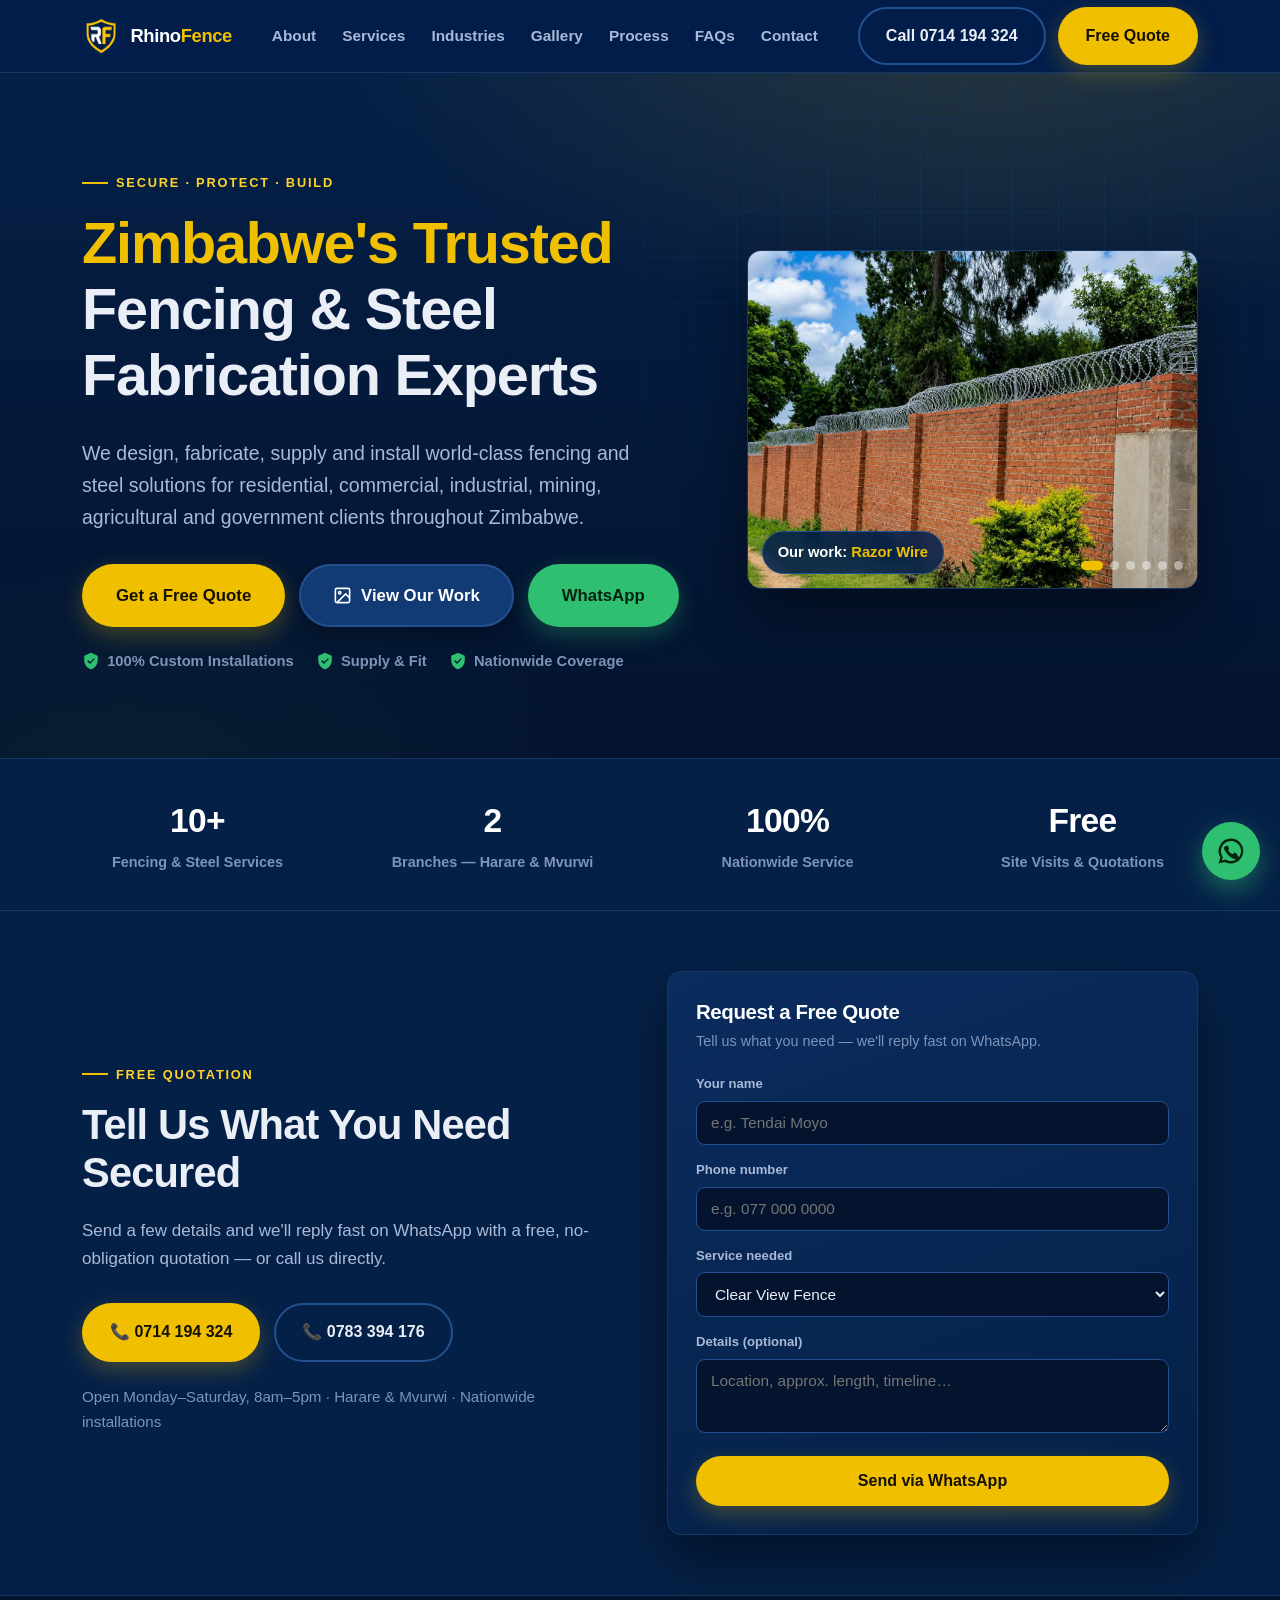
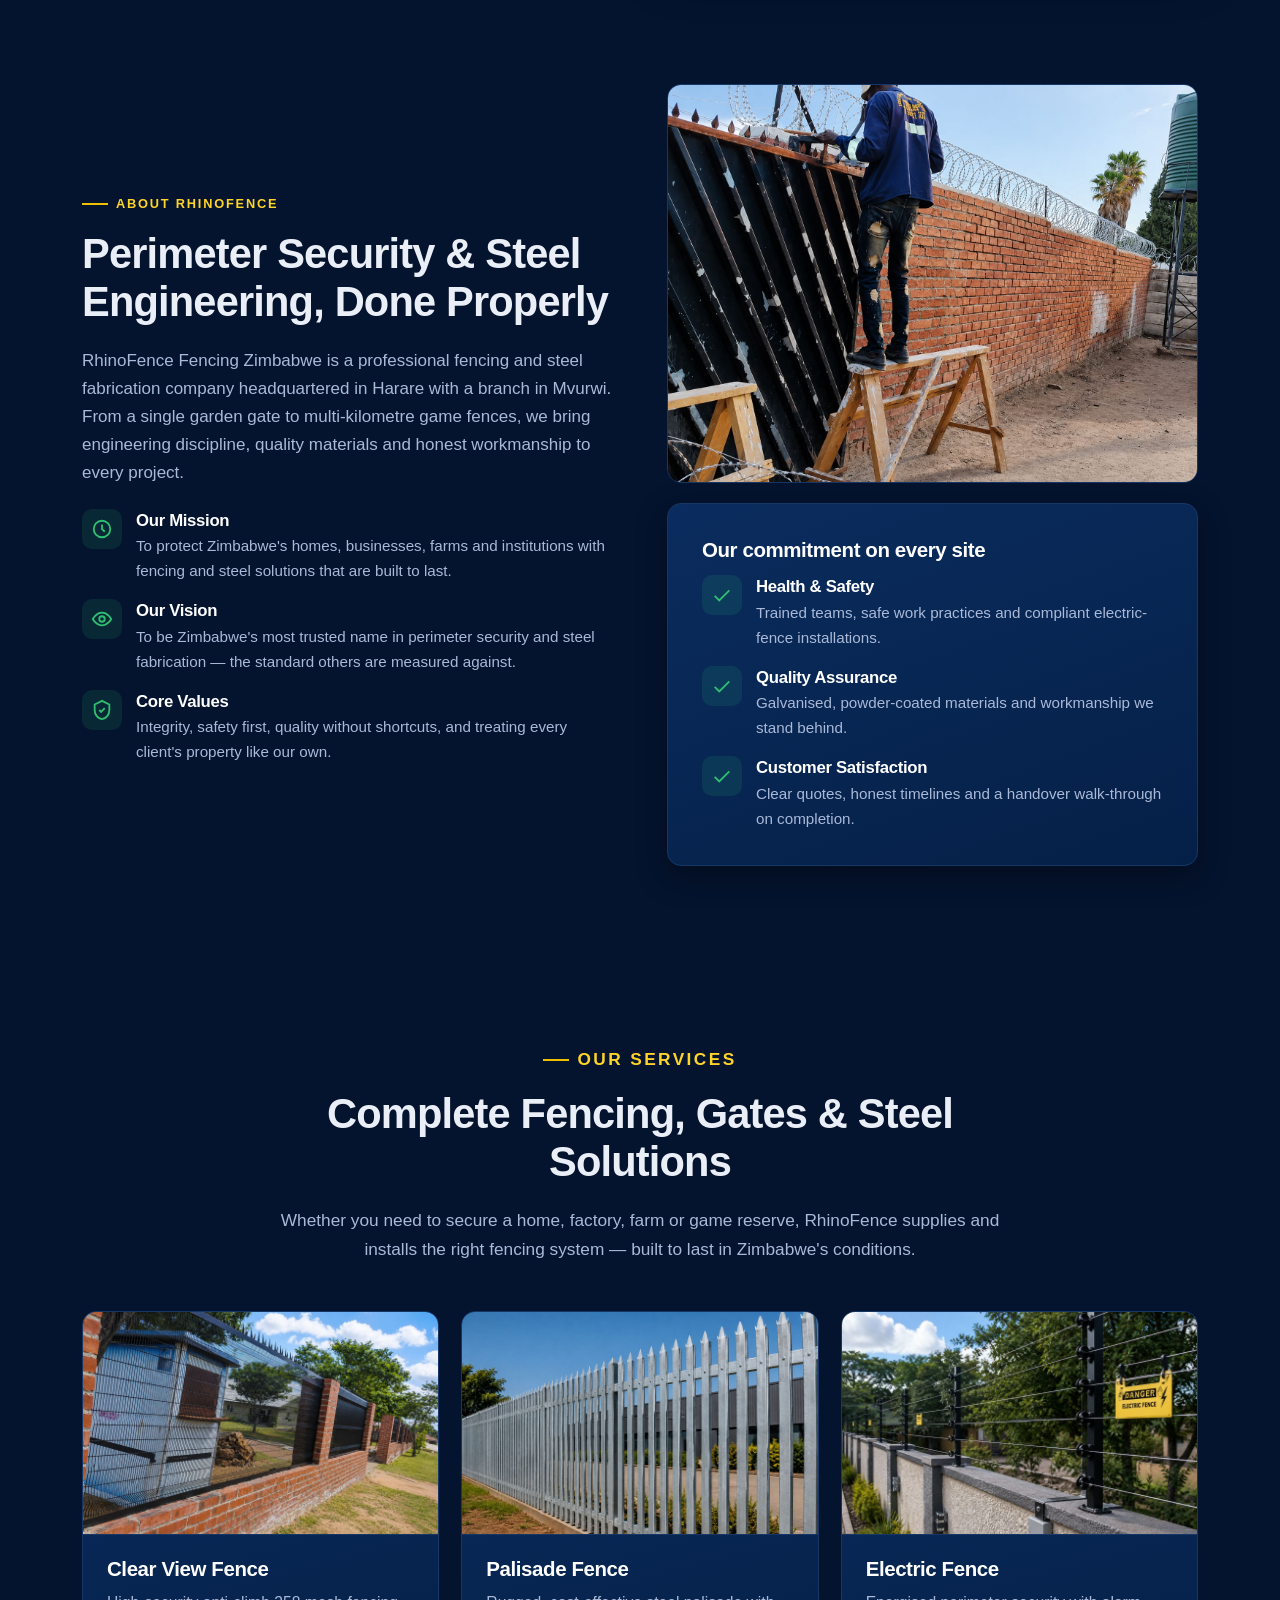
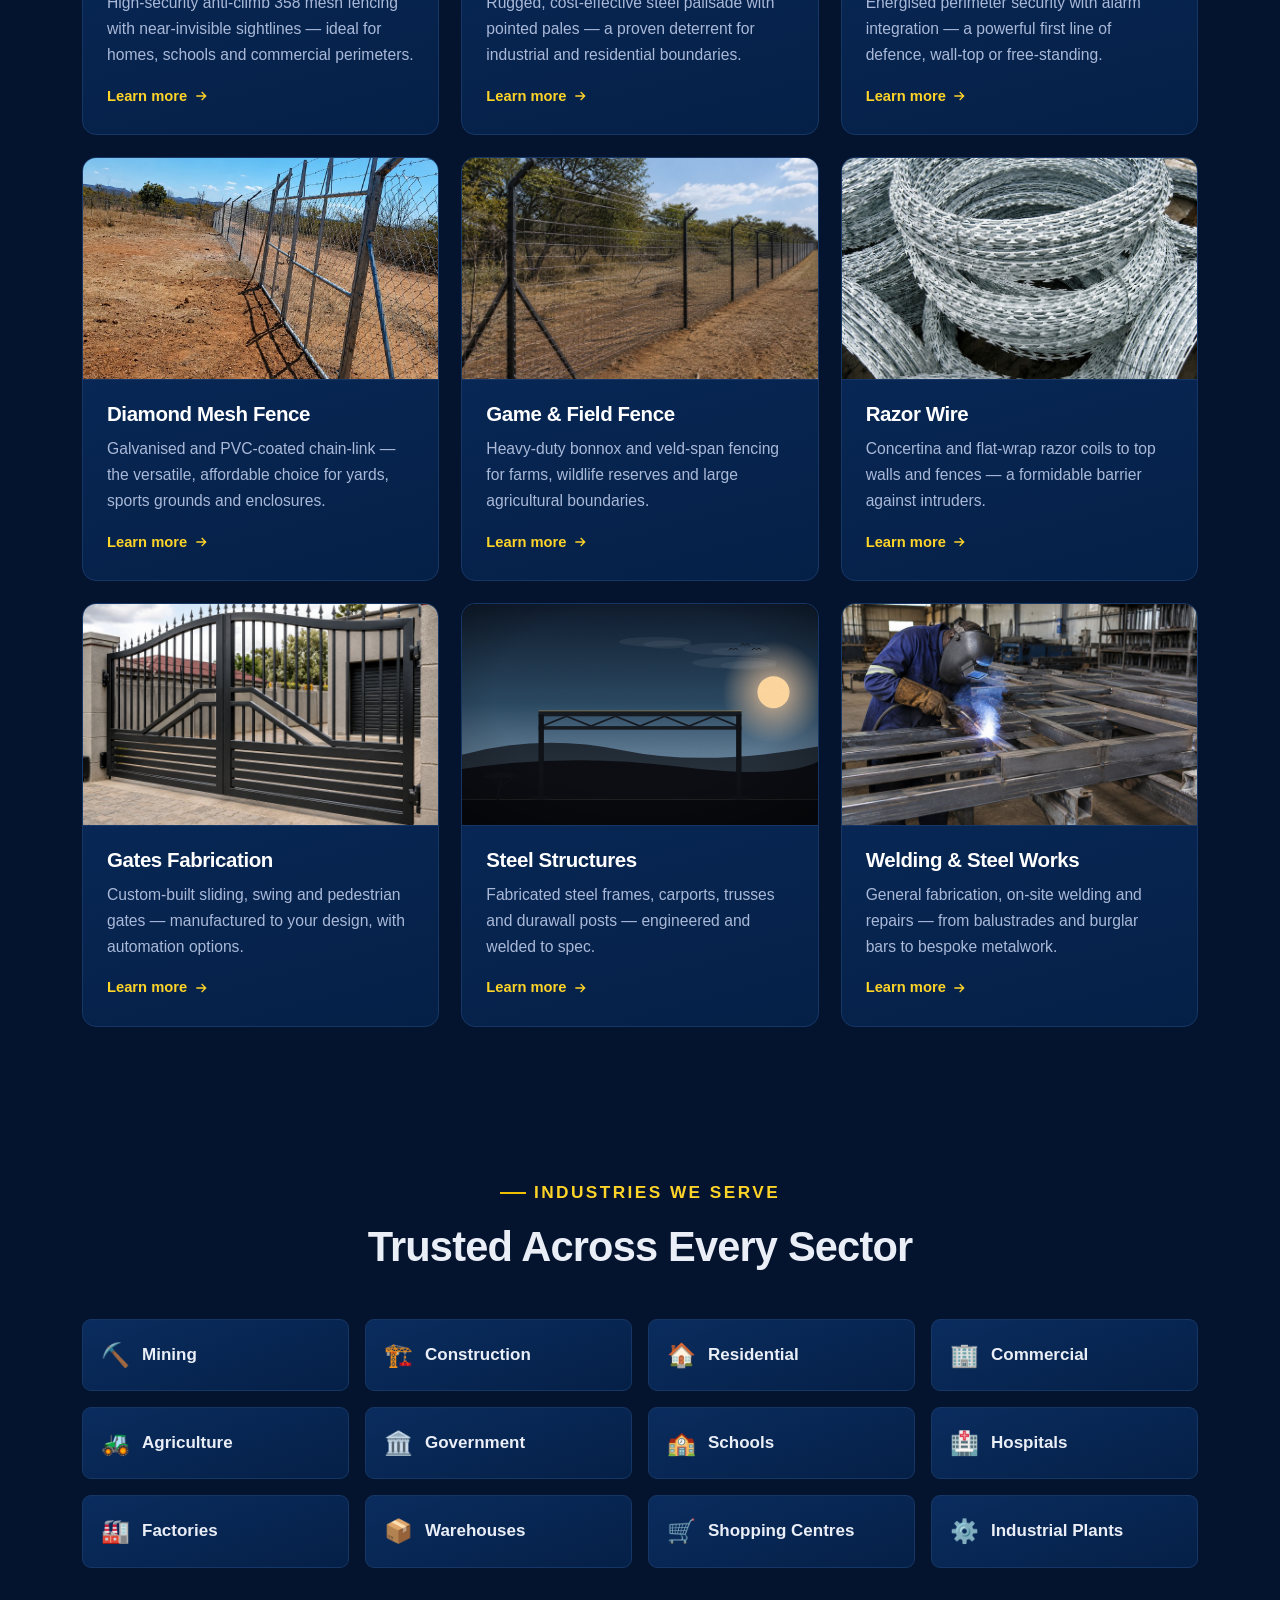
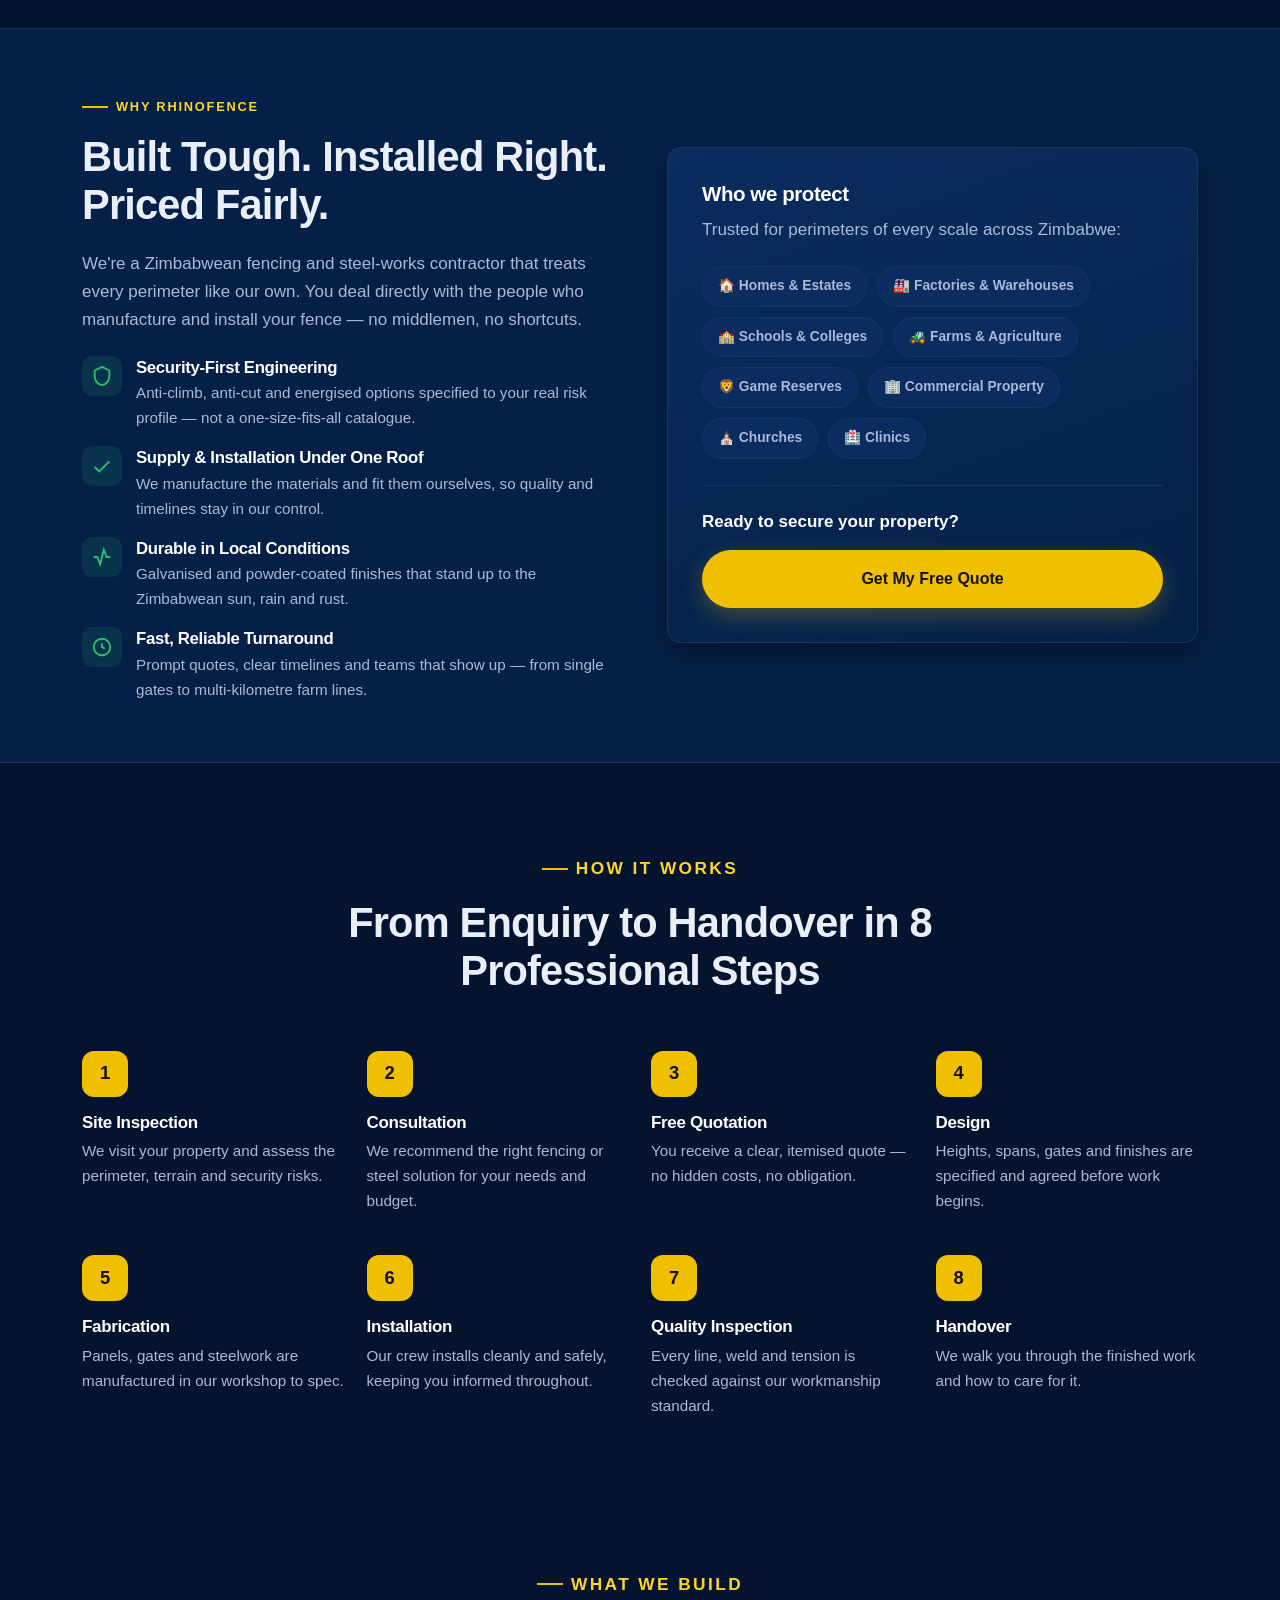
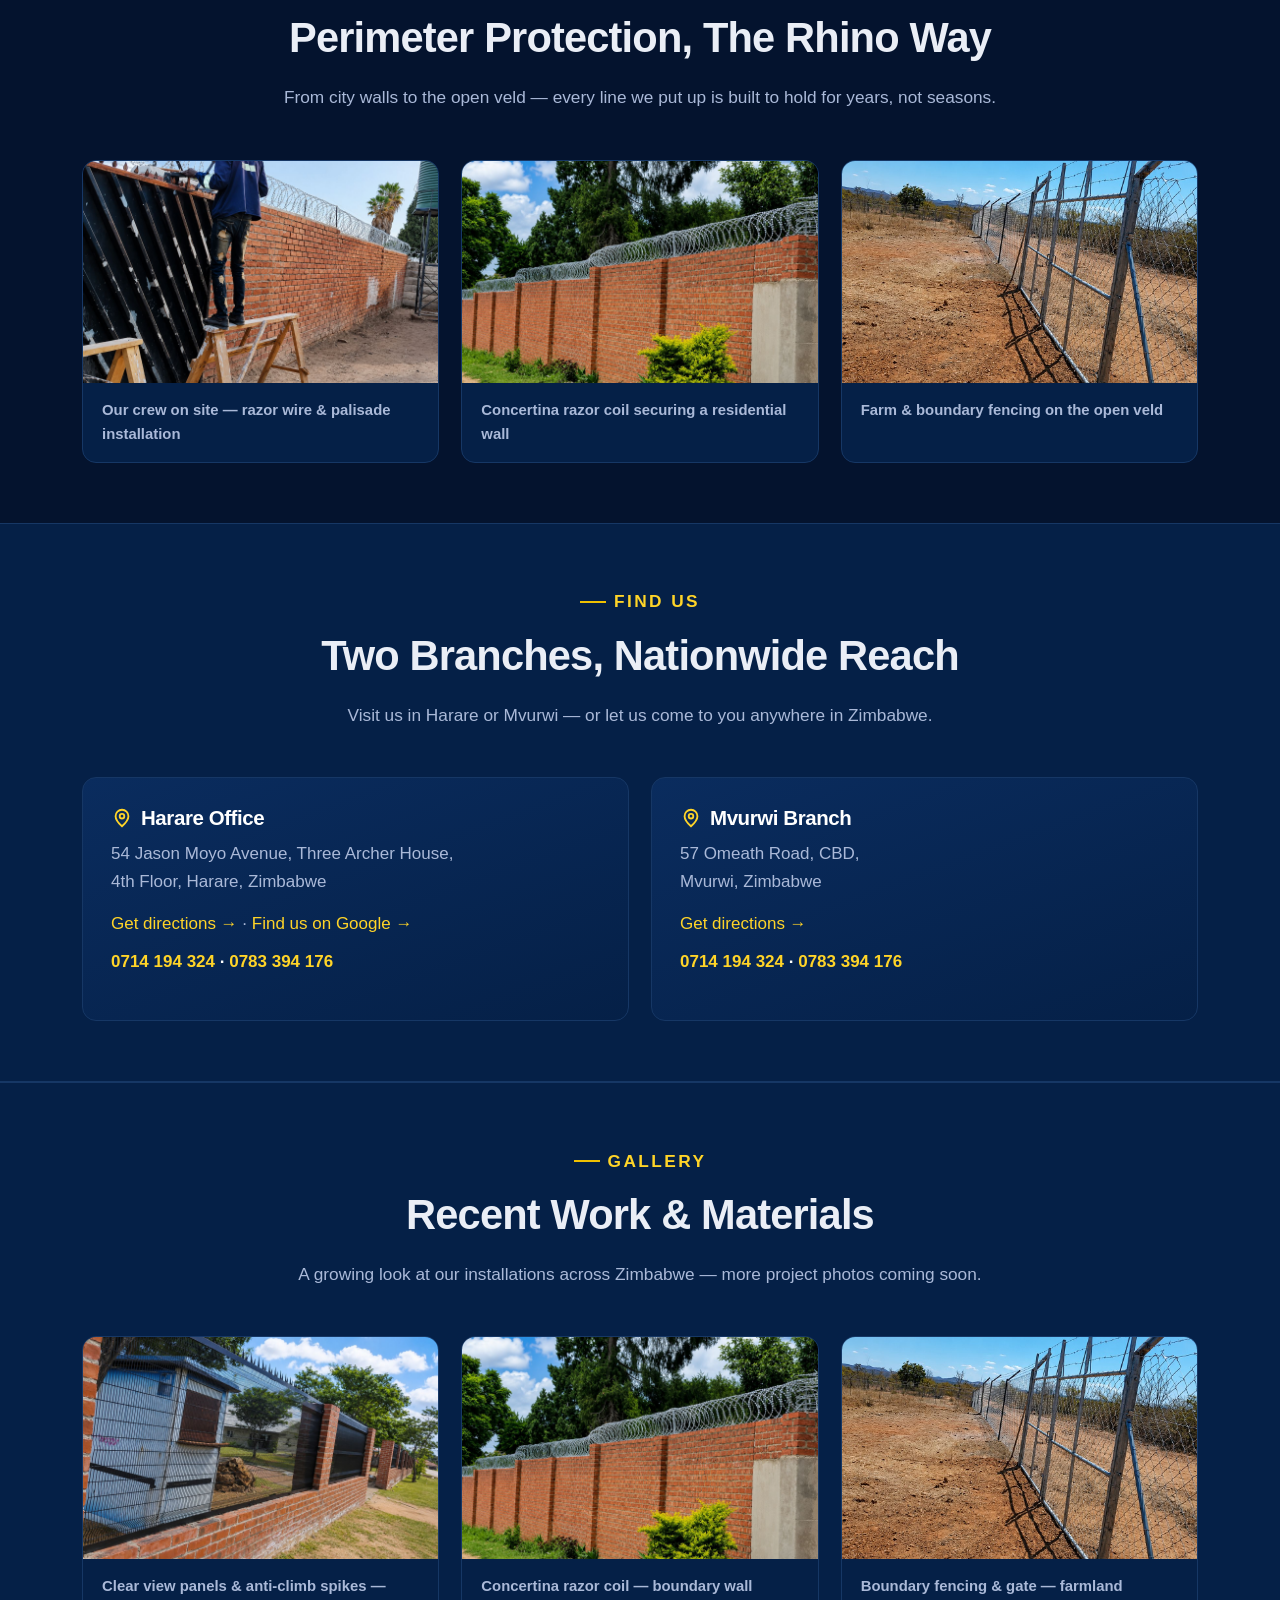
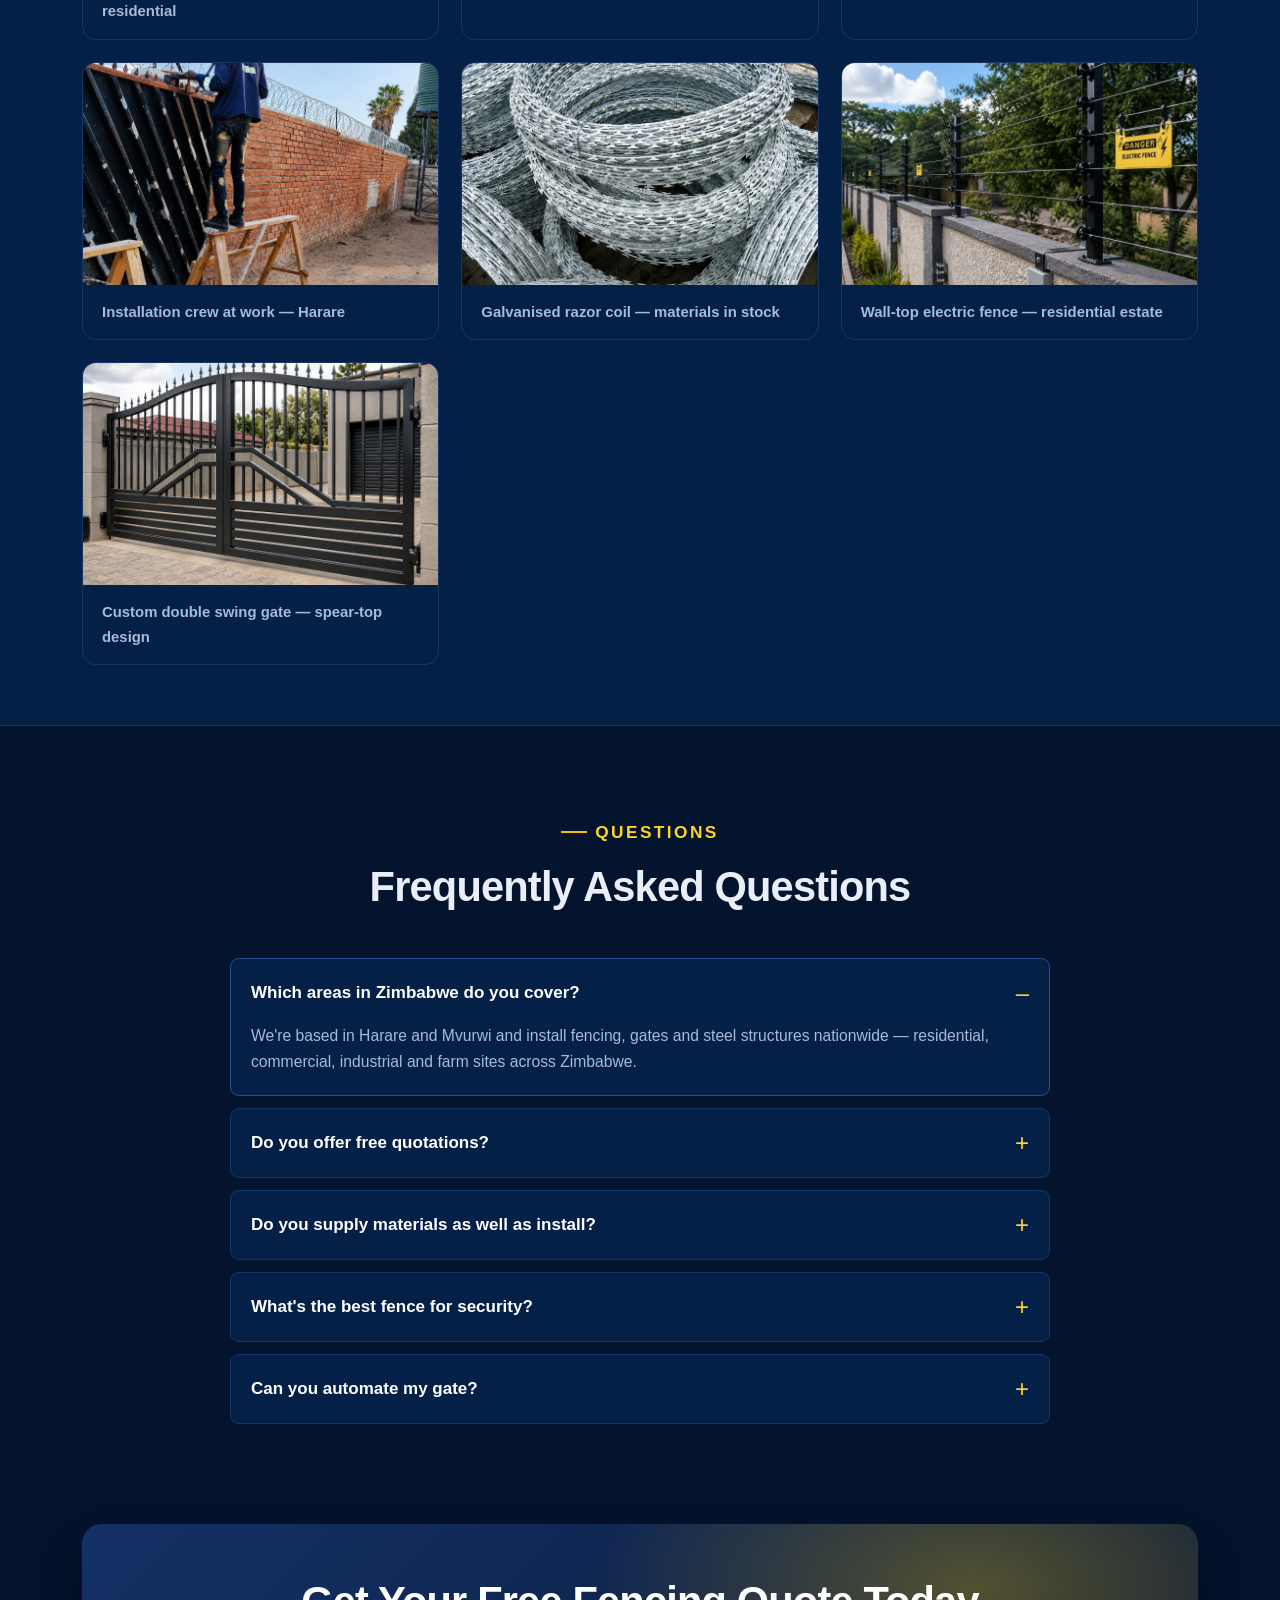
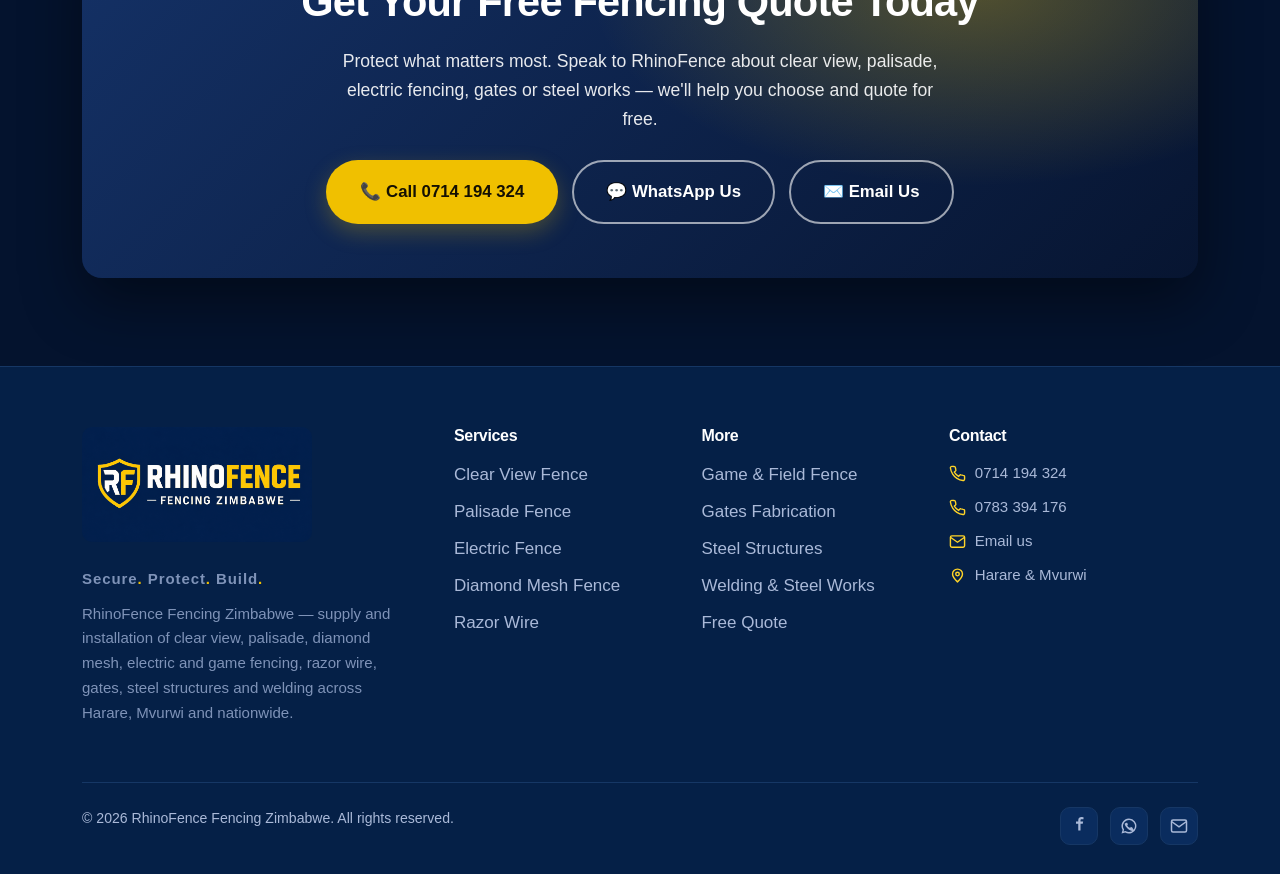
<file: index.html>
<!DOCTYPE html>
<html lang="en">
<head>
<meta charset="utf-8">
<meta name="viewport" content="width=device-width, initial-scale=1">
<meta name="google-site-verification" content="VT709e-QjHFBOsOX7p2VowrBxHjDzdUEajk3Qvo1pLU">
<meta name="theme-color" content="#081124">

<title>RhinoFence Fencing Zimbabwe | Clear View, Palisade &amp; Electric Fencing Harare</title>
<meta name="description" content="RhinoFence Fencing Zimbabwe supplies and installs clear view, palisade, diamond mesh, electric &amp; game fencing, razor wire, gates and steel structures in Harare, Mvurwi &amp; nationwide. Get a free quote — call 0714 194 324.">
<meta name="keywords" content="fencing Zimbabwe, clear view fence Harare, palisade fence, electric fence Zimbabwe, diamond mesh fence, razor wire, game fence, gates fabrication, steel structures, welding Harare, Mvurwi fencing">
<meta name="author" content="RhinoFence Fencing Zimbabwe">
<meta name="robots" content="index, follow, max-image-preview:large">
<link rel="canonical" href="https://www.rhinofencefencingzimbabwe.co.zw/">

<!-- Open Graph -->
<meta property="og:type" content="website">
<meta property="og:site_name" content="RhinoFence Fencing Zimbabwe">
<meta property="og:title" content="RhinoFence Fencing Zimbabwe | Clear View, Palisade &amp; Electric Fencing">
<meta property="og:description" content="Durable, professionally installed fencing across Zimbabwe — clear view, palisade, diamond mesh, electric fences, razor wire, gates &amp; steel works. Free quotes.">
<meta property="og:url" content="https://www.rhinofencefencingzimbabwe.co.zw/">
<meta property="og:locale" content="en_ZW">
<meta property="og:image" content="https://www.rhinofencefencingzimbabwe.co.zw/assets/social-card.svg">
<meta property="og:image:alt" content="RhinoFence Fencing Zimbabwe">

<!-- Twitter -->
<meta name="twitter:card" content="summary_large_image">
<meta name="twitter:title" content="RhinoFence Fencing Zimbabwe">
<meta name="twitter:description" content="Clear view, palisade, diamond mesh, electric fencing, razor wire, gates &amp; steel structures. Harare · Mvurwi · Nationwide. Free quotes.">
<meta name="twitter:image" content="https://www.rhinofencefencingzimbabwe.co.zw/assets/social-card.svg">

<link rel="icon" href="/assets/brand/icon-192.png" type="image/png">
<link rel="apple-touch-icon" href="/assets/brand/icon-192.png">
<link rel="preload" href="/assets/photos/hero/razor-wire-boundary-wall.jpg" as="image">
<link rel="manifest" href="/site.webmanifest">
<link rel="preload" href="/assets/styles.css?v=8" as="style">
<link rel="stylesheet" href="/assets/styles.css?v=8">

<!-- Structured data: LocalBusiness -->
<script type="application/ld+json">
{
  "@context": "https://schema.org",
  "@type": "GeneralContractor",
  "@id": "https://www.rhinofencefencingzimbabwe.co.zw/#business",
  "name": "RhinoFence Fencing Zimbabwe",
  "alternateName": "RhinoFence Fencing & Steel Works",
  "url": "https://www.rhinofencefencingzimbabwe.co.zw/",
  "image": "https://www.rhinofencefencingzimbabwe.co.zw/assets/social-card.svg",
  "logo": "https://www.rhinofencefencingzimbabwe.co.zw/assets/brand/logo-full.png",
  "description": "Fencing contractor supplying and installing clear view, palisade, diamond mesh, field, electric and game fencing, razor wire, gates, steel structures and welding across Zimbabwe.",
  "email": "rhinofencefencingzimbabwe01@gmail.com",
  "telephone": "+263714194324",
  "priceRange": "$$",
  "areaServed": [
    { "@type": "Country", "name": "Zimbabwe" },
    { "@type": "City", "name": "Harare" },
    { "@type": "City", "name": "Mvurwi" }
  ],
  "currenciesAccepted": "USD, ZWL",
  "sameAs": [
    "https://www.facebook.com/share/1DCCPf2GQW/",
    "https://share.google/uyUssnE6B2Se1Pex4"
  ],
  "hasMap": "https://share.google/uyUssnE6B2Se1Pex4",
  "geo": {
    "@type": "GeoCoordinates",
    "latitude": -17.7412627,
    "longitude": 31.0258023
  },
  "contactPoint": [{
    "@type": "ContactPoint",
    "telephone": "+263714194324",
    "contactType": "sales",
    "areaServed": "ZW",
    "availableLanguage": ["en", "sn"]
  }],
  "location": [
    {
      "@type": "Place",
      "name": "RhinoFence — Harare Office",
      "address": {
        "@type": "PostalAddress",
        "streetAddress": "54 Jason Moyo Avenue, Three Archer House, 4th Floor",
        "addressLocality": "Harare",
        "addressCountry": "ZW"
      },
      "geo": {
        "@type": "GeoCoordinates",
        "latitude": -17.7412627,
        "longitude": 31.0258023
      }
    },
    {
      "@type": "Place",
      "name": "RhinoFence — Mvurwi Branch",
      "address": {
        "@type": "PostalAddress",
        "streetAddress": "57 Omeath Road, CBD",
        "addressLocality": "Mvurwi",
        "addressCountry": "ZW"
      }
    }
  ],
  "openingHoursSpecification": [{
    "@type": "OpeningHoursSpecification",
    "dayOfWeek": ["Monday","Tuesday","Wednesday","Thursday","Friday","Saturday"],
    "opens": "08:00",
    "closes": "17:00"
  }],
  "makesOffer": [
    { "@type": "Offer", "itemOffered": { "@type": "Service", "name": "Clear View Fence" } },
    { "@type": "Offer", "itemOffered": { "@type": "Service", "name": "Palisade Fence" } },
    { "@type": "Offer", "itemOffered": { "@type": "Service", "name": "Diamond Mesh Fence" } },
    { "@type": "Offer", "itemOffered": { "@type": "Service", "name": "Field Fence" } },
    { "@type": "Offer", "itemOffered": { "@type": "Service", "name": "Electric Fence" } },
    { "@type": "Offer", "itemOffered": { "@type": "Service", "name": "Gates Fabrication" } },
    { "@type": "Offer", "itemOffered": { "@type": "Service", "name": "Game Fence" } },
    { "@type": "Offer", "itemOffered": { "@type": "Service", "name": "Razor Wire" } },
    { "@type": "Offer", "itemOffered": { "@type": "Service", "name": "Steel Structures" } },
    { "@type": "Offer", "itemOffered": { "@type": "Service", "name": "Welding & Steel Works" } }
  ]
}
</script>
<!-- Structured data: FAQ -->
<script type="application/ld+json">
{
  "@context": "https://schema.org",
  "@type": "FAQPage",
  "mainEntity": [
    {
      "@type": "Question",
      "name": "Which areas in Zimbabwe does RhinoFence cover?",
      "acceptedAnswer": { "@type": "Answer", "text": "We are based in Harare and Mvurwi and install fencing, gates and steel structures nationwide across Zimbabwe, including residential, commercial, industrial and farm sites." }
    },
    {
      "@type": "Question",
      "name": "Do you offer free quotations?",
      "acceptedAnswer": { "@type": "Answer", "text": "Yes. We provide free, no-obligation site assessments and quotations. Call 0714 194 324 or 0783 394 176, or send your details through our online quote form and WhatsApp." }
    },
    {
      "@type": "Question",
      "name": "What types of fencing do you supply and install?",
      "acceptedAnswer": { "@type": "Answer", "text": "Clear view fencing, palisade fencing, diamond mesh, field fencing, electric fencing, game fencing and razor wire, plus custom gate fabrication, steel structures and general welding and steel works." }
    },
    {
      "@type": "Question",
      "name": "Do you both supply materials and install?",
      "acceptedAnswer": { "@type": "Answer", "text": "Yes. RhinoFence is a full-service contractor — we manufacture and supply fencing materials and gates, and our teams handle professional installation from start to finish." }
    }
  ]
}
</script>
</head>
<body>

<!-- ============ HEADER ============ -->
<header class="site-header">
  <div class="container nav">
    <a class="brand" href="/" aria-label="RhinoFence Fencing Zimbabwe home">
      <img src="/assets/brand/icon-192.png" width="38" height="38" alt="" aria-hidden="true">
      <span>Rhino<b>Fence</b></span>
    </a>
    <nav aria-label="Primary">
      <ul class="nav-links" id="menu">
        <li><a href="#about">About</a></li>
        <li><a href="#services">Services</a></li>
        <li><a href="#industries">Industries</a></li>
        <li><a href="#gallery">Gallery</a></li>
        <li><a href="#process">Process</a></li>
        <li><a href="#faq">FAQs</a></li>
        <li><a href="#contact">Contact</a></li>
      </ul>
    </nav>
    <div class="nav-cta">
      <a class="btn btn--ghost" href="tel:+263714194324">Call 0714 194 324</a>
      <a class="btn btn--primary" href="#quote">Free Quote</a>
      <button class="nav-toggle" aria-label="Toggle menu" aria-controls="menu" aria-expanded="false">
        <span></span><span></span><span></span>
      </button>
    </div>
  </div>
</header>

<main>
<!-- ============ HERO ============ -->
<section class="hero">
  <div class="container hero-grid">
    <div>
      <p class="eyebrow">Secure · Protect · Build</p>
      <h1><span>Zimbabwe's Trusted</span> Fencing &amp; Steel Fabrication Experts</h1>
      <p class="lead">We design, fabricate, supply and install world-class fencing and steel solutions for residential, commercial, industrial, mining, agricultural and government clients throughout Zimbabwe.</p>
      <div class="hero-cta">
        <a class="btn btn--primary btn--lg" href="#quote">Get a Free Quote</a>
        <a class="btn btn--blue btn--lg" href="#gallery"><svg viewBox="0 0 24 24" fill="none" stroke="currentColor" stroke-width="2"><rect x="3" y="3" width="18" height="18" rx="2"/><circle cx="8.5" cy="8.5" r="1.5"/><path d="m21 15-5-5L5 21"/></svg> View Our Work</a>
        <a class="btn btn--wa btn--lg" href="https://wa.me/263714194324" target="_blank" rel="noopener">WhatsApp</a>
      </div>
      <div class="hero-trust">
        <span><svg viewBox="0 0 24 24" fill="currentColor"><path d="M12 1 3 5v6c0 5.5 3.8 10.7 9 12 5.2-1.3 9-6.5 9-12V5l-9-4zm-1.2 15L7 12.2l1.4-1.4 2.4 2.4 5-5L17.2 9 10.8 16z"/></svg> 100% Custom Installations</span>
        <span><svg viewBox="0 0 24 24" fill="currentColor"><path d="M12 1 3 5v6c0 5.5 3.8 10.7 9 12 5.2-1.3 9-6.5 9-12V5l-9-4zm-1.2 15L7 12.2l1.4-1.4 2.4 2.4 5-5L17.2 9 10.8 16z"/></svg> Supply &amp; Fit</span>
        <span><svg viewBox="0 0 24 24" fill="currentColor"><path d="M12 1 3 5v6c0 5.5 3.8 10.7 9 12 5.2-1.3 9-6.5 9-12V5l-9-4zm-1.2 15L7 12.2l1.4-1.4 2.4 2.4 5-5L17.2 9 10.8 16z"/></svg> Nationwide Coverage</span>
      </div>
    </div>

    <div class="carousel" aria-label="Examples of our fencing and steel work">
      <img class="c-slide active" src="/assets/photos/hero/razor-wire-boundary-wall.jpg" alt="Concertina razor wire on a residential boundary wall" width="1200" height="900" data-label="Razor Wire">
      <img class="c-slide" src="/assets/photos/hero/clear-view-fence-wall.jpg" alt="Clear view anti-climb fence panels on a brick wall" width="1200" height="900" loading="lazy" data-label="Clear View Fence">
      <img class="c-slide" src="/assets/photos/hero/palisade-fence-industrial.jpg" alt="Galvanised steel palisade fence at an industrial site" width="1200" height="900" loading="lazy" data-label="Palisade Fence">
      <img class="c-slide" src="/assets/photos/hero/electric-fence-wall-top.jpg" alt="Wall-top electric fence with warning signage" width="1200" height="900" loading="lazy" data-label="Electric Fence">
      <img class="c-slide" src="/assets/photos/hero/game-fence-veld.jpg" alt="Game fence line across open bushland" width="1200" height="900" loading="lazy" data-label="Game Fence">
      <img class="c-slide" src="/assets/photos/hero/custom-steel-gate.jpg" alt="Custom fabricated double swing gate" width="1200" height="900" loading="lazy" data-label="Gates Fabrication">
      <span class="c-label">Our work: <b data-c-label>Razor Wire</b></span>
      <div class="c-dots" role="tablist" aria-label="Choose slide"></div>
    </div>
  </div>
</section>

<!-- ============ STATS ============ -->
<section class="stat-strip" aria-label="Company highlights">
  <div class="container stat-grid">
    <div class="stat"><b data-count="10" data-suffix="+">0+</b><span>Fencing &amp; Steel Services</span></div>
    <div class="stat"><b data-count="2">0</b><span>Branches — Harare &amp; Mvurwi</span></div>
    <div class="stat"><b data-count="100" data-suffix="%">0%</b><span>Nationwide Service</span></div>
    <div class="stat"><b>Free</b><span>Site Visits &amp; Quotations</span></div>
  </div>
</section>

<!-- ============ QUOTE ============ -->
<section class="section section--tight" id="quote" style="background:var(--steel-800);border-bottom:1px solid var(--line)">
  <div class="container split">
    <div>
      <p class="eyebrow">Free Quotation</p>
      <h2>Tell Us What You Need Secured</h2>
      <p>Send a few details and we'll reply fast on WhatsApp with a free, no-obligation quotation — or call us directly.</p>
      <div class="hero-cta">
        <a class="btn btn--primary" href="tel:+263714194324">📞 0714 194 324</a>
        <a class="btn btn--ghost" href="tel:+263783394176">📞 0783 394 176</a>
      </div>
      <p style="font-size:.95rem;color:var(--text-mute)">Open Monday–Saturday, 8am–5pm · Harare &amp; Mvurwi · Nationwide installations</p>
    </div>
    <aside class="hero-card">
      <h3>Request a Free Quote</h3>
      <p class="muted">Tell us what you need — we'll reply fast on WhatsApp.</p>
      <form id="quote-form">
        <div class="quote-field">
          <label for="q-name">Your name</label>
          <input id="q-name" name="name" type="text" autocomplete="name" placeholder="e.g. Tendai Moyo" required>
        </div>
        <div class="quote-field">
          <label for="q-phone">Phone number</label>
          <input id="q-phone" name="phone" type="tel" autocomplete="tel" placeholder="e.g. 077 000 0000" required>
        </div>
        <div class="quote-field">
          <label for="q-service">Service needed</label>
          <select id="q-service" name="service">
            <option>Clear View Fence</option>
            <option>Palisade Fence</option>
            <option>Diamond Mesh Fence</option>
            <option>Field Fence</option>
            <option>Electric Fence</option>
            <option>Gates Fabrication</option>
            <option>Game Fence</option>
            <option>Razor Wire</option>
            <option>Steel Structures</option>
            <option>Welding &amp; Steel Works</option>
          </select>
        </div>
        <div class="quote-field">
          <label for="q-detail">Details (optional)</label>
          <textarea id="q-detail" name="detail" placeholder="Location, approx. length, timeline…"></textarea>
        </div>
        <button class="btn btn--primary" type="submit" style="width:100%">Send via WhatsApp</button>
      </form>
    </aside>
  </div>
</section>

<!-- ============ ABOUT ============ -->
<section class="section" id="about">
  <div class="container split">
    <div>
      <p class="eyebrow">About RhinoFence</p>
      <h2>Perimeter Security &amp; Steel Engineering, Done Properly</h2>
      <p>RhinoFence Fencing Zimbabwe is a professional fencing and steel fabrication company headquartered in Harare with a branch in Mvurwi. From a single garden gate to multi-kilometre game fences, we bring engineering discipline, quality materials and honest workmanship to every project.</p>
      <ul class="feature-list">
        <li>
          <span class="fico"><svg viewBox="0 0 24 24" fill="none" stroke="currentColor" stroke-width="2"><circle cx="12" cy="12" r="9"/><path d="M12 7v5l3 3"/></svg></span>
          <div><h4>Our Mission</h4><p>To protect Zimbabwe's homes, businesses, farms and institutions with fencing and steel solutions that are built to last.</p></div>
        </li>
        <li>
          <span class="fico"><svg viewBox="0 0 24 24" fill="none" stroke="currentColor" stroke-width="2"><path d="M2 12s3.5-7 10-7 10 7 10 7-3.5 7-10 7-10-7-10-7z"/><circle cx="12" cy="12" r="3"/></svg></span>
          <div><h4>Our Vision</h4><p>To be Zimbabwe's most trusted name in perimeter security and steel fabrication — the standard others are measured against.</p></div>
        </li>
        <li>
          <span class="fico"><svg viewBox="0 0 24 24" fill="none" stroke="currentColor" stroke-width="2"><path d="M12 2 4 6v6c0 5 3.4 9.4 8 10 4.6-.6 8-5 8-10V6z"/><path d="m9 12 2 2 4-4"/></svg></span>
          <div><h4>Core Values</h4><p>Integrity, safety first, quality without shortcuts, and treating every client's property like our own.</p></div>
        </li>
      </ul>
    </div>
    <div>
      <figure style="margin:0 0 20px;border:1px solid var(--line);border-radius:var(--radius);overflow:hidden">
        <img src="/assets/photos/razor-wire-installation-crew.jpg" alt="RhinoFence technicians installing security fencing on site" width="800" height="600" loading="lazy">
      </figure>
      <div class="panel">
        <h3 style="color:var(--white)">Our commitment on every site</h3>
        <ul class="feature-list" style="margin-top:14px">
          <li><span class="fico"><svg viewBox="0 0 24 24" fill="none" stroke="currentColor" stroke-width="2"><path d="M20 7 9 18l-5-5"/></svg></span><div><h4>Health &amp; Safety</h4><p>Trained teams, safe work practices and compliant electric-fence installations.</p></div></li>
          <li><span class="fico"><svg viewBox="0 0 24 24" fill="none" stroke="currentColor" stroke-width="2"><path d="M20 7 9 18l-5-5"/></svg></span><div><h4>Quality Assurance</h4><p>Galvanised, powder-coated materials and workmanship we stand behind.</p></div></li>
          <li><span class="fico"><svg viewBox="0 0 24 24" fill="none" stroke="currentColor" stroke-width="2"><path d="M20 7 9 18l-5-5"/></svg></span><div><h4>Customer Satisfaction</h4><p>Clear quotes, honest timelines and a handover walk-through on completion.</p></div></li>
        </ul>
      </div>
    </div>
  </div>
</section>

<!-- ============ SERVICES ============ -->
<section class="section" id="services">
  <div class="container">
    <div class="section-head center">
      <p class="eyebrow" style="justify-content:center">Our Services</p>
      <h2>Complete Fencing, Gates &amp; Steel Solutions</h2>
      <p>Whether you need to secure a home, factory, farm or game reserve, RhinoFence supplies and installs the right fencing system — built to last in Zimbabwe's conditions.</p>
    </div>

    <div class="grid grid--3">
      <!-- Clear View -->
      <article class="card card--media">
        <img class="card-img" src="/assets/photos/clear-view-fence-wall.jpg" alt="Clear view anti-climb mesh fence installed on a brick wall by RhinoFence" width="800" height="500" loading="lazy">
        <div class="card-body">
        <h3><a href="/services/clear-view-fence.html">Clear View Fence</a></h3>
        <p>High-security anti-climb 358 mesh fencing with near-invisible sightlines — ideal for homes, schools and commercial perimeters.</p>
        <a class="more" href="/services/clear-view-fence.html">Learn more <svg viewBox="0 0 24 24" fill="none" stroke="currentColor" stroke-width="2"><path d="M5 12h14M13 6l6 6-6 6"/></svg></a>
        </div>
      </article>
      <!-- Palisade -->
      <article class="card card--media">
        <img class="card-img" src="/assets/photos/palisade-fence-industrial.jpg" alt="Galvanised steel palisade fencing with spiked pales at an industrial property" width="800" height="500" loading="lazy">
        <div class="card-body">
        <h3><a href="/services/palisade-fence.html">Palisade Fence</a></h3>
        <p>Rugged, cost-effective steel palisade with pointed pales — a proven deterrent for industrial and residential boundaries.</p>
        <a class="more" href="/services/palisade-fence.html">Learn more <svg viewBox="0 0 24 24" fill="none" stroke="currentColor" stroke-width="2"><path d="M5 12h14M13 6l6 6-6 6"/></svg></a>
        </div>
      </article>
      <!-- Electric -->
      <article class="card card--media">
        <img class="card-img" src="/assets/photos/electric-fence-wall-top.jpg" alt="Wall-top electric fence with danger signage installed on a boundary wall" width="800" height="500" loading="lazy">
        <div class="card-body">
        <h3><a href="/services/electric-fence.html">Electric Fence</a></h3>
        <p>Energised perimeter security with alarm integration — a powerful first line of defence, wall-top or free-standing.</p>
        <a class="more" href="/services/electric-fence.html">Learn more <svg viewBox="0 0 24 24" fill="none" stroke="currentColor" stroke-width="2"><path d="M5 12h14M13 6l6 6-6 6"/></svg></a>
        </div>
      </article>
      <!-- Diamond Mesh -->
      <article class="card card--media">
        <img class="card-img" src="/assets/photos/farm-fence-gate-veld.jpg" alt="Diamond mesh fence line and gate installed on a Zimbabwean farm" width="800" height="500" loading="lazy">
        <div class="card-body">
        <h3><a href="/services/diamond-mesh-fence.html">Diamond Mesh Fence</a></h3>
        <p>Galvanised and PVC-coated chain-link — the versatile, affordable choice for yards, sports grounds and enclosures.</p>
        <a class="more" href="/services/diamond-mesh-fence.html">Learn more <svg viewBox="0 0 24 24" fill="none" stroke="currentColor" stroke-width="2"><path d="M5 12h14M13 6l6 6-6 6"/></svg></a>
        </div>
      </article>
      <!-- Game / Field -->
      <article class="card card--media">
        <img class="card-img" src="/assets/photos/game-fence-veld.jpg" alt="Game fence with electric offset wires protecting bushland" width="800" height="500" loading="lazy">
        <div class="card-body">
        <h3><a href="/services/game-field-fence.html">Game &amp; Field Fence</a></h3>
        <p>Heavy-duty bonnox and veld-span fencing for farms, wildlife reserves and large agricultural boundaries.</p>
        <a class="more" href="/services/game-field-fence.html">Learn more <svg viewBox="0 0 24 24" fill="none" stroke="currentColor" stroke-width="2"><path d="M5 12h14M13 6l6 6-6 6"/></svg></a>
        </div>
      </article>
      <!-- Razor Wire -->
      <article class="card card--media">
        <img class="card-img" src="/assets/photos/razor-wire-coils.jpg" alt="Galvanised concertina razor wire coils supplied by RhinoFence" width="800" height="500" loading="lazy">
        <div class="card-body">
        <h3><a href="/services/razor-wire.html">Razor Wire</a></h3>
        <p>Concertina and flat-wrap razor coils to top walls and fences — a formidable barrier against intruders.</p>
        <a class="more" href="/services/razor-wire.html">Learn more <svg viewBox="0 0 24 24" fill="none" stroke="currentColor" stroke-width="2"><path d="M5 12h14M13 6l6 6-6 6"/></svg></a>
        </div>
      </article>
      <!-- Gates -->
      <article class="card card--media">
        <img class="card-img" src="/assets/photos/custom-steel-gate.jpg" alt="Custom fabricated double swing gate with spear tops" width="800" height="500" loading="lazy">
        <div class="card-body">
        <h3><a href="/services/gates-fabrication.html">Gates Fabrication</a></h3>
        <p>Custom-built sliding, swing and pedestrian gates — manufactured to your design, with automation options.</p>
        <a class="more" href="/services/gates-fabrication.html">Learn more <svg viewBox="0 0 24 24" fill="none" stroke="currentColor" stroke-width="2"><path d="M5 12h14M13 6l6 6-6 6"/></svg></a>
        </div>
      </article>
      <!-- Steel Structures -->
      <article class="card card--media">
        <img class="card-img" src="/assets/img/scene-steel-structures.svg" alt="Steel truss structure — illustration" width="800" height="500" loading="lazy">
        <div class="card-body">
        <h3><a href="/services/steel-structures.html">Steel Structures</a></h3>
        <p>Fabricated steel frames, carports, trusses and durawall posts — engineered and welded to spec.</p>
        <a class="more" href="/services/steel-structures.html">Learn more <svg viewBox="0 0 24 24" fill="none" stroke="currentColor" stroke-width="2"><path d="M5 12h14M13 6l6 6-6 6"/></svg></a>
        </div>
      </article>
      <!-- Welding -->
      <article class="card card--media">
        <img class="card-img" src="/assets/photos/welding-workshop.jpg" alt="RhinoFence welder fabricating steel gate frames in the workshop" width="800" height="500" loading="lazy">
        <div class="card-body">
        <h3><a href="/services/welding-steel-works.html">Welding &amp; Steel Works</a></h3>
        <p>General fabrication, on-site welding and repairs — from balustrades and burglar bars to bespoke metalwork.</p>
        <a class="more" href="/services/welding-steel-works.html">Learn more <svg viewBox="0 0 24 24" fill="none" stroke="currentColor" stroke-width="2"><path d="M5 12h14M13 6l6 6-6 6"/></svg></a>
        </div>
      </article>
    </div>
  </div>
</section>

<!-- ============ INDUSTRIES ============ -->
<section class="section section--tight" id="industries">
  <div class="container">
    <div class="section-head center">
      <p class="eyebrow" style="justify-content:center">Industries We Serve</p>
      <h2>Trusted Across Every Sector</h2>
    </div>
    <div class="ind-grid">
      <div class="ind"><span class="emoji">⛏️</span> Mining</div>
      <div class="ind"><span class="emoji">🏗️</span> Construction</div>
      <div class="ind"><span class="emoji">🏠</span> Residential</div>
      <div class="ind"><span class="emoji">🏢</span> Commercial</div>
      <div class="ind"><span class="emoji">🚜</span> Agriculture</div>
      <div class="ind"><span class="emoji">🏛️</span> Government</div>
      <div class="ind"><span class="emoji">🏫</span> Schools</div>
      <div class="ind"><span class="emoji">🏥</span> Hospitals</div>
      <div class="ind"><span class="emoji">🏭</span> Factories</div>
      <div class="ind"><span class="emoji">📦</span> Warehouses</div>
      <div class="ind"><span class="emoji">🛒</span> Shopping Centres</div>
      <div class="ind"><span class="emoji">⚙️</span> Industrial Plants</div>
    </div>
  </div>
</section>

<!-- ============ WHY US ============ -->
<section class="section section--tight" id="why" style="background:var(--steel-800);border-top:1px solid var(--line);border-bottom:1px solid var(--line)">
  <div class="container split">
    <div>
      <p class="eyebrow">Why RhinoFence</p>
      <h2>Built Tough. Installed Right. Priced Fairly.</h2>
      <p>We're a Zimbabwean fencing and steel-works contractor that treats every perimeter like our own. You deal directly with the people who manufacture and install your fence — no middlemen, no shortcuts.</p>
      <ul class="feature-list">
        <li>
          <span class="fico"><svg viewBox="0 0 24 24" fill="none" stroke="currentColor" stroke-width="2"><path d="M12 2 4 6v6c0 5 3.4 9.4 8 10 4.6-.6 8-5 8-10V6z"/></svg></span>
          <div><h4>Security-First Engineering</h4><p>Anti-climb, anti-cut and energised options specified to your real risk profile — not a one-size-fits-all catalogue.</p></div>
        </li>
        <li>
          <span class="fico"><svg viewBox="0 0 24 24" fill="none" stroke="currentColor" stroke-width="2"><path d="M20 7 9 18l-5-5"/></svg></span>
          <div><h4>Supply &amp; Installation Under One Roof</h4><p>We manufacture the materials and fit them ourselves, so quality and timelines stay in our control.</p></div>
        </li>
        <li>
          <span class="fico"><svg viewBox="0 0 24 24" fill="none" stroke="currentColor" stroke-width="2"><path d="M3 12h4l3 8 4-16 3 8h4"/></svg></span>
          <div><h4>Durable in Local Conditions</h4><p>Galvanised and powder-coated finishes that stand up to the Zimbabwean sun, rain and rust.</p></div>
        </li>
        <li>
          <span class="fico"><svg viewBox="0 0 24 24" fill="none" stroke="currentColor" stroke-width="2"><path d="M12 8v4l3 2M12 3a9 9 0 1 0 0 18 9 9 0 0 0 0-18z"/></svg></span>
          <div><h4>Fast, Reliable Turnaround</h4><p>Prompt quotes, clear timelines and teams that show up — from single gates to multi-kilometre farm lines.</p></div>
        </li>
      </ul>
    </div>
    <div class="panel">
      <h3 style="color:var(--white)">Who we protect</h3>
      <p>Trusted for perimeters of every scale across Zimbabwe:</p>
      <div class="chips">
        <span class="chip">🏠 Homes &amp; Estates</span>
        <span class="chip">🏭 Factories &amp; Warehouses</span>
        <span class="chip">🏫 Schools &amp; Colleges</span>
        <span class="chip">🚜 Farms &amp; Agriculture</span>
        <span class="chip">🦁 Game Reserves</span>
        <span class="chip">🏢 Commercial Property</span>
        <span class="chip">⛪ Churches</span>
        <span class="chip">🏥 Clinics</span>
      </div>
      <div style="margin-top:26px;padding-top:22px;border-top:1px solid var(--line)">
        <p style="margin-bottom:14px"><strong style="color:var(--white)">Ready to secure your property?</strong></p>
        <a class="btn btn--primary" href="#quote" style="width:100%">Get My Free Quote</a>
      </div>
    </div>
  </div>
</section>

<!-- ============ PROCESS ============ -->
<section class="section" id="process">
  <div class="container">
    <div class="section-head center">
      <p class="eyebrow" style="justify-content:center">How It Works</p>
      <h2>From Enquiry to Handover in 8 Professional Steps</h2>
    </div>
    <div class="steps">
      <div class="step"><div class="num">1</div><h4>Site Inspection</h4><p>We visit your property and assess the perimeter, terrain and security risks.</p></div>
      <div class="step"><div class="num">2</div><h4>Consultation</h4><p>We recommend the right fencing or steel solution for your needs and budget.</p></div>
      <div class="step"><div class="num">3</div><h4>Free Quotation</h4><p>You receive a clear, itemised quote — no hidden costs, no obligation.</p></div>
      <div class="step"><div class="num">4</div><h4>Design</h4><p>Heights, spans, gates and finishes are specified and agreed before work begins.</p></div>
      <div class="step"><div class="num">5</div><h4>Fabrication</h4><p>Panels, gates and steelwork are manufactured in our workshop to spec.</p></div>
      <div class="step"><div class="num">6</div><h4>Installation</h4><p>Our crew installs cleanly and safely, keeping you informed throughout.</p></div>
      <div class="step"><div class="num">7</div><h4>Quality Inspection</h4><p>Every line, weld and tension is checked against our workmanship standard.</p></div>
      <div class="step"><div class="num">8</div><h4>Handover</h4><p>We walk you through the finished work and how to care for it.</p></div>
    </div>
  </div>
</section>

<!-- ============ SHOWCASE ============ -->
<section class="section section--tight" id="work">
  <div class="container">
    <div class="section-head center">
      <p class="eyebrow" style="justify-content:center">What We Build</p>
      <h2>Perimeter Protection, The Rhino Way</h2>
      <p>From city walls to the open veld — every line we put up is built to hold for years, not seasons.</p>
    </div>
    <div class="showcase-grid">
      <figure>
        <img src="/assets/photos/razor-wire-installation-crew.jpg" alt="RhinoFence crew installing razor wire and steel palisade on a boundary wall" width="800" height="600" loading="lazy">
        <figcaption>Our crew on site — razor wire &amp; palisade installation</figcaption>
      </figure>
      <figure>
        <img src="/assets/photos/razor-wire-boundary-wall.jpg" alt="Concertina razor wire installed along a residential brick boundary wall" width="800" height="600" loading="lazy">
        <figcaption>Concertina razor coil securing a residential wall</figcaption>
      </figure>
      <figure>
        <img src="/assets/photos/farm-fence-gate-veld.jpg" alt="Fence line and steel gate installed across open farmland in Zimbabwe" width="800" height="600" loading="lazy">
        <figcaption>Farm &amp; boundary fencing on the open veld</figcaption>
      </figure>
    </div>
  </div>
</section>

<!-- ============ LOCATIONS ============ -->
<section class="section section--tight" id="locations" style="background:var(--steel-800);border-top:1px solid var(--line);border-bottom:1px solid var(--line)">
  <div class="container">
    <div class="section-head center">
      <p class="eyebrow" style="justify-content:center">Find Us</p>
      <h2>Two Branches, Nationwide Reach</h2>
      <p>Visit us in Harare or Mvurwi — or let us come to you anywhere in Zimbabwe.</p>
    </div>
    <div class="loc-grid">
      <div class="loc">
        <h3><svg viewBox="0 0 24 24" fill="none" stroke="currentColor" stroke-width="2"><path d="M12 21s7-6.3 7-11a7 7 0 1 0-14 0c0 4.7 7 11 7 11z"/><circle cx="12" cy="10" r="2.5"/></svg> Harare Office</h3>
        <address>54 Jason Moyo Avenue, Three Archer House,<br>4th Floor, Harare, Zimbabwe</address>
        <p style="margin:0 0 10px"><a href="https://www.google.com/maps/search/?api=1&amp;query=-17.7412627,31.0258023" target="_blank" rel="noopener">Get directions →</a> · <a href="https://share.google/uyUssnE6B2Se1Pex4" target="_blank" rel="noopener">Find us on Google →</a></p>
        <p class="tel"><a href="tel:+263714194324">0714 194 324</a> · <a href="tel:+263783394176">0783 394 176</a></p>
      </div>
      <div class="loc">
        <h3><svg viewBox="0 0 24 24" fill="none" stroke="currentColor" stroke-width="2"><path d="M12 21s7-6.3 7-11a7 7 0 1 0-14 0c0 4.7 7 11 7 11z"/><circle cx="12" cy="10" r="2.5"/></svg> Mvurwi Branch</h3>
        <address>57 Omeath Road, CBD,<br>Mvurwi, Zimbabwe</address>
        <p style="margin:0 0 10px"><a href="https://www.google.com/maps/search/?api=1&amp;query=57+Omeath+Road+Mvurwi" target="_blank" rel="noopener">Get directions →</a></p>
        <p class="tel"><a href="tel:+263714194324">0714 194 324</a> · <a href="tel:+263783394176">0783 394 176</a></p>
      </div>
    </div>
  </div>
</section>


<!-- ============ GALLERY ============ -->
<section class="section section--tight" id="gallery" style="background:var(--steel-800);border-top:1px solid var(--line);border-bottom:1px solid var(--line)">
  <div class="container">
    <div class="section-head center">
      <p class="eyebrow" style="justify-content:center">Gallery</p>
      <h2>Recent Work &amp; Materials</h2>
      <p>A growing look at our installations across Zimbabwe — more project photos coming soon.</p>
    </div>
    <div class="showcase-grid">
      <figure>
        <img src="/assets/photos/clear-view-fence-wall.jpg" alt="Clear view anti-climb fence panels with spike topping on a residential wall" width="800" height="600" loading="lazy">
        <figcaption>Clear view panels &amp; anti-climb spikes — residential</figcaption>
      </figure>
      <figure>
        <img src="/assets/photos/razor-wire-boundary-wall.jpg" alt="Concertina razor wire coil along a brick boundary wall" width="800" height="600" loading="lazy">
        <figcaption>Concertina razor coil — boundary wall</figcaption>
      </figure>
      <figure>
        <img src="/assets/photos/farm-fence-gate-veld.jpg" alt="Wire fence line and steel gate across open farmland" width="800" height="600" loading="lazy">
        <figcaption>Boundary fencing &amp; gate — farmland</figcaption>
      </figure>
      <figure>
        <img src="/assets/photos/razor-wire-installation-crew.jpg" alt="RhinoFence crew installing razor wire and palisade on site" width="800" height="600" loading="lazy">
        <figcaption>Installation crew at work — Harare</figcaption>
      </figure>
      <figure>
        <img src="/assets/photos/razor-wire-coils.jpg" alt="Galvanised razor wire coils ready for installation" width="800" height="600" loading="lazy">
        <figcaption>Galvanised razor coil — materials in stock</figcaption>
      </figure>
      <figure>
        <img src="/assets/photos/electric-fence-wall-top.jpg" alt="Wall-top electric fence with warning signage" width="800" height="600" loading="lazy">
        <figcaption>Wall-top electric fence — residential estate</figcaption>
      </figure>
      <figure>
        <img src="/assets/photos/custom-steel-gate.jpg" alt="Custom fabricated double swing driveway gate" width="800" height="600" loading="lazy">
        <figcaption>Custom double swing gate — spear-top design</figcaption>
      </figure>
    </div>
  </div>
</section>

<!-- ============ FAQ ============ -->
<section class="section" id="faq">
  <div class="container">
    <div class="section-head center">
      <p class="eyebrow" style="justify-content:center">Questions</p>
      <h2>Frequently Asked Questions</h2>
    </div>
    <div class="faq">
      <details open>
        <summary>Which areas in Zimbabwe do you cover?</summary>
        <p>We're based in Harare and Mvurwi and install fencing, gates and steel structures nationwide — residential, commercial, industrial and farm sites across Zimbabwe.</p>
      </details>
      <details>
        <summary>Do you offer free quotations?</summary>
        <p>Yes. We provide free, no-obligation site assessments and quotes. Call <a href="tel:+263714194324">0714 194 324</a> or <a href="tel:+263783394176">0783 394 176</a>, or send the quote form and we'll reply on WhatsApp.</p>
      </details>
      <details>
        <summary>Do you supply materials as well as install?</summary>
        <p>We do both. RhinoFence manufactures and supplies fencing materials and gates, and our own teams handle the full installation — so quality and timelines stay under our control.</p>
      </details>
      <details>
        <summary>What's the best fence for security?</summary>
        <p>It depends on your site and budget. Clear view (358 anti-climb mesh) and palisade offer strong physical deterrence; add electric fencing and razor wire for an energised, alarmed layer. We'll recommend the right combination during your free assessment.</p>
      </details>
      <details>
        <summary>Can you automate my gate?</summary>
        <p>Yes. We fabricate custom sliding and swing gates and can fit automation with remote and keypad access. Just mention it when you request your quote.</p>
      </details>
    </div>
  </div>
</section>

<!-- ============ CTA + CONTACT ============ -->
<section class="section" id="contact" style="padding-top:0">
  <div class="container">
    <div class="cta-band">
      <h2>Get Your Free Fencing Quote Today</h2>
      <p>Protect what matters most. Speak to RhinoFence about clear view, palisade, electric fencing, gates or steel works — we'll help you choose and quote for free.</p>
      <div class="cta-actions">
        <a class="btn btn--primary btn--lg" href="tel:+263714194324">📞 Call 0714 194 324</a>
        <a class="btn btn--ghost btn--lg" href="https://wa.me/263714194324" target="_blank" rel="noopener">💬 WhatsApp Us</a>
        <a class="btn btn--ghost btn--lg" href="mailto:rhinofencefencingzimbabwe01@gmail.com">✉️ Email Us</a>
      </div>
    </div>
  </div>
</section>
</main>

<!-- ============ FOOTER ============ -->
<footer class="site-footer">
  <div class="container">
    <div class="foot-grid">
      <div class="foot-about">
        <a href="/" style="display:inline-block;margin-bottom:16px">
          <img src="/assets/brand/logo-full.png" width="230" height="115" alt="RhinoFence Fencing Zimbabwe" style="border-radius:10px">
        </a>
        <p class="motto" style="margin-bottom:10px">Secure<b>.</b> Protect<b>.</b> Build<b>.</b></p>
        <p>RhinoFence Fencing Zimbabwe — supply and installation of clear view, palisade, diamond mesh, electric and game fencing, razor wire, gates, steel structures and welding across Harare, Mvurwi and nationwide.</p>
      </div>
      <div>
        <h4>Services</h4>
        <ul>
          <li><a href="/services/clear-view-fence.html">Clear View Fence</a></li>
          <li><a href="/services/palisade-fence.html">Palisade Fence</a></li>
          <li><a href="/services/electric-fence.html">Electric Fence</a></li>
          <li><a href="/services/diamond-mesh-fence.html">Diamond Mesh Fence</a></li>
          <li><a href="/services/razor-wire.html">Razor Wire</a></li>
        </ul>
      </div>
      <div>
        <h4>More</h4>
        <ul>
          <li><a href="/services/game-field-fence.html">Game &amp; Field Fence</a></li>
          <li><a href="/services/gates-fabrication.html">Gates Fabrication</a></li>
          <li><a href="/services/steel-structures.html">Steel Structures</a></li>
          <li><a href="/services/welding-steel-works.html">Welding &amp; Steel Works</a></li>
          <li><a href="#quote">Free Quote</a></li>
        </ul>
      </div>
      <div>
        <h4>Contact</h4>
        <ul class="foot-contact">
          <li><svg viewBox="0 0 24 24" fill="none" stroke="currentColor" stroke-width="2"><path d="M22 16.9v3a2 2 0 0 1-2.2 2 19.8 19.8 0 0 1-8.6-3.1 19.5 19.5 0 0 1-6-6A19.8 19.8 0 0 1 2 4.2 2 2 0 0 1 4 2h3a2 2 0 0 1 2 1.7l.7 3a2 2 0 0 1-.5 1.9L7.6 10a16 16 0 0 0 6 6l1.4-1.6a2 2 0 0 1 1.9-.5l3 .7A2 2 0 0 1 22 16.9z"/></svg> <a href="tel:+263714194324">0714 194 324</a></li>
          <li><svg viewBox="0 0 24 24" fill="none" stroke="currentColor" stroke-width="2"><path d="M22 16.9v3a2 2 0 0 1-2.2 2 19.8 19.8 0 0 1-8.6-3.1 19.5 19.5 0 0 1-6-6A19.8 19.8 0 0 1 2 4.2 2 2 0 0 1 4 2h3a2 2 0 0 1 2 1.7l.7 3a2 2 0 0 1-.5 1.9L7.6 10a16 16 0 0 0 6 6l1.4-1.6a2 2 0 0 1 1.9-.5l3 .7A2 2 0 0 1 22 16.9z"/></svg> <a href="tel:+263783394176">0783 394 176</a></li>
          <li><svg viewBox="0 0 24 24" fill="none" stroke="currentColor" stroke-width="2"><rect x="2" y="4" width="20" height="16" rx="2"/><path d="m2 6 10 7L22 6"/></svg> <a href="mailto:rhinofencefencingzimbabwe01@gmail.com">Email us</a></li>
          <li><svg viewBox="0 0 24 24" fill="none" stroke="currentColor" stroke-width="2"><path d="M12 21s7-6.3 7-11a7 7 0 1 0-14 0c0 4.7 7 11 7 11z"/><circle cx="12" cy="10" r="2.5"/></svg> Harare &amp; Mvurwi</li>
        </ul>
      </div>
    </div>
    <div class="foot-bottom">
      <p>© <span data-year>2026</span> RhinoFence Fencing Zimbabwe. All rights reserved.</p>
      <div class="social">
        <a href="https://www.facebook.com/share/1DCCPf2GQW/" target="_blank" rel="noopener" aria-label="RhinoFence on Facebook">
          <svg viewBox="0 0 24 24" fill="currentColor"><path d="M14 9h3l.5-3H14V4.5c0-.9.3-1.5 1.6-1.5H18V.2A22 22 0 0 0 15.4 0C12.9 0 11 1.5 11 4.2V6H8v3h3v9h3z"/></svg>
        </a>
        <a href="https://wa.me/263714194324" target="_blank" rel="noopener" aria-label="RhinoFence on WhatsApp">
          <svg viewBox="0 0 24 24" fill="currentColor"><path d="M12 2a10 10 0 0 0-8.5 15.2L2 22l4.9-1.3A10 10 0 1 0 12 2zm0 18a8 8 0 0 1-4.1-1.1l-.3-.2-2.9.8.8-2.8-.2-.3A8 8 0 1 1 12 20zm4.4-6c-.2-.1-1.4-.7-1.6-.8s-.4-.1-.5.1-.6.8-.8 1-.3.2-.5 0a6.5 6.5 0 0 1-3.2-2.8c-.2-.4.2-.4.6-1.2.1-.2 0-.3 0-.5s-.5-1.3-.7-1.7-.4-.4-.5-.4h-.5a1 1 0 0 0-.7.3A3 3 0 0 0 6.3 9c0 1.8 1.3 3.5 1.5 3.7s2.6 4 6.3 5.4c.9.4 1.6.6 2.1.5.6-.1 1.4-.6 1.6-1.1s.2-1 .2-1.1-.2-.2-.5-.4z"/></svg>
        </a>
        <a href="mailto:rhinofencefencingzimbabwe01@gmail.com" aria-label="Email RhinoFence">
          <svg viewBox="0 0 24 24" fill="none" stroke="currentColor" stroke-width="2"><rect x="2" y="4" width="20" height="16" rx="2"/><path d="m2 6 10 7L22 6"/></svg>
        </a>
      </div>
    </div>
  </div>
</footer>

<a class="fab" href="https://wa.me/263714194324" target="_blank" rel="noopener" aria-label="Chat with RhinoFence on WhatsApp">
  <svg viewBox="0 0 24 24" fill="currentColor"><path d="M12 2a10 10 0 0 0-8.5 15.2L2 22l4.9-1.3A10 10 0 1 0 12 2zm0 18a8 8 0 0 1-4.1-1.1l-.3-.2-2.9.8.8-2.8-.2-.3A8 8 0 1 1 12 20zm4.4-6c-.2-.1-1.4-.7-1.6-.8s-.4-.1-.5.1-.6.8-.8 1-.3.2-.5 0a6.5 6.5 0 0 1-3.2-2.8c-.2-.4.2-.4.6-1.2.1-.2 0-.3 0-.5s-.5-1.3-.7-1.7-.4-.4-.5-.4h-.5a1 1 0 0 0-.7.3A3 3 0 0 0 6.3 9c0 1.8 1.3 3.5 1.5 3.7s2.6 4 6.3 5.4c.9.4 1.6.6 2.1.5.6-.1 1.4-.6 1.6-1.1s.2-1 .2-1.1-.2-.2-.5-.4z"/></svg>
</a>

<button class="to-top" aria-label="Back to top" title="Back to top">
  <svg viewBox="0 0 24 24" fill="none" stroke="currentColor" stroke-width="2"><path d="m18 15-6-6-6 6"/></svg>
</button>
<a class="call-fab" href="tel:+263714194324" aria-label="Call RhinoFence now">
  <svg viewBox="0 0 24 24" fill="none" stroke="currentColor" stroke-width="2"><path d="M22 16.9v3a2 2 0 0 1-2.2 2 19.8 19.8 0 0 1-8.6-3.1 19.5 19.5 0 0 1-6-6A19.8 19.8 0 0 1 2 4.2 2 2 0 0 1 4 2h3a2 2 0 0 1 2 1.7l.7 3a2 2 0 0 1-.5 1.9L7.6 10a16 16 0 0 0 6 6l1.4-1.6a2 2 0 0 1 1.9-.5l3 .7A2 2 0 0 1 22 16.9z"/></svg>
</a>
<script src="/assets/main.js?v=8" defer></script>
</body>
</html>
</file>
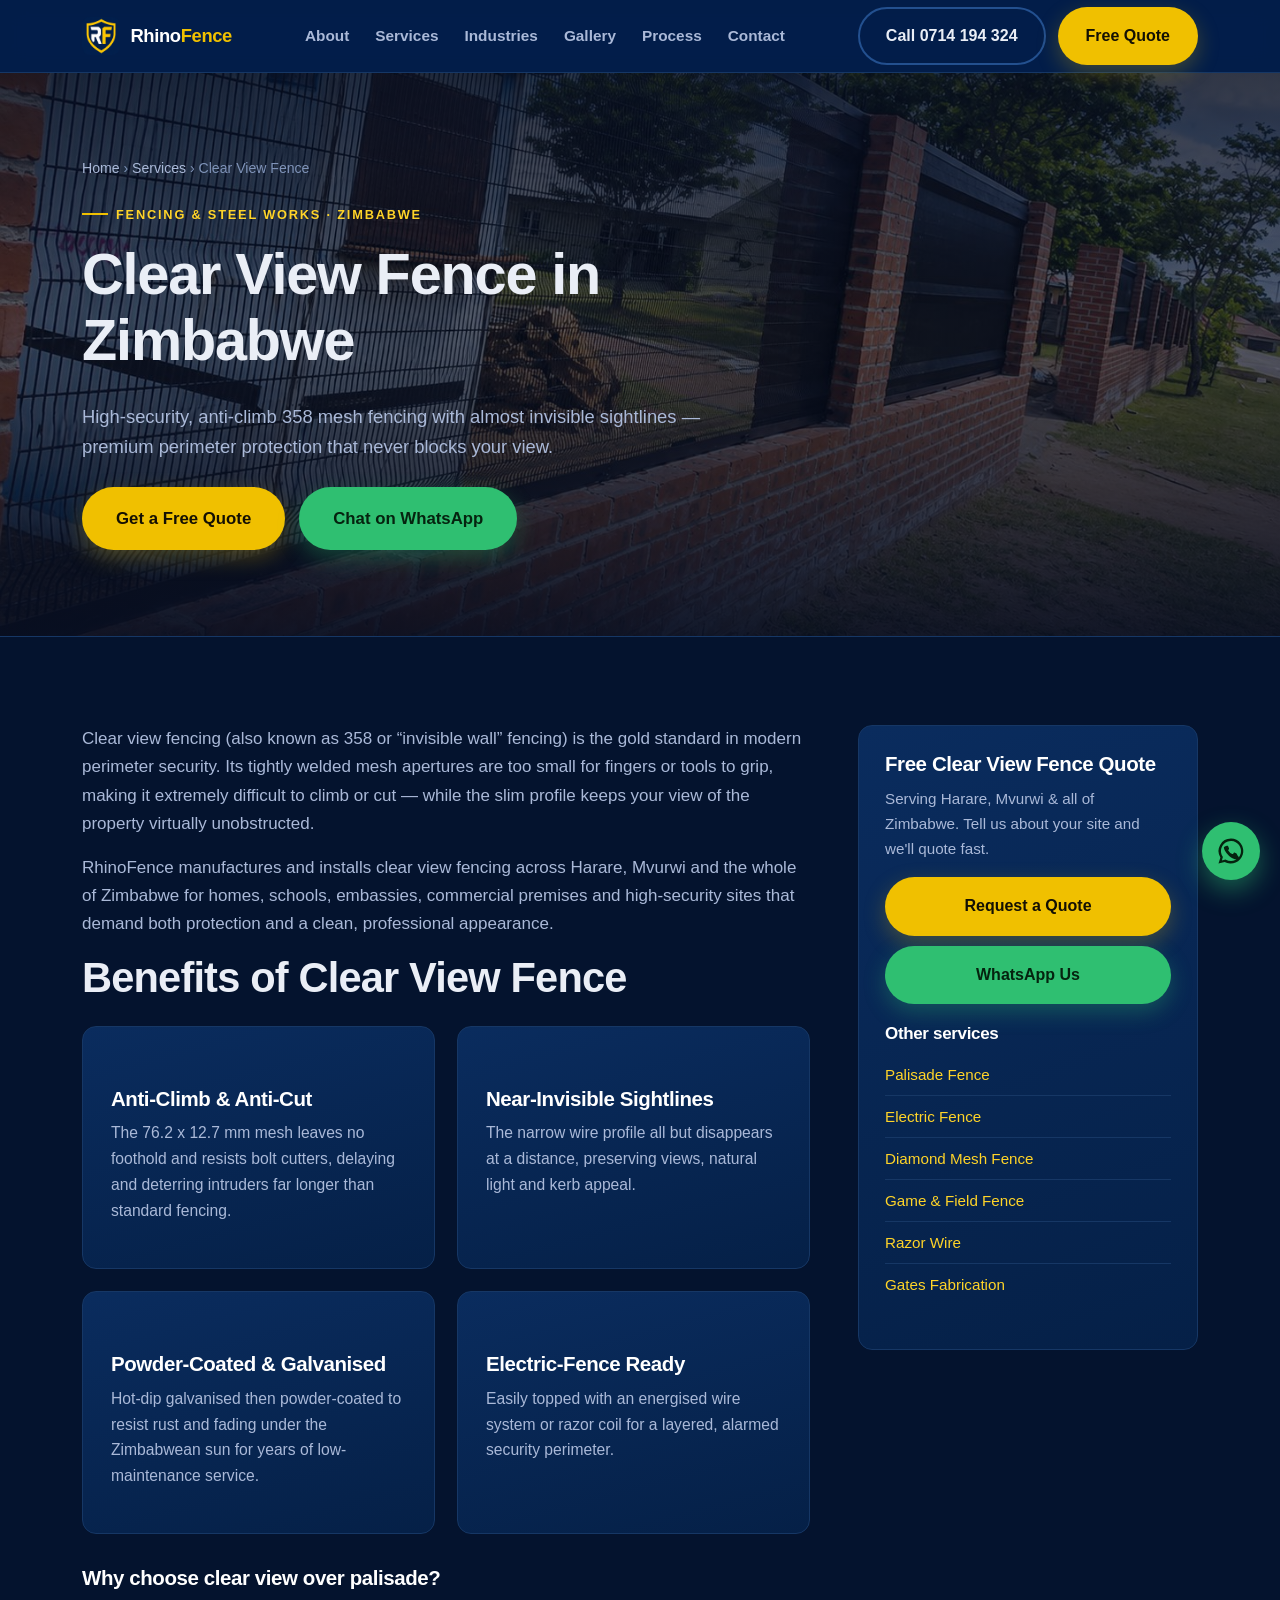
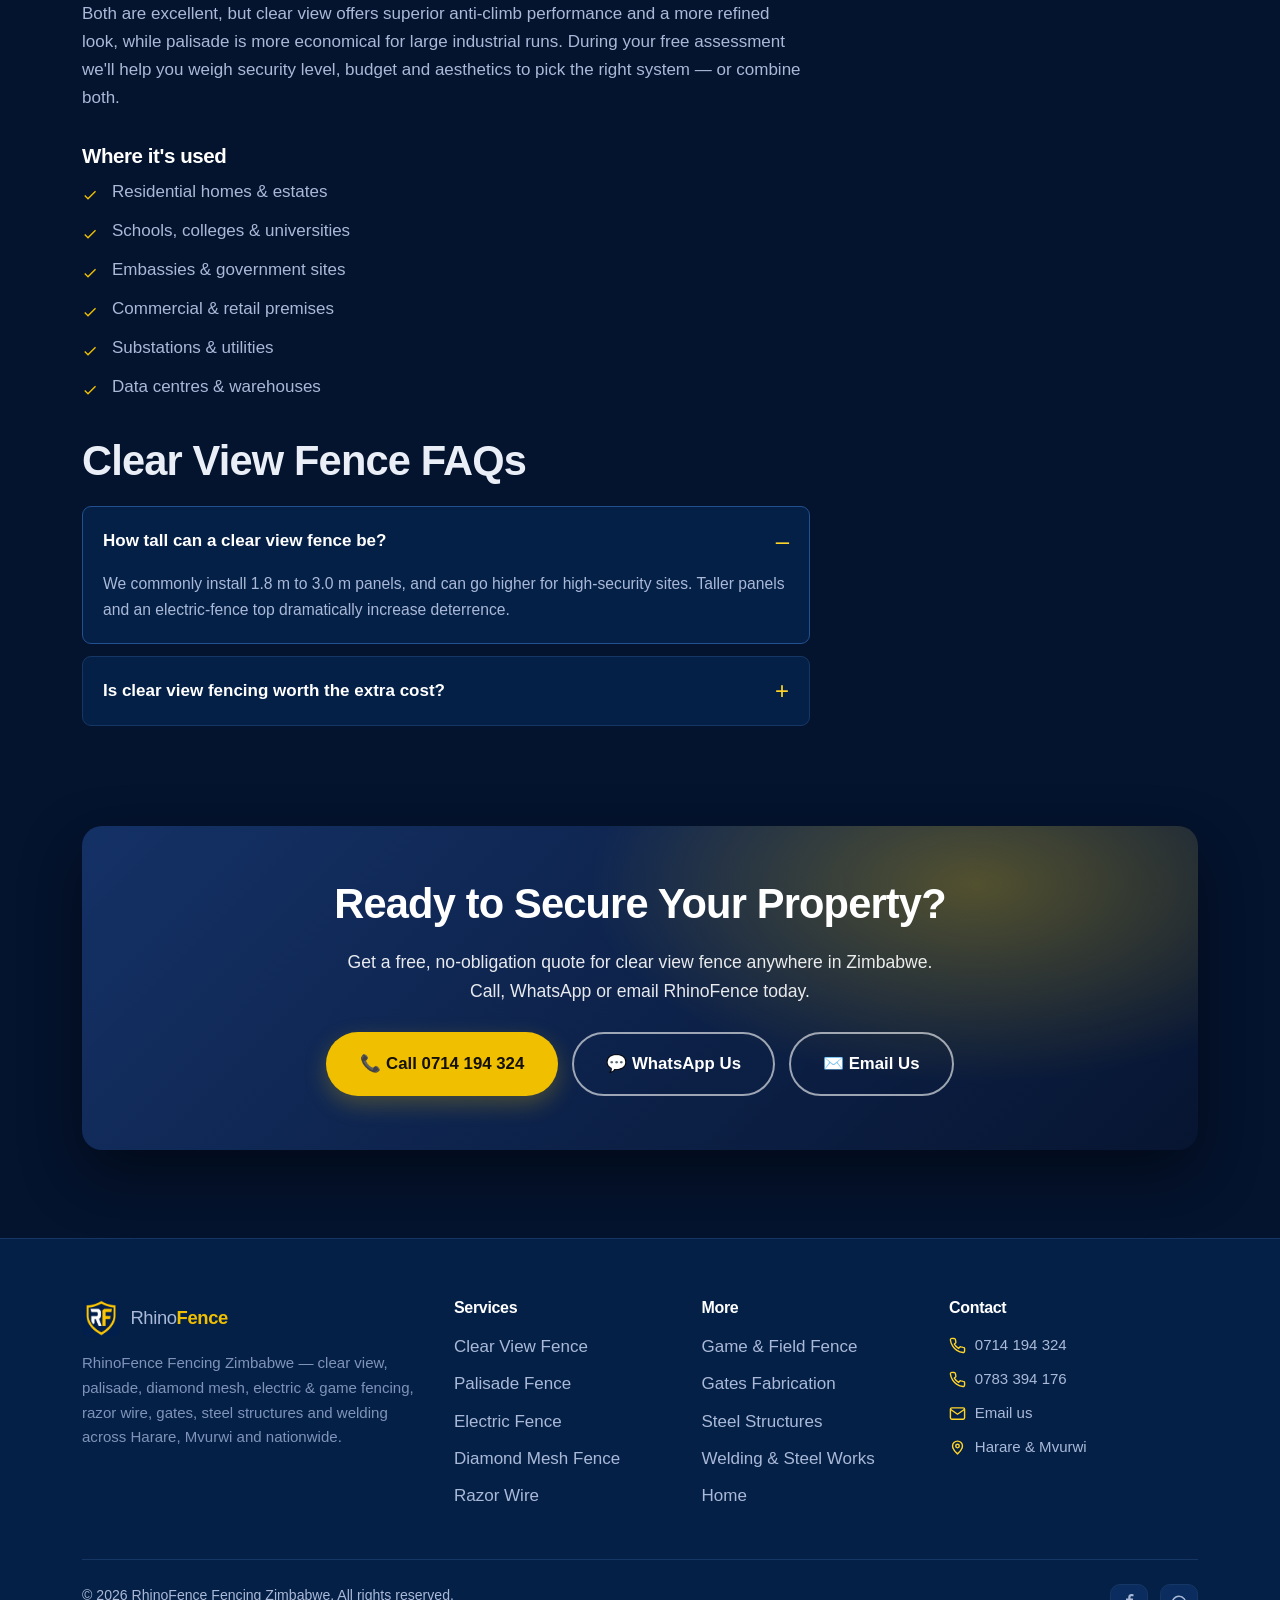
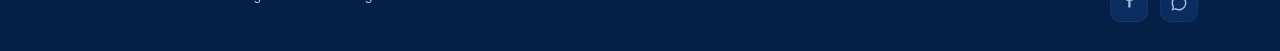
<file: services/clear-view-fence.html>
<!DOCTYPE html>
<html lang="en">
<head>
<meta charset="utf-8">
<meta name="viewport" content="width=device-width, initial-scale=1">
<meta name="theme-color" content="#081124">
<title>Clear View Fence Zimbabwe | 358 Anti-Climb Security Fencing — RhinoFence</title>
<meta name="description" content="Clear view (358 anti-climb) fencing supplied &amp; installed across Harare, Mvurwi and Zimbabwe. High-security, near-invisible mesh for homes, schools &amp; business. Free quote — 0714 194 324.">
<meta name="keywords" content="clear view fence Zimbabwe, 358 fence Harare, anti-climb fence, invisible wall fence, security mesh fence Zimbabwe">
<meta name="robots" content="index, follow, max-image-preview:large">
<link rel="canonical" href="https://www.rhinofencefencingzimbabwe.co.zw/services/clear-view-fence.html">
<meta property="og:type" content="website">
<meta property="og:site_name" content="RhinoFence Fencing Zimbabwe">
<meta property="og:title" content="Clear View Fence — RhinoFence Fencing Zimbabwe">
<meta property="og:description" content="Clear view (358 anti-climb) fencing supplied &amp; installed across Harare, Mvurwi and Zimbabwe. High-security, near-invisible mesh for homes, schools &amp; business. Free quote — 0714 194 324.">
<meta property="og:url" content="https://www.rhinofencefencingzimbabwe.co.zw/services/clear-view-fence.html">
<meta property="og:locale" content="en_ZW">
<meta property="og:image" content="https://www.rhinofencefencingzimbabwe.co.zw/assets/social-card.svg">
<meta name="twitter:card" content="summary_large_image">
<meta name="twitter:title" content="Clear View Fence — RhinoFence Zimbabwe">
<meta name="twitter:description" content="Clear view (358 anti-climb) fencing supplied &amp; installed across Harare, Mvurwi and Zimbabwe. High-security, near-invisible mesh for homes, schools &amp; business. Free quote — 0714 194 324.">
<meta name="twitter:image" content="https://www.rhinofencefencingzimbabwe.co.zw/assets/social-card.svg">
<link rel="icon" href="/assets/brand/icon-192.png" type="image/png">
<link rel="apple-touch-icon" href="/assets/brand/icon-192.png">
<link rel="manifest" href="/site.webmanifest">
<link rel="stylesheet" href="/assets/styles.css?v=8">
<script type="application/ld+json">
{
  "@context": "https://schema.org",
  "@type": "Service",
  "serviceType": "Clear View Fence",
  "name": "Clear View Fence — Zimbabwe",
  "provider": {
    "@type": "GeneralContractor",
    "name": "RhinoFence Fencing Zimbabwe",
    "telephone": "+263714194324",
    "email": "rhinofencefencingzimbabwe01@gmail.com",
    "url": "https://www.rhinofencefencingzimbabwe.co.zw/"
  },
  "areaServed": [
    { "@type": "Country", "name": "Zimbabwe" },
    { "@type": "City", "name": "Harare" },
    { "@type": "City", "name": "Mvurwi" }
  ],
  "url": "https://www.rhinofencefencingzimbabwe.co.zw/services/clear-view-fence.html",
  "description": "Clear view (358 anti-climb) fencing supplied & installed across Harare, Mvurwi and Zimbabwe. High-security, near-invisible mesh for homes, schools & business. Free quote — 0714 194 324."
}
</script>
<script type="application/ld+json">
{
  "@context": "https://schema.org",
  "@type": "BreadcrumbList",
  "itemListElement": [
    { "@type": "ListItem", "position": 1, "name": "Home", "item": "https://www.rhinofencefencingzimbabwe.co.zw/" },
    { "@type": "ListItem", "position": 2, "name": "Services", "item": "https://www.rhinofencefencingzimbabwe.co.zw/#services" },
    { "@type": "ListItem", "position": 3, "name": "Clear View Fence", "item": "https://www.rhinofencefencingzimbabwe.co.zw/services/clear-view-fence.html" }
  ]
}
</script>
<script type="application/ld+json">
{
  "@context": "https://schema.org",
  "@type": "FAQPage",
  "mainEntity": [
    {
      "@type": "Question",
      "name": "How tall can a clear view fence be?",
      "acceptedAnswer": { "@type": "Answer", "text": "We commonly install 1.8 m to 3.0 m panels, and can go higher for high-security sites. Taller panels and an electric-fence top dramatically increase deterrence." }
    },
    {
      "@type": "Question",
      "name": "Is clear view fencing worth the extra cost?",
      "acceptedAnswer": { "@type": "Answer", "text": "For security and appearance, yes. It resists climbing and cutting far better than mesh or palisade and keeps sightlines open, which is why it's specified for schools, embassies and premium homes." }
    }
  ]
}
</script>
</head>
<body>

<header class="site-header">
  <div class="container nav">
    <a class="brand" href="/" aria-label="RhinoFence Fencing Zimbabwe home">
      <img src="/assets/brand/icon-192.png" width="38" height="38" alt="" aria-hidden="true">
      <span>Rhino<b>Fence</b></span>
    </a>
    <nav aria-label="Primary">
      <ul class="nav-links" id="menu">
        <li><a href="/#about">About</a></li>
        <li><a href="/#services">Services</a></li>
        <li><a href="/#industries">Industries</a></li>
        <li><a href="/#gallery">Gallery</a></li>
        <li><a href="/#process">Process</a></li>
        <li><a href="/#contact">Contact</a></li>
      </ul>
    </nav>
    <div class="nav-cta">
      <a class="btn btn--ghost" href="tel:+263714194324">Call 0714 194 324</a>
      <a class="btn btn--primary" href="/#quote">Free Quote</a>
      <button class="nav-toggle" aria-label="Toggle menu" aria-controls="menu" aria-expanded="false">
        <span></span><span></span><span></span>
      </button>
    </div>
  </div>
</header>

<main>
<section class="page-hero page-hero--photo" style="background-image: linear-gradient(180deg, rgba(5,12,30,.82) 0%, rgba(5,12,30,.62) 45%, rgba(6,13,32,.94) 100%), url('/assets/photos/clear-view-fence-wall.jpg')">
  <div class="container">
    <nav class="crumbs" aria-label="Breadcrumb">
      <a href="/">Home</a> &rsaquo; <a href="/#services">Services</a> &rsaquo; <span>Clear View Fence</span>
    </nav>
    <p class="eyebrow">Fencing &amp; Steel Works · Zimbabwe</p>
    <h1>Clear View Fence in Zimbabwe</h1>
    <p class="lead">High-security, anti-climb 358 mesh fencing with almost invisible sightlines — premium perimeter protection that never blocks your view.</p>
    <div class="hero-cta" style="margin-top:24px">
      <a class="btn btn--primary btn--lg" href="/#quote">Get a Free Quote</a>
      <a class="btn btn--wa btn--lg" href="https://wa.me/263714194324" target="_blank" rel="noopener">Chat on WhatsApp</a>
    </div>
  </div>
</section>

<section class="section">
  <div class="container layout-2col">
    <div class="prose">
      <p>Clear view fencing (also known as 358 or &ldquo;invisible wall&rdquo; fencing) is the gold standard in modern perimeter security. Its tightly welded mesh apertures are too small for fingers or tools to grip, making it extremely difficult to climb or cut &mdash; while the slim profile keeps your view of the property virtually unobstructed.</p>
      <p>RhinoFence manufactures and installs clear view fencing across Harare, Mvurwi and the whole of Zimbabwe for homes, schools, embassies, commercial premises and high-security sites that demand both protection and a clean, professional appearance.</p>

      <h2>Benefits of Clear View Fence</h2>
      <div class="grid grid--2" style="margin:24px 0 8px">
        <div class="card">
          <h3>Anti-Climb &amp; Anti-Cut</h3>
          <p>The 76.2 x 12.7&nbsp;mm mesh leaves no foothold and resists bolt cutters, delaying and deterring intruders far longer than standard fencing.</p>
        </div>
        <div class="card">
          <h3>Near-Invisible Sightlines</h3>
          <p>The narrow wire profile all but disappears at a distance, preserving views, natural light and kerb appeal.</p>
        </div>
        <div class="card">
          <h3>Powder-Coated &amp; Galvanised</h3>
          <p>Hot-dip galvanised then powder-coated to resist rust and fading under the Zimbabwean sun for years of low-maintenance service.</p>
        </div>
        <div class="card">
          <h3>Electric-Fence Ready</h3>
          <p>Easily topped with an energised wire system or razor coil for a layered, alarmed security perimeter.</p>
        </div>
      </div>

      <h3>Why choose clear view over palisade?</h3>
      <p>Both are excellent, but clear view offers superior anti-climb performance and a more refined look, while palisade is more economical for large industrial runs. During your free assessment we'll help you weigh security level, budget and aesthetics to pick the right system &mdash; or combine both.</p>

      <h3>Where it's used</h3>
      <ul>
        <li>Residential homes &amp; estates</li>
        <li>Schools, colleges &amp; universities</li>
        <li>Embassies &amp; government sites</li>
        <li>Commercial &amp; retail premises</li>
        <li>Substations &amp; utilities</li>
        <li>Data centres &amp; warehouses</li>
      </ul>

      <h2 style="margin-top:36px">Clear View Fence FAQs</h2>
      <div class="faq" style="margin-top:20px">
      <details open>
        <summary>How tall can a clear view fence be?</summary>
        <p>We commonly install 1.8&nbsp;m to 3.0&nbsp;m panels, and can go higher for high-security sites. Taller panels and an electric-fence top dramatically increase deterrence.</p>
      </details>
      <details>
        <summary>Is clear view fencing worth the extra cost?</summary>
        <p>For security and appearance, yes. It resists climbing and cutting far better than mesh or palisade and keeps sightlines open, which is why it's specified for schools, embassies and premium homes.</p>
      </details>
      </div>
    </div>

    <aside>
      <div class="sidebar-cta">
        <h3>Free Clear View Fence Quote</h3>
        <p style="font-size:.95rem">Serving Harare, Mvurwi &amp; all of Zimbabwe. Tell us about your site and we'll quote fast.</p>
        <a class="btn btn--primary" href="/#quote" style="width:100%;margin-bottom:10px">Request a Quote</a>
        <a class="btn btn--wa" href="https://wa.me/263714194324" target="_blank" rel="noopener" style="width:100%;margin-bottom:20px">WhatsApp Us</a>
        <h4 style="color:var(--white);margin:0 0 10px">Other services</h4>
        <ul>
          <li><a href="/services/palisade-fence.html">Palisade Fence</a></li>
          <li><a href="/services/electric-fence.html">Electric Fence</a></li>
          <li><a href="/services/diamond-mesh-fence.html">Diamond Mesh Fence</a></li>
          <li><a href="/services/game-field-fence.html">Game &amp; Field Fence</a></li>
          <li><a href="/services/razor-wire.html">Razor Wire</a></li>
          <li><a href="/services/gates-fabrication.html">Gates Fabrication</a></li>
        </ul>
      </div>
    </aside>
  </div>
</section>

<section class="section" style="padding-top:0" id="contact">
  <div class="container">
    <div class="cta-band">
      <h2>Ready to Secure Your Property?</h2>
      <p>Get a free, no-obligation quote for clear view fence anywhere in Zimbabwe. Call, WhatsApp or email RhinoFence today.</p>
      <div class="cta-actions">
        <a class="btn btn--primary btn--lg" href="tel:+263714194324">📞 Call 0714 194 324</a>
        <a class="btn btn--ghost btn--lg" href="https://wa.me/263714194324" target="_blank" rel="noopener">💬 WhatsApp Us</a>
        <a class="btn btn--ghost btn--lg" href="mailto:rhinofencefencingzimbabwe01@gmail.com">✉️ Email Us</a>
      </div>
    </div>
  </div>
</section>
</main>

<footer class="site-footer">
  <div class="container">
    <div class="foot-grid">
      <div class="foot-about">
        <a class="brand" href="/" style="margin-bottom:14px">
          <img src="/assets/brand/icon-192.png" width="38" height="38" alt="" aria-hidden="true">
          <span>Rhino<b>Fence</b></span>
        </a>
        <p>RhinoFence Fencing Zimbabwe — clear view, palisade, diamond mesh, electric &amp; game fencing, razor wire, gates, steel structures and welding across Harare, Mvurwi and nationwide.</p>
      </div>
      <div>
        <h4>Services</h4>
        <ul>
          <li><a href="/services/clear-view-fence.html">Clear View Fence</a></li>
          <li><a href="/services/palisade-fence.html">Palisade Fence</a></li>
          <li><a href="/services/electric-fence.html">Electric Fence</a></li>
          <li><a href="/services/diamond-mesh-fence.html">Diamond Mesh Fence</a></li>
          <li><a href="/services/razor-wire.html">Razor Wire</a></li>
        </ul>
      </div>
      <div>
        <h4>More</h4>
        <ul>
          <li><a href="/services/game-field-fence.html">Game &amp; Field Fence</a></li>
          <li><a href="/services/gates-fabrication.html">Gates Fabrication</a></li>
          <li><a href="/services/steel-structures.html">Steel Structures</a></li>
          <li><a href="/services/welding-steel-works.html">Welding &amp; Steel Works</a></li>
          <li><a href="/">Home</a></li>
        </ul>
      </div>
      <div>
        <h4>Contact</h4>
        <ul class="foot-contact">
          <li><svg viewBox="0 0 24 24" fill="none" stroke="currentColor" stroke-width="2"><path d="M22 16.9v3a2 2 0 0 1-2.2 2 19.8 19.8 0 0 1-8.6-3.1 19.5 19.5 0 0 1-6-6A19.8 19.8 0 0 1 2 4.2 2 2 0 0 1 4 2h3a2 2 0 0 1 2 1.7l.7 3a2 2 0 0 1-.5 1.9L7.6 10a16 16 0 0 0 6 6l1.4-1.6a2 2 0 0 1 1.9-.5l3 .7A2 2 0 0 1 22 16.9z"/></svg> <a href="tel:+263714194324">0714 194 324</a></li>
          <li><svg viewBox="0 0 24 24" fill="none" stroke="currentColor" stroke-width="2"><path d="M22 16.9v3a2 2 0 0 1-2.2 2 19.8 19.8 0 0 1-8.6-3.1 19.5 19.5 0 0 1-6-6A19.8 19.8 0 0 1 2 4.2 2 2 0 0 1 4 2h3a2 2 0 0 1 2 1.7l.7 3a2 2 0 0 1-.5 1.9L7.6 10a16 16 0 0 0 6 6l1.4-1.6a2 2 0 0 1 1.9-.5l3 .7A2 2 0 0 1 22 16.9z"/></svg> <a href="tel:+263783394176">0783 394 176</a></li>
          <li><svg viewBox="0 0 24 24" fill="none" stroke="currentColor" stroke-width="2"><rect x="2" y="4" width="20" height="16" rx="2"/><path d="m2 6 10 7L22 6"/></svg> <a href="mailto:rhinofencefencingzimbabwe01@gmail.com">Email us</a></li>
          <li><svg viewBox="0 0 24 24" fill="none" stroke="currentColor" stroke-width="2"><path d="M12 21s7-6.3 7-11a7 7 0 1 0-14 0c0 4.7 7 11 7 11z"/><circle cx="12" cy="10" r="2.5"/></svg> Harare &amp; Mvurwi</li>
        </ul>
      </div>
    </div>
    <div class="foot-bottom">
      <p>© <span data-year>2026</span> RhinoFence Fencing Zimbabwe. All rights reserved.</p>
      <div class="social">
        <a href="https://www.facebook.com/share/1DCCPf2GQW/" target="_blank" rel="noopener" aria-label="RhinoFence on Facebook"><svg viewBox="0 0 24 24" fill="currentColor"><path d="M14 9h3l.5-3H14V4.5c0-.9.3-1.5 1.6-1.5H18V.2A22 22 0 0 0 15.4 0C12.9 0 11 1.5 11 4.2V6H8v3h3v9h3z"/></svg></a>
        <a href="https://wa.me/263714194324" target="_blank" rel="noopener" aria-label="RhinoFence on WhatsApp"><svg viewBox="0 0 24 24" fill="currentColor"><path d="M12 2a10 10 0 0 0-8.5 15.2L2 22l4.9-1.3A10 10 0 1 0 12 2zm0 18a8 8 0 0 1-4.1-1.1l-.3-.2-2.9.8.8-2.8-.2-.3A8 8 0 1 1 12 20z"/></svg></a>
      </div>
    </div>
  </div>
</footer>

<a class="fab" href="https://wa.me/263714194324" target="_blank" rel="noopener" aria-label="Chat with RhinoFence on WhatsApp">
  <svg viewBox="0 0 24 24" fill="currentColor"><path d="M12 2a10 10 0 0 0-8.5 15.2L2 22l4.9-1.3A10 10 0 1 0 12 2zm0 18a8 8 0 0 1-4.1-1.1l-.3-.2-2.9.8.8-2.8-.2-.3A8 8 0 1 1 12 20zm4.4-6c-.2-.1-1.4-.7-1.6-.8s-.4-.1-.5.1-.6.8-.8 1-.3.2-.5 0a6.5 6.5 0 0 1-3.2-2.8c-.2-.4.2-.4.6-1.2.1-.2 0-.3 0-.5s-.5-1.3-.7-1.7-.4-.4-.5-.4h-.5a1 1 0 0 0-.7.3A3 3 0 0 0 6.3 9c0 1.8 1.3 3.5 1.5 3.7s2.6 4 6.3 5.4c.9.4 1.6.6 2.1.5.6-.1 1.4-.6 1.6-1.1s.2-1 .2-1.1-.2-.2-.5-.4z"/></svg>
</a>

<script src="/assets/main.js?v=8" defer></script>
</body>
</html>
</file>
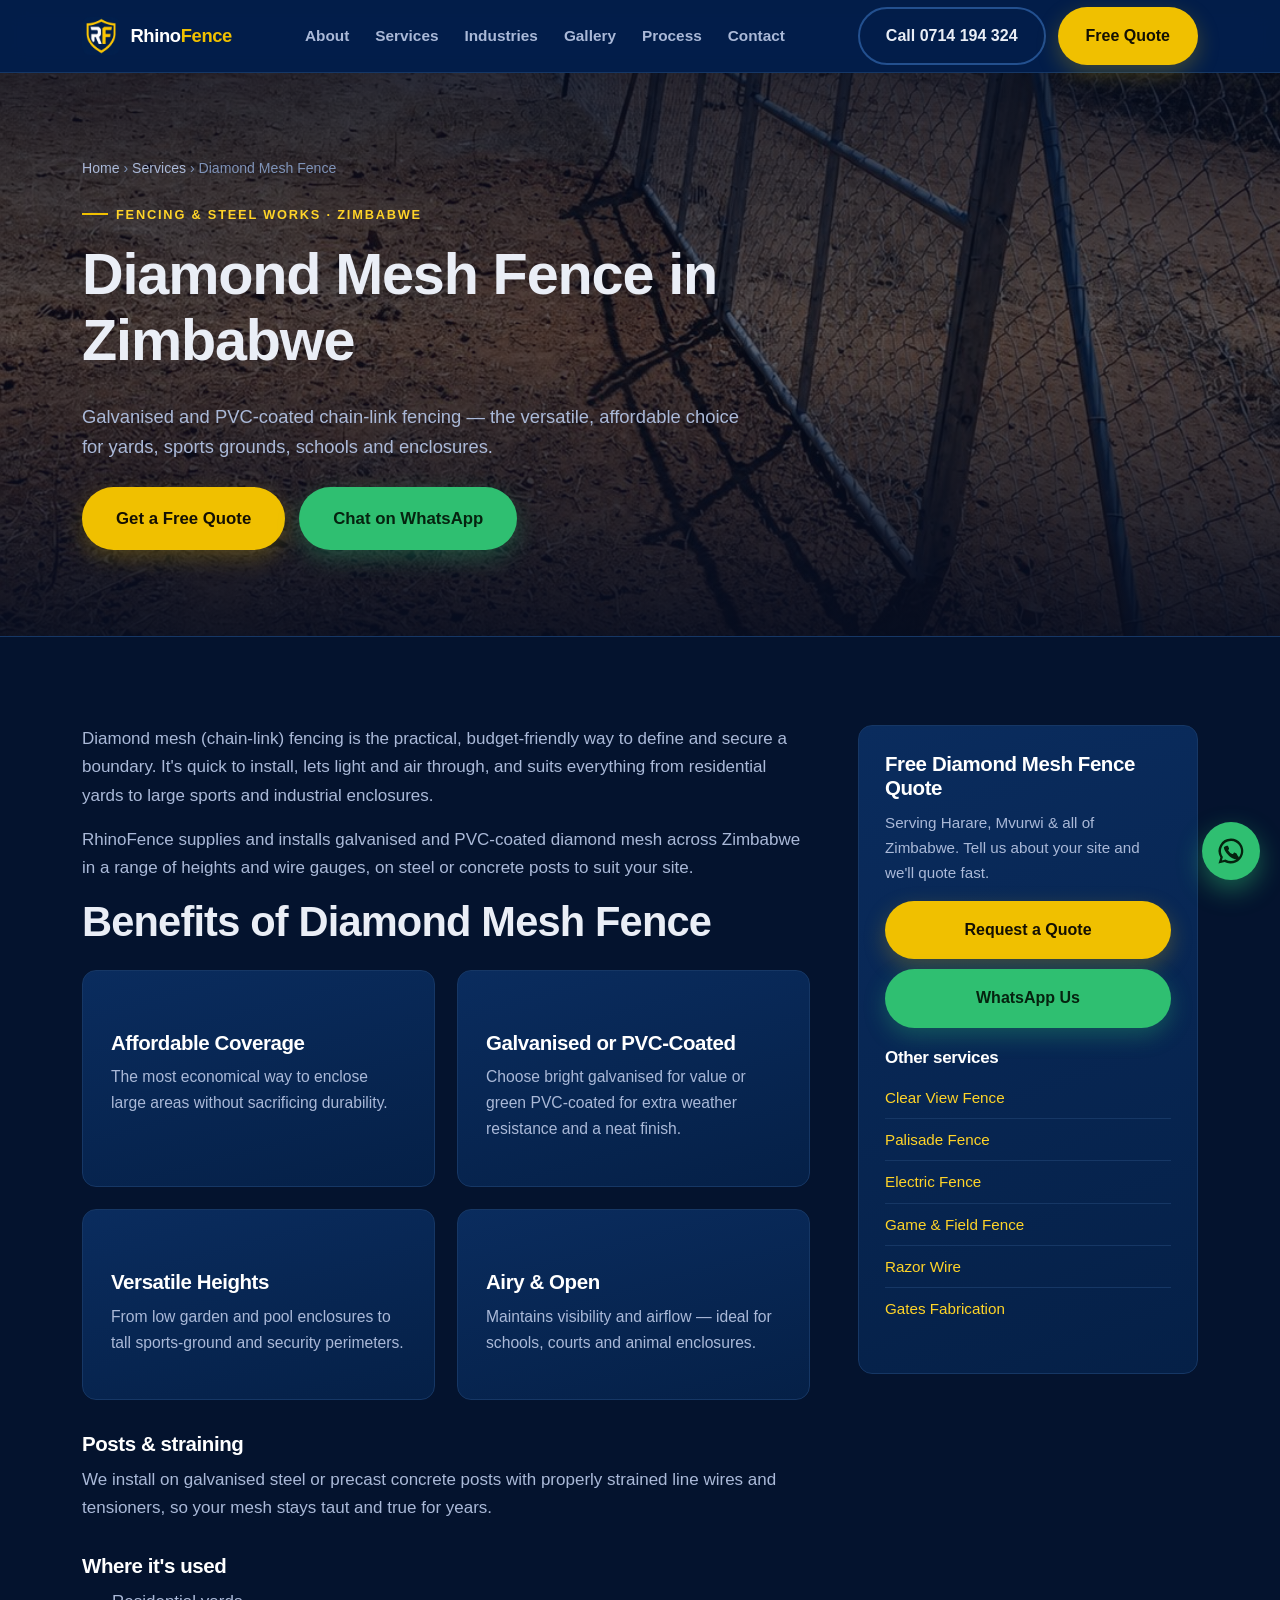
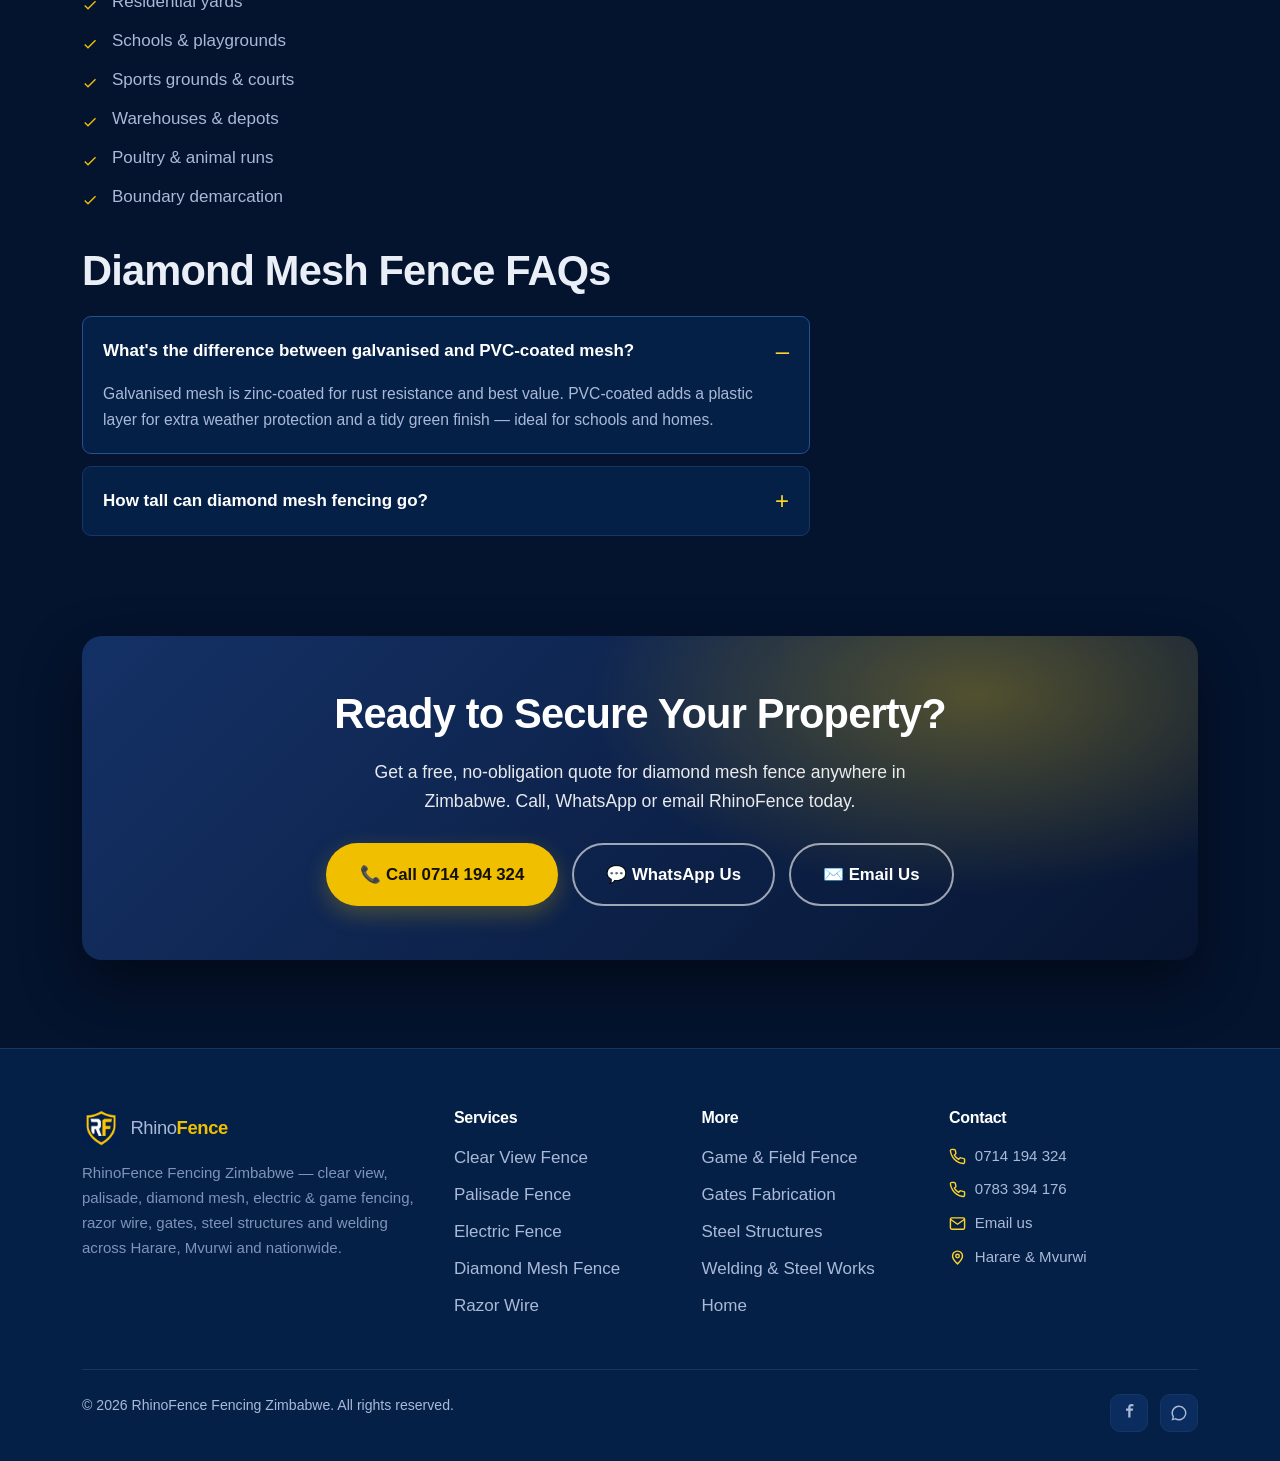
<file: services/diamond-mesh-fence.html>
<!DOCTYPE html>
<html lang="en">
<head>
<meta charset="utf-8">
<meta name="viewport" content="width=device-width, initial-scale=1">
<meta name="theme-color" content="#081124">
<title>Diamond Mesh &amp; Chain Link Fencing Zimbabwe — RhinoFence</title>
<meta name="description" content="Galvanised &amp; PVC-coated diamond mesh (chain link) fencing supplied &amp; installed in Harare, Mvurwi &amp; nationwide. Affordable, versatile boundaries. Free quote — 0714 194 324.">
<meta name="keywords" content="diamond mesh fence Zimbabwe, chain link fence Harare, wire mesh fencing, PVC coated fence, sports ground fencing Zimbabwe">
<meta name="robots" content="index, follow, max-image-preview:large">
<link rel="canonical" href="https://www.rhinofencefencingzimbabwe.co.zw/services/diamond-mesh-fence.html">
<meta property="og:type" content="website">
<meta property="og:site_name" content="RhinoFence Fencing Zimbabwe">
<meta property="og:title" content="Diamond Mesh Fence — RhinoFence Fencing Zimbabwe">
<meta property="og:description" content="Galvanised &amp; PVC-coated diamond mesh (chain link) fencing supplied &amp; installed in Harare, Mvurwi &amp; nationwide. Affordable, versatile boundaries. Free quote — 0714 194 324.">
<meta property="og:url" content="https://www.rhinofencefencingzimbabwe.co.zw/services/diamond-mesh-fence.html">
<meta property="og:locale" content="en_ZW">
<meta property="og:image" content="https://www.rhinofencefencingzimbabwe.co.zw/assets/social-card.svg">
<meta name="twitter:card" content="summary_large_image">
<meta name="twitter:title" content="Diamond Mesh Fence — RhinoFence Zimbabwe">
<meta name="twitter:description" content="Galvanised &amp; PVC-coated diamond mesh (chain link) fencing supplied &amp; installed in Harare, Mvurwi &amp; nationwide. Affordable, versatile boundaries. Free quote — 0714 194 324.">
<meta name="twitter:image" content="https://www.rhinofencefencingzimbabwe.co.zw/assets/social-card.svg">
<link rel="icon" href="/assets/brand/icon-192.png" type="image/png">
<link rel="apple-touch-icon" href="/assets/brand/icon-192.png">
<link rel="manifest" href="/site.webmanifest">
<link rel="stylesheet" href="/assets/styles.css?v=8">
<script type="application/ld+json">
{
  "@context": "https://schema.org",
  "@type": "Service",
  "serviceType": "Diamond Mesh Fence",
  "name": "Diamond Mesh Fence — Zimbabwe",
  "provider": {
    "@type": "GeneralContractor",
    "name": "RhinoFence Fencing Zimbabwe",
    "telephone": "+263714194324",
    "email": "rhinofencefencingzimbabwe01@gmail.com",
    "url": "https://www.rhinofencefencingzimbabwe.co.zw/"
  },
  "areaServed": [
    { "@type": "Country", "name": "Zimbabwe" },
    { "@type": "City", "name": "Harare" },
    { "@type": "City", "name": "Mvurwi" }
  ],
  "url": "https://www.rhinofencefencingzimbabwe.co.zw/services/diamond-mesh-fence.html",
  "description": "Galvanised & PVC-coated diamond mesh (chain link) fencing supplied & installed in Harare, Mvurwi & nationwide. Affordable, versatile boundaries. Free quote — 0714 194 324."
}
</script>
<script type="application/ld+json">
{
  "@context": "https://schema.org",
  "@type": "BreadcrumbList",
  "itemListElement": [
    { "@type": "ListItem", "position": 1, "name": "Home", "item": "https://www.rhinofencefencingzimbabwe.co.zw/" },
    { "@type": "ListItem", "position": 2, "name": "Services", "item": "https://www.rhinofencefencingzimbabwe.co.zw/#services" },
    { "@type": "ListItem", "position": 3, "name": "Diamond Mesh Fence", "item": "https://www.rhinofencefencingzimbabwe.co.zw/services/diamond-mesh-fence.html" }
  ]
}
</script>
<script type="application/ld+json">
{
  "@context": "https://schema.org",
  "@type": "FAQPage",
  "mainEntity": [
    {
      "@type": "Question",
      "name": "What's the difference between galvanised and PVC-coated mesh?",
      "acceptedAnswer": { "@type": "Answer", "text": "Galvanised mesh is zinc-coated for rust resistance and best value. PVC-coated adds a plastic layer for extra weather protection and a tidy green finish — ideal for schools and homes." }
    },
    {
      "@type": "Question",
      "name": "How tall can diamond mesh fencing go?",
      "acceptedAnswer": { "@type": "Answer", "text": "Commonly 1.2 m to 3.0 m. Taller runs for sports grounds and security sites are no problem with the right posts and straining." }
    }
  ]
}
</script>
</head>
<body>

<header class="site-header">
  <div class="container nav">
    <a class="brand" href="/" aria-label="RhinoFence Fencing Zimbabwe home">
      <img src="/assets/brand/icon-192.png" width="38" height="38" alt="" aria-hidden="true">
      <span>Rhino<b>Fence</b></span>
    </a>
    <nav aria-label="Primary">
      <ul class="nav-links" id="menu">
        <li><a href="/#about">About</a></li>
        <li><a href="/#services">Services</a></li>
        <li><a href="/#industries">Industries</a></li>
        <li><a href="/#gallery">Gallery</a></li>
        <li><a href="/#process">Process</a></li>
        <li><a href="/#contact">Contact</a></li>
      </ul>
    </nav>
    <div class="nav-cta">
      <a class="btn btn--ghost" href="tel:+263714194324">Call 0714 194 324</a>
      <a class="btn btn--primary" href="/#quote">Free Quote</a>
      <button class="nav-toggle" aria-label="Toggle menu" aria-controls="menu" aria-expanded="false">
        <span></span><span></span><span></span>
      </button>
    </div>
  </div>
</header>

<main>
<section class="page-hero page-hero--photo" style="background-image: linear-gradient(180deg, rgba(5,12,30,.82) 0%, rgba(5,12,30,.62) 45%, rgba(6,13,32,.94) 100%), url('/assets/photos/farm-fence-gate-veld.jpg')">
  <div class="container">
    <nav class="crumbs" aria-label="Breadcrumb">
      <a href="/">Home</a> &rsaquo; <a href="/#services">Services</a> &rsaquo; <span>Diamond Mesh Fence</span>
    </nav>
    <p class="eyebrow">Fencing &amp; Steel Works · Zimbabwe</p>
    <h1>Diamond Mesh Fence in Zimbabwe</h1>
    <p class="lead">Galvanised and PVC-coated chain-link fencing &mdash; the versatile, affordable choice for yards, sports grounds, schools and enclosures.</p>
    <div class="hero-cta" style="margin-top:24px">
      <a class="btn btn--primary btn--lg" href="/#quote">Get a Free Quote</a>
      <a class="btn btn--wa btn--lg" href="https://wa.me/263714194324" target="_blank" rel="noopener">Chat on WhatsApp</a>
    </div>
  </div>
</section>

<section class="section">
  <div class="container layout-2col">
    <div class="prose">
      <p>Diamond mesh (chain-link) fencing is the practical, budget-friendly way to define and secure a boundary. It's quick to install, lets light and air through, and suits everything from residential yards to large sports and industrial enclosures.</p>
      <p>RhinoFence supplies and installs galvanised and PVC-coated diamond mesh across Zimbabwe in a range of heights and wire gauges, on steel or concrete posts to suit your site.</p>

      <h2>Benefits of Diamond Mesh Fence</h2>
      <div class="grid grid--2" style="margin:24px 0 8px">
        <div class="card">
          <h3>Affordable Coverage</h3>
          <p>The most economical way to enclose large areas without sacrificing durability.</p>
        </div>
        <div class="card">
          <h3>Galvanised or PVC-Coated</h3>
          <p>Choose bright galvanised for value or green PVC-coated for extra weather resistance and a neat finish.</p>
        </div>
        <div class="card">
          <h3>Versatile Heights</h3>
          <p>From low garden and pool enclosures to tall sports-ground and security perimeters.</p>
        </div>
        <div class="card">
          <h3>Airy &amp; Open</h3>
          <p>Maintains visibility and airflow &mdash; ideal for schools, courts and animal enclosures.</p>
        </div>
      </div>

      <h3>Posts &amp; straining</h3>
      <p>We install on galvanised steel or precast concrete posts with properly strained line wires and tensioners, so your mesh stays taut and true for years.</p>

      <h3>Where it's used</h3>
      <ul>
        <li>Residential yards</li>
        <li>Schools &amp; playgrounds</li>
        <li>Sports grounds &amp; courts</li>
        <li>Warehouses &amp; depots</li>
        <li>Poultry &amp; animal runs</li>
        <li>Boundary demarcation</li>
      </ul>

      <h2 style="margin-top:36px">Diamond Mesh Fence FAQs</h2>
      <div class="faq" style="margin-top:20px">
      <details open>
        <summary>What's the difference between galvanised and PVC-coated mesh?</summary>
        <p>Galvanised mesh is zinc-coated for rust resistance and best value. PVC-coated adds a plastic layer for extra weather protection and a tidy green finish &mdash; ideal for schools and homes.</p>
      </details>
      <details>
        <summary>How tall can diamond mesh fencing go?</summary>
        <p>Commonly 1.2&nbsp;m to 3.0&nbsp;m. Taller runs for sports grounds and security sites are no problem with the right posts and straining.</p>
      </details>
      </div>
    </div>

    <aside>
      <div class="sidebar-cta">
        <h3>Free Diamond Mesh Fence Quote</h3>
        <p style="font-size:.95rem">Serving Harare, Mvurwi &amp; all of Zimbabwe. Tell us about your site and we'll quote fast.</p>
        <a class="btn btn--primary" href="/#quote" style="width:100%;margin-bottom:10px">Request a Quote</a>
        <a class="btn btn--wa" href="https://wa.me/263714194324" target="_blank" rel="noopener" style="width:100%;margin-bottom:20px">WhatsApp Us</a>
        <h4 style="color:var(--white);margin:0 0 10px">Other services</h4>
        <ul>
          <li><a href="/services/clear-view-fence.html">Clear View Fence</a></li>
          <li><a href="/services/palisade-fence.html">Palisade Fence</a></li>
          <li><a href="/services/electric-fence.html">Electric Fence</a></li>
          <li><a href="/services/game-field-fence.html">Game &amp; Field Fence</a></li>
          <li><a href="/services/razor-wire.html">Razor Wire</a></li>
          <li><a href="/services/gates-fabrication.html">Gates Fabrication</a></li>
        </ul>
      </div>
    </aside>
  </div>
</section>

<section class="section" style="padding-top:0" id="contact">
  <div class="container">
    <div class="cta-band">
      <h2>Ready to Secure Your Property?</h2>
      <p>Get a free, no-obligation quote for diamond mesh fence anywhere in Zimbabwe. Call, WhatsApp or email RhinoFence today.</p>
      <div class="cta-actions">
        <a class="btn btn--primary btn--lg" href="tel:+263714194324">📞 Call 0714 194 324</a>
        <a class="btn btn--ghost btn--lg" href="https://wa.me/263714194324" target="_blank" rel="noopener">💬 WhatsApp Us</a>
        <a class="btn btn--ghost btn--lg" href="mailto:rhinofencefencingzimbabwe01@gmail.com">✉️ Email Us</a>
      </div>
    </div>
  </div>
</section>
</main>

<footer class="site-footer">
  <div class="container">
    <div class="foot-grid">
      <div class="foot-about">
        <a class="brand" href="/" style="margin-bottom:14px">
          <img src="/assets/brand/icon-192.png" width="38" height="38" alt="" aria-hidden="true">
          <span>Rhino<b>Fence</b></span>
        </a>
        <p>RhinoFence Fencing Zimbabwe — clear view, palisade, diamond mesh, electric &amp; game fencing, razor wire, gates, steel structures and welding across Harare, Mvurwi and nationwide.</p>
      </div>
      <div>
        <h4>Services</h4>
        <ul>
          <li><a href="/services/clear-view-fence.html">Clear View Fence</a></li>
          <li><a href="/services/palisade-fence.html">Palisade Fence</a></li>
          <li><a href="/services/electric-fence.html">Electric Fence</a></li>
          <li><a href="/services/diamond-mesh-fence.html">Diamond Mesh Fence</a></li>
          <li><a href="/services/razor-wire.html">Razor Wire</a></li>
        </ul>
      </div>
      <div>
        <h4>More</h4>
        <ul>
          <li><a href="/services/game-field-fence.html">Game &amp; Field Fence</a></li>
          <li><a href="/services/gates-fabrication.html">Gates Fabrication</a></li>
          <li><a href="/services/steel-structures.html">Steel Structures</a></li>
          <li><a href="/services/welding-steel-works.html">Welding &amp; Steel Works</a></li>
          <li><a href="/">Home</a></li>
        </ul>
      </div>
      <div>
        <h4>Contact</h4>
        <ul class="foot-contact">
          <li><svg viewBox="0 0 24 24" fill="none" stroke="currentColor" stroke-width="2"><path d="M22 16.9v3a2 2 0 0 1-2.2 2 19.8 19.8 0 0 1-8.6-3.1 19.5 19.5 0 0 1-6-6A19.8 19.8 0 0 1 2 4.2 2 2 0 0 1 4 2h3a2 2 0 0 1 2 1.7l.7 3a2 2 0 0 1-.5 1.9L7.6 10a16 16 0 0 0 6 6l1.4-1.6a2 2 0 0 1 1.9-.5l3 .7A2 2 0 0 1 22 16.9z"/></svg> <a href="tel:+263714194324">0714 194 324</a></li>
          <li><svg viewBox="0 0 24 24" fill="none" stroke="currentColor" stroke-width="2"><path d="M22 16.9v3a2 2 0 0 1-2.2 2 19.8 19.8 0 0 1-8.6-3.1 19.5 19.5 0 0 1-6-6A19.8 19.8 0 0 1 2 4.2 2 2 0 0 1 4 2h3a2 2 0 0 1 2 1.7l.7 3a2 2 0 0 1-.5 1.9L7.6 10a16 16 0 0 0 6 6l1.4-1.6a2 2 0 0 1 1.9-.5l3 .7A2 2 0 0 1 22 16.9z"/></svg> <a href="tel:+263783394176">0783 394 176</a></li>
          <li><svg viewBox="0 0 24 24" fill="none" stroke="currentColor" stroke-width="2"><rect x="2" y="4" width="20" height="16" rx="2"/><path d="m2 6 10 7L22 6"/></svg> <a href="mailto:rhinofencefencingzimbabwe01@gmail.com">Email us</a></li>
          <li><svg viewBox="0 0 24 24" fill="none" stroke="currentColor" stroke-width="2"><path d="M12 21s7-6.3 7-11a7 7 0 1 0-14 0c0 4.7 7 11 7 11z"/><circle cx="12" cy="10" r="2.5"/></svg> Harare &amp; Mvurwi</li>
        </ul>
      </div>
    </div>
    <div class="foot-bottom">
      <p>© <span data-year>2026</span> RhinoFence Fencing Zimbabwe. All rights reserved.</p>
      <div class="social">
        <a href="https://www.facebook.com/share/1DCCPf2GQW/" target="_blank" rel="noopener" aria-label="RhinoFence on Facebook"><svg viewBox="0 0 24 24" fill="currentColor"><path d="M14 9h3l.5-3H14V4.5c0-.9.3-1.5 1.6-1.5H18V.2A22 22 0 0 0 15.4 0C12.9 0 11 1.5 11 4.2V6H8v3h3v9h3z"/></svg></a>
        <a href="https://wa.me/263714194324" target="_blank" rel="noopener" aria-label="RhinoFence on WhatsApp"><svg viewBox="0 0 24 24" fill="currentColor"><path d="M12 2a10 10 0 0 0-8.5 15.2L2 22l4.9-1.3A10 10 0 1 0 12 2zm0 18a8 8 0 0 1-4.1-1.1l-.3-.2-2.9.8.8-2.8-.2-.3A8 8 0 1 1 12 20z"/></svg></a>
      </div>
    </div>
  </div>
</footer>

<a class="fab" href="https://wa.me/263714194324" target="_blank" rel="noopener" aria-label="Chat with RhinoFence on WhatsApp">
  <svg viewBox="0 0 24 24" fill="currentColor"><path d="M12 2a10 10 0 0 0-8.5 15.2L2 22l4.9-1.3A10 10 0 1 0 12 2zm0 18a8 8 0 0 1-4.1-1.1l-.3-.2-2.9.8.8-2.8-.2-.3A8 8 0 1 1 12 20zm4.4-6c-.2-.1-1.4-.7-1.6-.8s-.4-.1-.5.1-.6.8-.8 1-.3.2-.5 0a6.5 6.5 0 0 1-3.2-2.8c-.2-.4.2-.4.6-1.2.1-.2 0-.3 0-.5s-.5-1.3-.7-1.7-.4-.4-.5-.4h-.5a1 1 0 0 0-.7.3A3 3 0 0 0 6.3 9c0 1.8 1.3 3.5 1.5 3.7s2.6 4 6.3 5.4c.9.4 1.6.6 2.1.5.6-.1 1.4-.6 1.6-1.1s.2-1 .2-1.1-.2-.2-.5-.4z"/></svg>
</a>

<script src="/assets/main.js?v=8" defer></script>
</body>
</html>
</file>
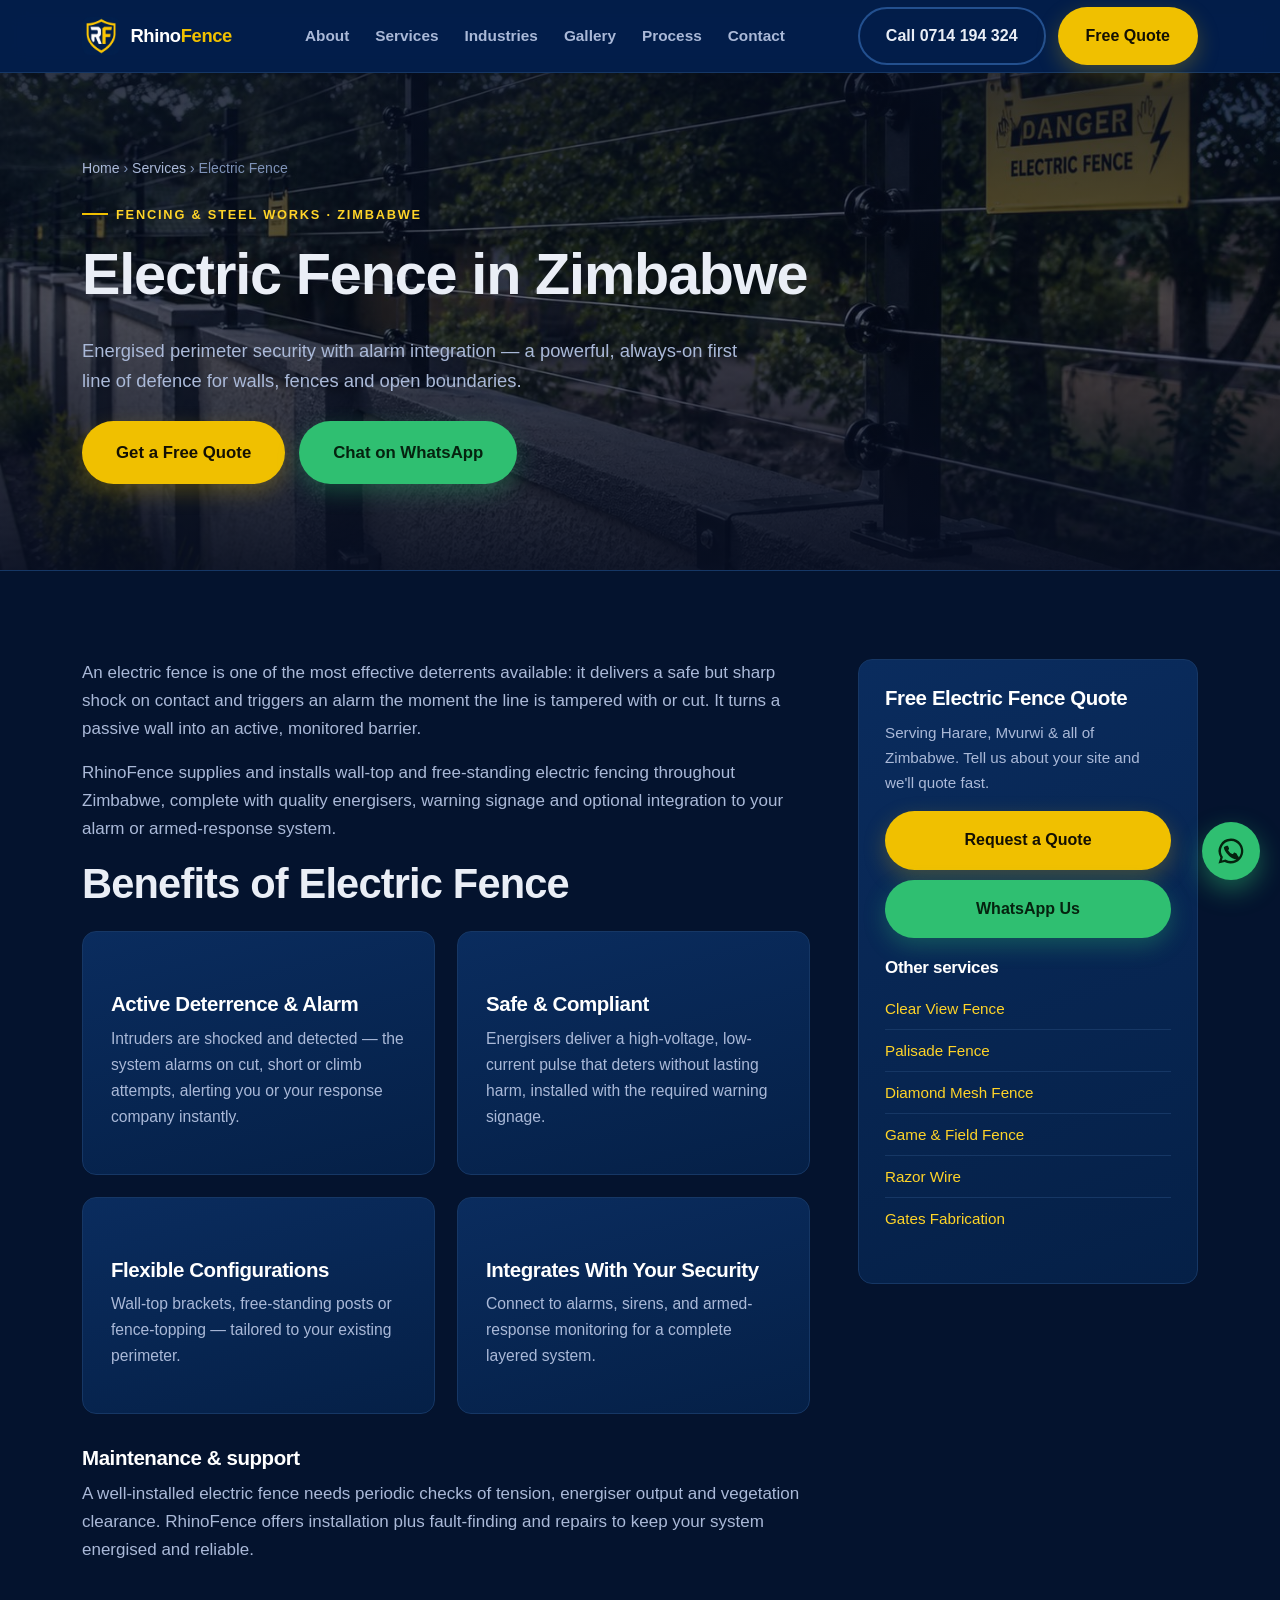
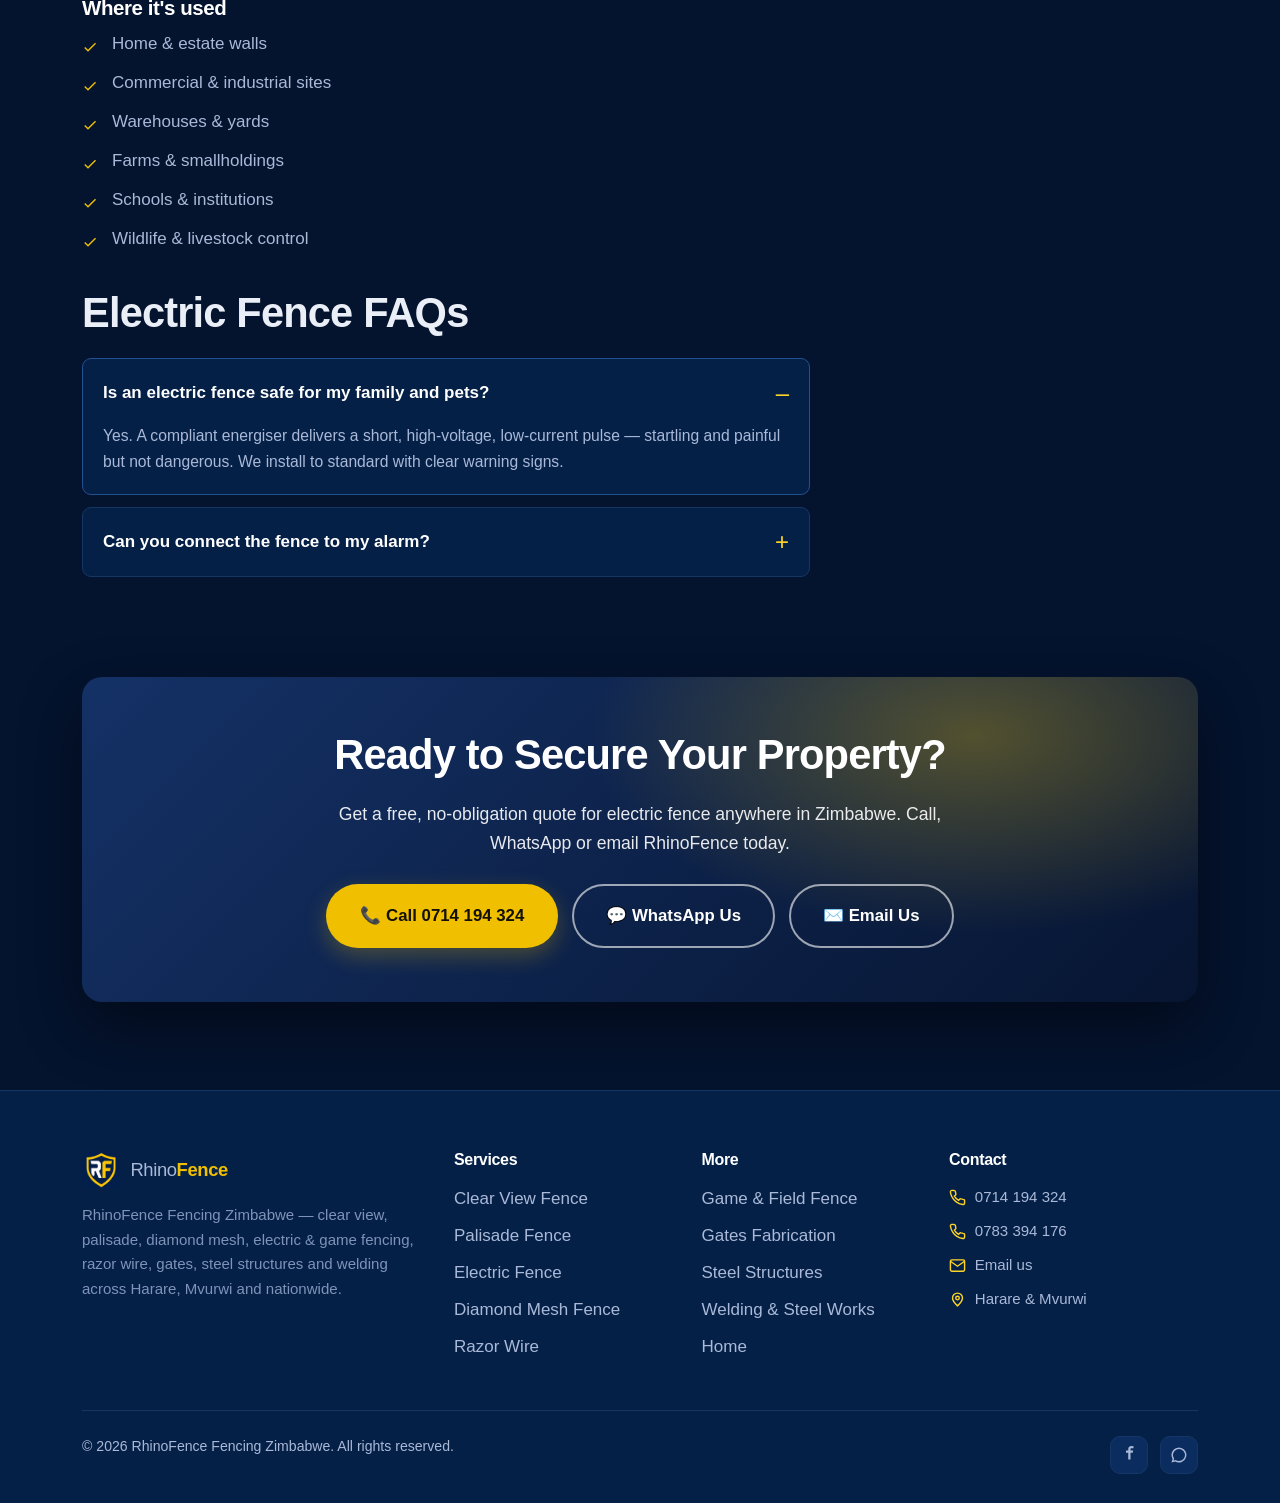
<file: services/electric-fence.html>
<!DOCTYPE html>
<html lang="en">
<head>
<meta charset="utf-8">
<meta name="viewport" content="width=device-width, initial-scale=1">
<meta name="theme-color" content="#081124">
<title>Electric Fence Installation Zimbabwe | Security Electric Fencing — RhinoFence</title>
<meta name="description" content="Electric fence installation in Harare, Mvurwi &amp; across Zimbabwe. Wall-top &amp; free-standing energised security with alarm integration for homes, business &amp; farms. Free quote — 0714 194 324.">
<meta name="keywords" content="electric fence Zimbabwe, electric fence installation Harare, wall top electric fence, security electric fencing, energizer Zimbabwe">
<meta name="robots" content="index, follow, max-image-preview:large">
<link rel="canonical" href="https://www.rhinofencefencingzimbabwe.co.zw/services/electric-fence.html">
<meta property="og:type" content="website">
<meta property="og:site_name" content="RhinoFence Fencing Zimbabwe">
<meta property="og:title" content="Electric Fence — RhinoFence Fencing Zimbabwe">
<meta property="og:description" content="Electric fence installation in Harare, Mvurwi &amp; across Zimbabwe. Wall-top &amp; free-standing energised security with alarm integration for homes, business &amp; farms. Free quote — 0714 194 324.">
<meta property="og:url" content="https://www.rhinofencefencingzimbabwe.co.zw/services/electric-fence.html">
<meta property="og:locale" content="en_ZW">
<meta property="og:image" content="https://www.rhinofencefencingzimbabwe.co.zw/assets/social-card.svg">
<meta name="twitter:card" content="summary_large_image">
<meta name="twitter:title" content="Electric Fence — RhinoFence Zimbabwe">
<meta name="twitter:description" content="Electric fence installation in Harare, Mvurwi &amp; across Zimbabwe. Wall-top &amp; free-standing energised security with alarm integration for homes, business &amp; farms. Free quote — 0714 194 324.">
<meta name="twitter:image" content="https://www.rhinofencefencingzimbabwe.co.zw/assets/social-card.svg">
<link rel="icon" href="/assets/brand/icon-192.png" type="image/png">
<link rel="apple-touch-icon" href="/assets/brand/icon-192.png">
<link rel="manifest" href="/site.webmanifest">
<link rel="stylesheet" href="/assets/styles.css?v=8">
<script type="application/ld+json">
{
  "@context": "https://schema.org",
  "@type": "Service",
  "serviceType": "Electric Fence",
  "name": "Electric Fence — Zimbabwe",
  "provider": {
    "@type": "GeneralContractor",
    "name": "RhinoFence Fencing Zimbabwe",
    "telephone": "+263714194324",
    "email": "rhinofencefencingzimbabwe01@gmail.com",
    "url": "https://www.rhinofencefencingzimbabwe.co.zw/"
  },
  "areaServed": [
    { "@type": "Country", "name": "Zimbabwe" },
    { "@type": "City", "name": "Harare" },
    { "@type": "City", "name": "Mvurwi" }
  ],
  "url": "https://www.rhinofencefencingzimbabwe.co.zw/services/electric-fence.html",
  "description": "Electric fence installation in Harare, Mvurwi & across Zimbabwe. Wall-top & free-standing energised security with alarm integration for homes, business & farms. Free quote — 0714 194 324."
}
</script>
<script type="application/ld+json">
{
  "@context": "https://schema.org",
  "@type": "BreadcrumbList",
  "itemListElement": [
    { "@type": "ListItem", "position": 1, "name": "Home", "item": "https://www.rhinofencefencingzimbabwe.co.zw/" },
    { "@type": "ListItem", "position": 2, "name": "Services", "item": "https://www.rhinofencefencingzimbabwe.co.zw/#services" },
    { "@type": "ListItem", "position": 3, "name": "Electric Fence", "item": "https://www.rhinofencefencingzimbabwe.co.zw/services/electric-fence.html" }
  ]
}
</script>
<script type="application/ld+json">
{
  "@context": "https://schema.org",
  "@type": "FAQPage",
  "mainEntity": [
    {
      "@type": "Question",
      "name": "Is an electric fence safe for my family and pets?",
      "acceptedAnswer": { "@type": "Answer", "text": "Yes. A compliant energiser delivers a short, high-voltage, low-current pulse — startling and painful but not dangerous. We install to standard with clear warning signs." }
    },
    {
      "@type": "Question",
      "name": "Can you connect the fence to my alarm?",
      "acceptedAnswer": { "@type": "Answer", "text": "Absolutely. We can integrate the fence energiser with sirens, alarm panels and armed-response monitoring so a breach triggers an immediate alert." }
    }
  ]
}
</script>
</head>
<body>

<header class="site-header">
  <div class="container nav">
    <a class="brand" href="/" aria-label="RhinoFence Fencing Zimbabwe home">
      <img src="/assets/brand/icon-192.png" width="38" height="38" alt="" aria-hidden="true">
      <span>Rhino<b>Fence</b></span>
    </a>
    <nav aria-label="Primary">
      <ul class="nav-links" id="menu">
        <li><a href="/#about">About</a></li>
        <li><a href="/#services">Services</a></li>
        <li><a href="/#industries">Industries</a></li>
        <li><a href="/#gallery">Gallery</a></li>
        <li><a href="/#process">Process</a></li>
        <li><a href="/#contact">Contact</a></li>
      </ul>
    </nav>
    <div class="nav-cta">
      <a class="btn btn--ghost" href="tel:+263714194324">Call 0714 194 324</a>
      <a class="btn btn--primary" href="/#quote">Free Quote</a>
      <button class="nav-toggle" aria-label="Toggle menu" aria-controls="menu" aria-expanded="false">
        <span></span><span></span><span></span>
      </button>
    </div>
  </div>
</header>

<main>
<section class="page-hero page-hero--photo" style="background-image: linear-gradient(180deg, rgba(5,12,30,.82) 0%, rgba(5,12,30,.62) 45%, rgba(6,13,32,.94) 100%), url('/assets/photos/electric-fence-wall-top.jpg')">
  <div class="container">
    <nav class="crumbs" aria-label="Breadcrumb">
      <a href="/">Home</a> &rsaquo; <a href="/#services">Services</a> &rsaquo; <span>Electric Fence</span>
    </nav>
    <p class="eyebrow">Fencing &amp; Steel Works · Zimbabwe</p>
    <h1>Electric Fence in Zimbabwe</h1>
    <p class="lead">Energised perimeter security with alarm integration &mdash; a powerful, always-on first line of defence for walls, fences and open boundaries.</p>
    <div class="hero-cta" style="margin-top:24px">
      <a class="btn btn--primary btn--lg" href="/#quote">Get a Free Quote</a>
      <a class="btn btn--wa btn--lg" href="https://wa.me/263714194324" target="_blank" rel="noopener">Chat on WhatsApp</a>
    </div>
  </div>
</section>

<section class="section">
  <div class="container layout-2col">
    <div class="prose">
      <p>An electric fence is one of the most effective deterrents available: it delivers a safe but sharp shock on contact and triggers an alarm the moment the line is tampered with or cut. It turns a passive wall into an active, monitored barrier.</p>
      <p>RhinoFence supplies and installs wall-top and free-standing electric fencing throughout Zimbabwe, complete with quality energisers, warning signage and optional integration to your alarm or armed-response system.</p>

      <h2>Benefits of Electric Fence</h2>
      <div class="grid grid--2" style="margin:24px 0 8px">
        <div class="card">
          <h3>Active Deterrence &amp; Alarm</h3>
          <p>Intruders are shocked and detected &mdash; the system alarms on cut, short or climb attempts, alerting you or your response company instantly.</p>
        </div>
        <div class="card">
          <h3>Safe &amp; Compliant</h3>
          <p>Energisers deliver a high-voltage, low-current pulse that deters without lasting harm, installed with the required warning signage.</p>
        </div>
        <div class="card">
          <h3>Flexible Configurations</h3>
          <p>Wall-top brackets, free-standing posts or fence-topping &mdash; tailored to your existing perimeter.</p>
        </div>
        <div class="card">
          <h3>Integrates With Your Security</h3>
          <p>Connect to alarms, sirens, and armed-response monitoring for a complete layered system.</p>
        </div>
      </div>

      <h3>Maintenance &amp; support</h3>
      <p>A well-installed electric fence needs periodic checks of tension, energiser output and vegetation clearance. RhinoFence offers installation plus fault-finding and repairs to keep your system energised and reliable.</p>

      <h3>Where it's used</h3>
      <ul>
        <li>Home &amp; estate walls</li>
        <li>Commercial &amp; industrial sites</li>
        <li>Warehouses &amp; yards</li>
        <li>Farms &amp; smallholdings</li>
        <li>Schools &amp; institutions</li>
        <li>Wildlife &amp; livestock control</li>
      </ul>

      <h2 style="margin-top:36px">Electric Fence FAQs</h2>
      <div class="faq" style="margin-top:20px">
      <details open>
        <summary>Is an electric fence safe for my family and pets?</summary>
        <p>Yes. A compliant energiser delivers a short, high-voltage, low-current pulse &mdash; startling and painful but not dangerous. We install to standard with clear warning signs.</p>
      </details>
      <details>
        <summary>Can you connect the fence to my alarm?</summary>
        <p>Absolutely. We can integrate the fence energiser with sirens, alarm panels and armed-response monitoring so a breach triggers an immediate alert.</p>
      </details>
      </div>
    </div>

    <aside>
      <div class="sidebar-cta">
        <h3>Free Electric Fence Quote</h3>
        <p style="font-size:.95rem">Serving Harare, Mvurwi &amp; all of Zimbabwe. Tell us about your site and we'll quote fast.</p>
        <a class="btn btn--primary" href="/#quote" style="width:100%;margin-bottom:10px">Request a Quote</a>
        <a class="btn btn--wa" href="https://wa.me/263714194324" target="_blank" rel="noopener" style="width:100%;margin-bottom:20px">WhatsApp Us</a>
        <h4 style="color:var(--white);margin:0 0 10px">Other services</h4>
        <ul>
          <li><a href="/services/clear-view-fence.html">Clear View Fence</a></li>
          <li><a href="/services/palisade-fence.html">Palisade Fence</a></li>
          <li><a href="/services/diamond-mesh-fence.html">Diamond Mesh Fence</a></li>
          <li><a href="/services/game-field-fence.html">Game &amp; Field Fence</a></li>
          <li><a href="/services/razor-wire.html">Razor Wire</a></li>
          <li><a href="/services/gates-fabrication.html">Gates Fabrication</a></li>
        </ul>
      </div>
    </aside>
  </div>
</section>

<section class="section" style="padding-top:0" id="contact">
  <div class="container">
    <div class="cta-band">
      <h2>Ready to Secure Your Property?</h2>
      <p>Get a free, no-obligation quote for electric fence anywhere in Zimbabwe. Call, WhatsApp or email RhinoFence today.</p>
      <div class="cta-actions">
        <a class="btn btn--primary btn--lg" href="tel:+263714194324">📞 Call 0714 194 324</a>
        <a class="btn btn--ghost btn--lg" href="https://wa.me/263714194324" target="_blank" rel="noopener">💬 WhatsApp Us</a>
        <a class="btn btn--ghost btn--lg" href="mailto:rhinofencefencingzimbabwe01@gmail.com">✉️ Email Us</a>
      </div>
    </div>
  </div>
</section>
</main>

<footer class="site-footer">
  <div class="container">
    <div class="foot-grid">
      <div class="foot-about">
        <a class="brand" href="/" style="margin-bottom:14px">
          <img src="/assets/brand/icon-192.png" width="38" height="38" alt="" aria-hidden="true">
          <span>Rhino<b>Fence</b></span>
        </a>
        <p>RhinoFence Fencing Zimbabwe — clear view, palisade, diamond mesh, electric &amp; game fencing, razor wire, gates, steel structures and welding across Harare, Mvurwi and nationwide.</p>
      </div>
      <div>
        <h4>Services</h4>
        <ul>
          <li><a href="/services/clear-view-fence.html">Clear View Fence</a></li>
          <li><a href="/services/palisade-fence.html">Palisade Fence</a></li>
          <li><a href="/services/electric-fence.html">Electric Fence</a></li>
          <li><a href="/services/diamond-mesh-fence.html">Diamond Mesh Fence</a></li>
          <li><a href="/services/razor-wire.html">Razor Wire</a></li>
        </ul>
      </div>
      <div>
        <h4>More</h4>
        <ul>
          <li><a href="/services/game-field-fence.html">Game &amp; Field Fence</a></li>
          <li><a href="/services/gates-fabrication.html">Gates Fabrication</a></li>
          <li><a href="/services/steel-structures.html">Steel Structures</a></li>
          <li><a href="/services/welding-steel-works.html">Welding &amp; Steel Works</a></li>
          <li><a href="/">Home</a></li>
        </ul>
      </div>
      <div>
        <h4>Contact</h4>
        <ul class="foot-contact">
          <li><svg viewBox="0 0 24 24" fill="none" stroke="currentColor" stroke-width="2"><path d="M22 16.9v3a2 2 0 0 1-2.2 2 19.8 19.8 0 0 1-8.6-3.1 19.5 19.5 0 0 1-6-6A19.8 19.8 0 0 1 2 4.2 2 2 0 0 1 4 2h3a2 2 0 0 1 2 1.7l.7 3a2 2 0 0 1-.5 1.9L7.6 10a16 16 0 0 0 6 6l1.4-1.6a2 2 0 0 1 1.9-.5l3 .7A2 2 0 0 1 22 16.9z"/></svg> <a href="tel:+263714194324">0714 194 324</a></li>
          <li><svg viewBox="0 0 24 24" fill="none" stroke="currentColor" stroke-width="2"><path d="M22 16.9v3a2 2 0 0 1-2.2 2 19.8 19.8 0 0 1-8.6-3.1 19.5 19.5 0 0 1-6-6A19.8 19.8 0 0 1 2 4.2 2 2 0 0 1 4 2h3a2 2 0 0 1 2 1.7l.7 3a2 2 0 0 1-.5 1.9L7.6 10a16 16 0 0 0 6 6l1.4-1.6a2 2 0 0 1 1.9-.5l3 .7A2 2 0 0 1 22 16.9z"/></svg> <a href="tel:+263783394176">0783 394 176</a></li>
          <li><svg viewBox="0 0 24 24" fill="none" stroke="currentColor" stroke-width="2"><rect x="2" y="4" width="20" height="16" rx="2"/><path d="m2 6 10 7L22 6"/></svg> <a href="mailto:rhinofencefencingzimbabwe01@gmail.com">Email us</a></li>
          <li><svg viewBox="0 0 24 24" fill="none" stroke="currentColor" stroke-width="2"><path d="M12 21s7-6.3 7-11a7 7 0 1 0-14 0c0 4.7 7 11 7 11z"/><circle cx="12" cy="10" r="2.5"/></svg> Harare &amp; Mvurwi</li>
        </ul>
      </div>
    </div>
    <div class="foot-bottom">
      <p>© <span data-year>2026</span> RhinoFence Fencing Zimbabwe. All rights reserved.</p>
      <div class="social">
        <a href="https://www.facebook.com/share/1DCCPf2GQW/" target="_blank" rel="noopener" aria-label="RhinoFence on Facebook"><svg viewBox="0 0 24 24" fill="currentColor"><path d="M14 9h3l.5-3H14V4.5c0-.9.3-1.5 1.6-1.5H18V.2A22 22 0 0 0 15.4 0C12.9 0 11 1.5 11 4.2V6H8v3h3v9h3z"/></svg></a>
        <a href="https://wa.me/263714194324" target="_blank" rel="noopener" aria-label="RhinoFence on WhatsApp"><svg viewBox="0 0 24 24" fill="currentColor"><path d="M12 2a10 10 0 0 0-8.5 15.2L2 22l4.9-1.3A10 10 0 1 0 12 2zm0 18a8 8 0 0 1-4.1-1.1l-.3-.2-2.9.8.8-2.8-.2-.3A8 8 0 1 1 12 20z"/></svg></a>
      </div>
    </div>
  </div>
</footer>

<a class="fab" href="https://wa.me/263714194324" target="_blank" rel="noopener" aria-label="Chat with RhinoFence on WhatsApp">
  <svg viewBox="0 0 24 24" fill="currentColor"><path d="M12 2a10 10 0 0 0-8.5 15.2L2 22l4.9-1.3A10 10 0 1 0 12 2zm0 18a8 8 0 0 1-4.1-1.1l-.3-.2-2.9.8.8-2.8-.2-.3A8 8 0 1 1 12 20zm4.4-6c-.2-.1-1.4-.7-1.6-.8s-.4-.1-.5.1-.6.8-.8 1-.3.2-.5 0a6.5 6.5 0 0 1-3.2-2.8c-.2-.4.2-.4.6-1.2.1-.2 0-.3 0-.5s-.5-1.3-.7-1.7-.4-.4-.5-.4h-.5a1 1 0 0 0-.7.3A3 3 0 0 0 6.3 9c0 1.8 1.3 3.5 1.5 3.7s2.6 4 6.3 5.4c.9.4 1.6.6 2.1.5.6-.1 1.4-.6 1.6-1.1s.2-1 .2-1.1-.2-.2-.5-.4z"/></svg>
</a>

<script src="/assets/main.js?v=8" defer></script>
</body>
</html>
</file>
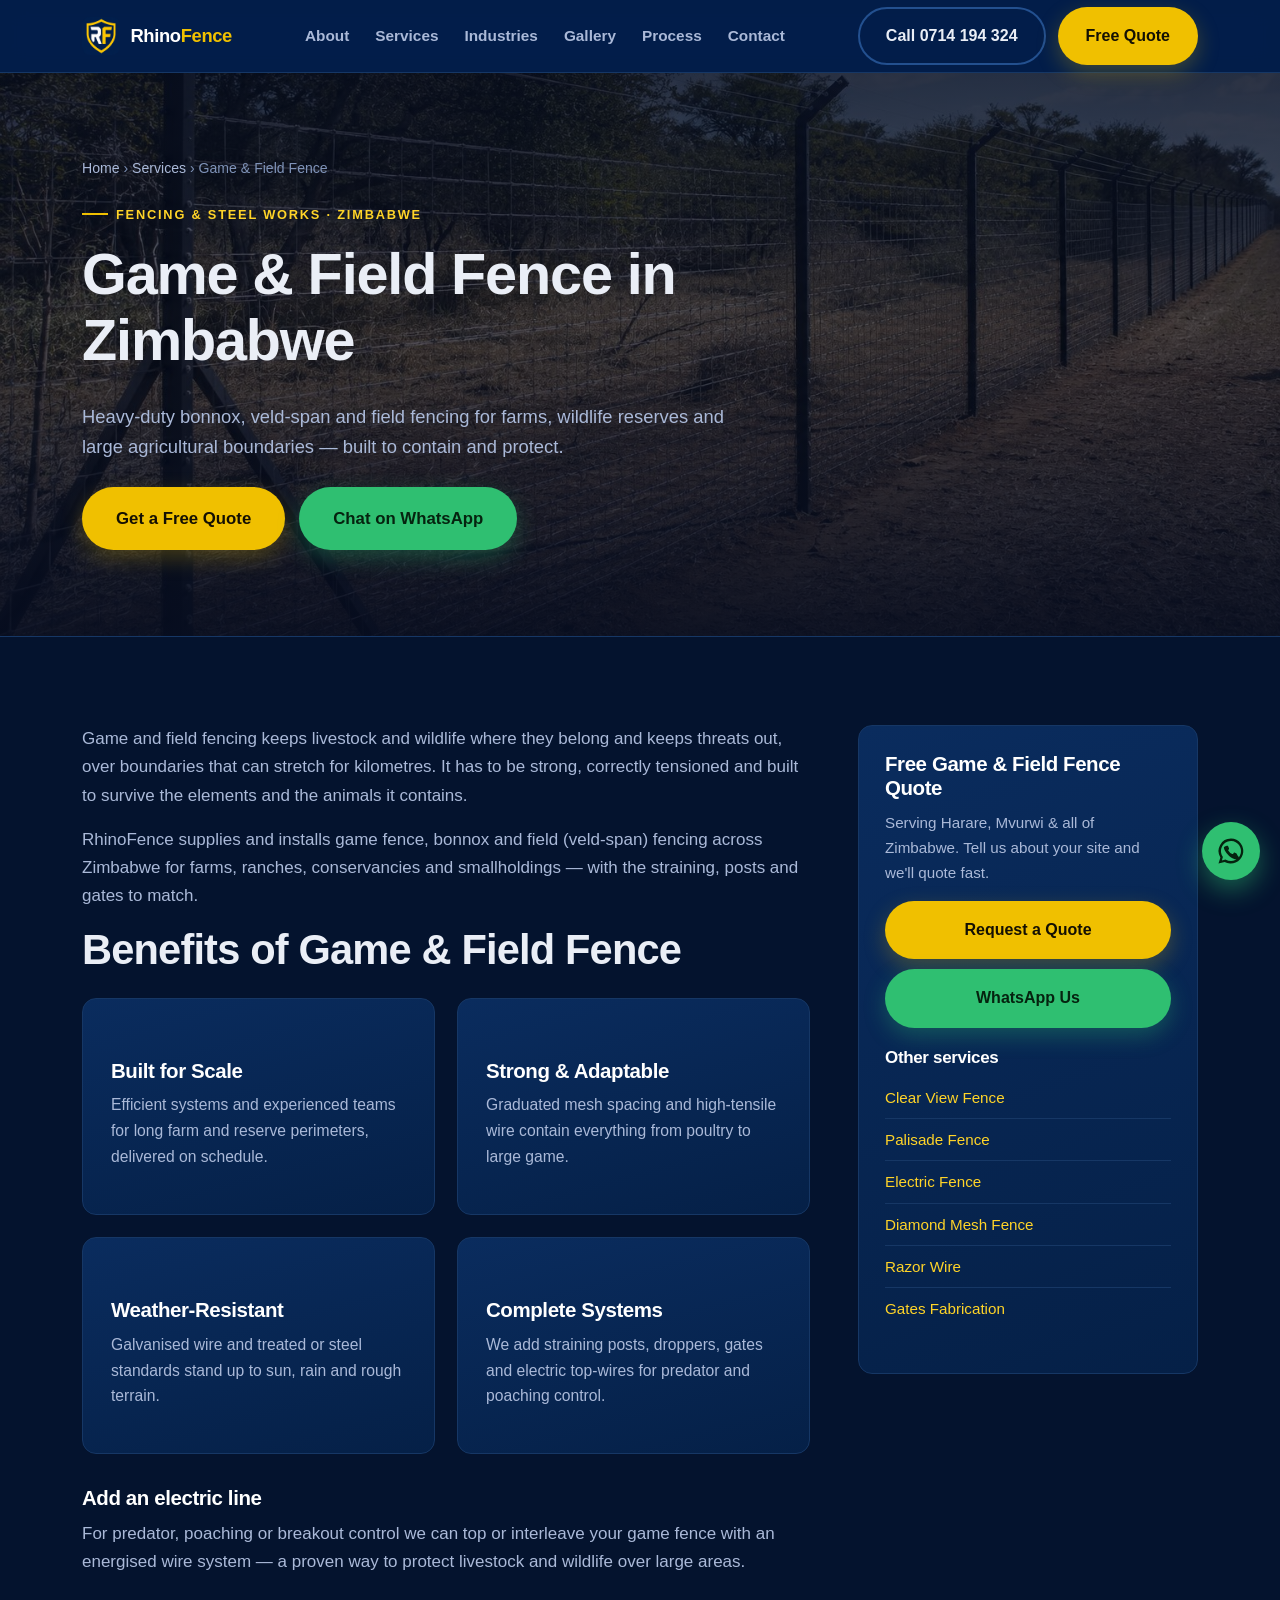
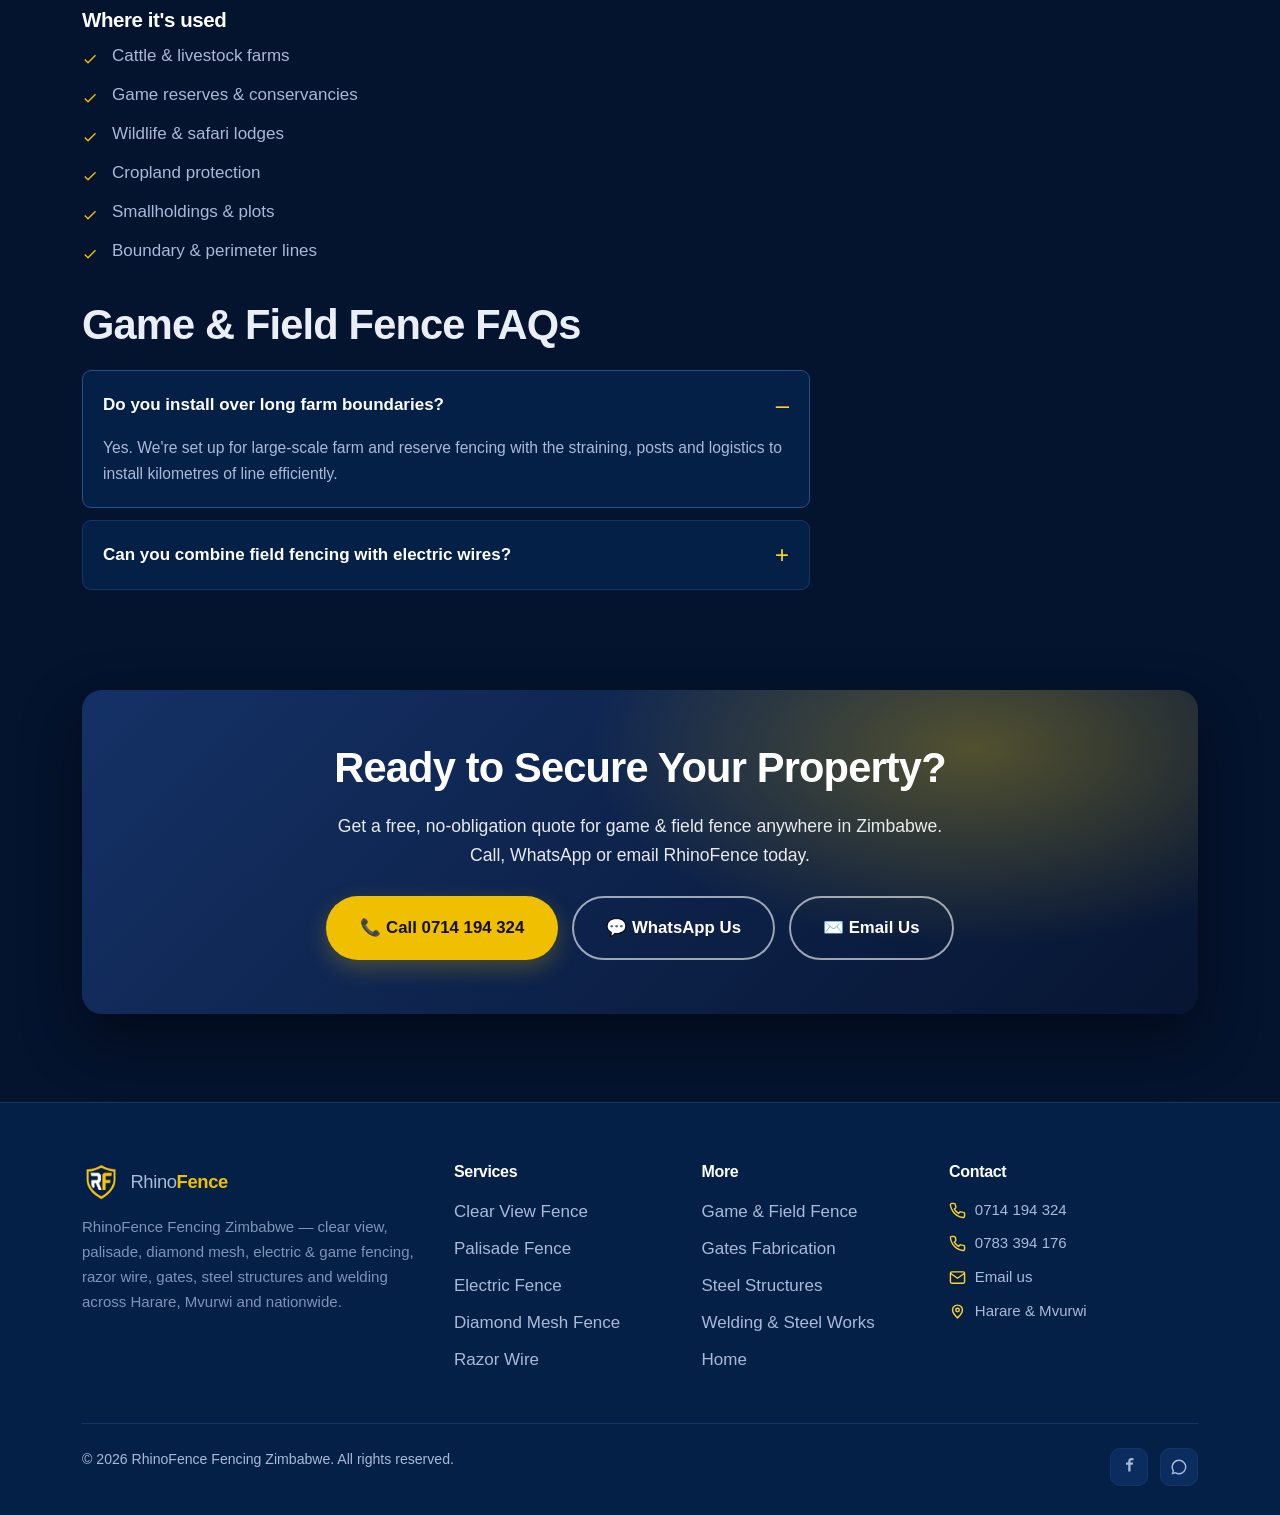
<file: services/game-field-fence.html>
<!DOCTYPE html>
<html lang="en">
<head>
<meta charset="utf-8">
<meta name="viewport" content="width=device-width, initial-scale=1">
<meta name="theme-color" content="#081124">
<title>Game &amp; Field Fencing Zimbabwe | Farm &amp; Wildlife Fencing — RhinoFence</title>
<meta name="description" content="Heavy-duty game, bonnox &amp; field (veld-span) fencing for farms and wildlife reserves across Zimbabwe. Supplied &amp; installed by RhinoFence. Free quote — 0714 194 324.">
<meta name="keywords" content="game fence Zimbabwe, field fence, bonnox fence, farm fencing Zimbabwe, veldspan fence, wildlife fence, cattle fence">
<meta name="robots" content="index, follow, max-image-preview:large">
<link rel="canonical" href="https://www.rhinofencefencingzimbabwe.co.zw/services/game-field-fence.html">
<meta property="og:type" content="website">
<meta property="og:site_name" content="RhinoFence Fencing Zimbabwe">
<meta property="og:title" content="Game & Field Fence — RhinoFence Fencing Zimbabwe">
<meta property="og:description" content="Heavy-duty game, bonnox &amp; field (veld-span) fencing for farms and wildlife reserves across Zimbabwe. Supplied &amp; installed by RhinoFence. Free quote — 0714 194 324.">
<meta property="og:url" content="https://www.rhinofencefencingzimbabwe.co.zw/services/game-field-fence.html">
<meta property="og:locale" content="en_ZW">
<meta property="og:image" content="https://www.rhinofencefencingzimbabwe.co.zw/assets/social-card.svg">
<meta name="twitter:card" content="summary_large_image">
<meta name="twitter:title" content="Game & Field Fence — RhinoFence Zimbabwe">
<meta name="twitter:description" content="Heavy-duty game, bonnox &amp; field (veld-span) fencing for farms and wildlife reserves across Zimbabwe. Supplied &amp; installed by RhinoFence. Free quote — 0714 194 324.">
<meta name="twitter:image" content="https://www.rhinofencefencingzimbabwe.co.zw/assets/social-card.svg">
<link rel="icon" href="/assets/brand/icon-192.png" type="image/png">
<link rel="apple-touch-icon" href="/assets/brand/icon-192.png">
<link rel="manifest" href="/site.webmanifest">
<link rel="stylesheet" href="/assets/styles.css?v=8">
<script type="application/ld+json">
{
  "@context": "https://schema.org",
  "@type": "Service",
  "serviceType": "Game & Field Fence",
  "name": "Game & Field Fence — Zimbabwe",
  "provider": {
    "@type": "GeneralContractor",
    "name": "RhinoFence Fencing Zimbabwe",
    "telephone": "+263714194324",
    "email": "rhinofencefencingzimbabwe01@gmail.com",
    "url": "https://www.rhinofencefencingzimbabwe.co.zw/"
  },
  "areaServed": [
    { "@type": "Country", "name": "Zimbabwe" },
    { "@type": "City", "name": "Harare" },
    { "@type": "City", "name": "Mvurwi" }
  ],
  "url": "https://www.rhinofencefencingzimbabwe.co.zw/services/game-field-fence.html",
  "description": "Heavy-duty game, bonnox & field (veld-span) fencing for farms and wildlife reserves across Zimbabwe. Supplied & installed by RhinoFence. Free quote — 0714 194 324."
}
</script>
<script type="application/ld+json">
{
  "@context": "https://schema.org",
  "@type": "BreadcrumbList",
  "itemListElement": [
    { "@type": "ListItem", "position": 1, "name": "Home", "item": "https://www.rhinofencefencingzimbabwe.co.zw/" },
    { "@type": "ListItem", "position": 2, "name": "Services", "item": "https://www.rhinofencefencingzimbabwe.co.zw/#services" },
    { "@type": "ListItem", "position": 3, "name": "Game & Field Fence", "item": "https://www.rhinofencefencingzimbabwe.co.zw/services/game-field-fence.html" }
  ]
}
</script>
<script type="application/ld+json">
{
  "@context": "https://schema.org",
  "@type": "FAQPage",
  "mainEntity": [
    {
      "@type": "Question",
      "name": "Do you install over long farm boundaries?",
      "acceptedAnswer": { "@type": "Answer", "text": "Yes. We're set up for large-scale farm and reserve fencing with the straining, posts and logistics to install kilometres of line efficiently." }
    },
    {
      "@type": "Question",
      "name": "Can you combine field fencing with electric wires?",
      "acceptedAnswer": { "@type": "Answer", "text": "Definitely. Adding energised top or offset wires greatly improves predator and poaching control and helps keep livestock contained." }
    }
  ]
}
</script>
</head>
<body>

<header class="site-header">
  <div class="container nav">
    <a class="brand" href="/" aria-label="RhinoFence Fencing Zimbabwe home">
      <img src="/assets/brand/icon-192.png" width="38" height="38" alt="" aria-hidden="true">
      <span>Rhino<b>Fence</b></span>
    </a>
    <nav aria-label="Primary">
      <ul class="nav-links" id="menu">
        <li><a href="/#about">About</a></li>
        <li><a href="/#services">Services</a></li>
        <li><a href="/#industries">Industries</a></li>
        <li><a href="/#gallery">Gallery</a></li>
        <li><a href="/#process">Process</a></li>
        <li><a href="/#contact">Contact</a></li>
      </ul>
    </nav>
    <div class="nav-cta">
      <a class="btn btn--ghost" href="tel:+263714194324">Call 0714 194 324</a>
      <a class="btn btn--primary" href="/#quote">Free Quote</a>
      <button class="nav-toggle" aria-label="Toggle menu" aria-controls="menu" aria-expanded="false">
        <span></span><span></span><span></span>
      </button>
    </div>
  </div>
</header>

<main>
<section class="page-hero page-hero--photo" style="background-image: linear-gradient(180deg, rgba(5,12,30,.82) 0%, rgba(5,12,30,.62) 45%, rgba(6,13,32,.94) 100%), url('/assets/photos/game-fence-veld.jpg')">
  <div class="container">
    <nav class="crumbs" aria-label="Breadcrumb">
      <a href="/">Home</a> &rsaquo; <a href="/#services">Services</a> &rsaquo; <span>Game &amp; Field Fence</span>
    </nav>
    <p class="eyebrow">Fencing &amp; Steel Works · Zimbabwe</p>
    <h1>Game &amp; Field Fence in Zimbabwe</h1>
    <p class="lead">Heavy-duty bonnox, veld-span and field fencing for farms, wildlife reserves and large agricultural boundaries &mdash; built to contain and protect.</p>
    <div class="hero-cta" style="margin-top:24px">
      <a class="btn btn--primary btn--lg" href="/#quote">Get a Free Quote</a>
      <a class="btn btn--wa btn--lg" href="https://wa.me/263714194324" target="_blank" rel="noopener">Chat on WhatsApp</a>
    </div>
  </div>
</section>

<section class="section">
  <div class="container layout-2col">
    <div class="prose">
      <p>Game and field fencing keeps livestock and wildlife where they belong and keeps threats out, over boundaries that can stretch for kilometres. It has to be strong, correctly tensioned and built to survive the elements and the animals it contains.</p>
      <p>RhinoFence supplies and installs game fence, bonnox and field (veld-span) fencing across Zimbabwe for farms, ranches, conservancies and smallholdings &mdash; with the straining, posts and gates to match.</p>

      <h2>Benefits of Game &amp; Field Fence</h2>
      <div class="grid grid--2" style="margin:24px 0 8px">
        <div class="card">
          <h3>Built for Scale</h3>
          <p>Efficient systems and experienced teams for long farm and reserve perimeters, delivered on schedule.</p>
        </div>
        <div class="card">
          <h3>Strong &amp; Adaptable</h3>
          <p>Graduated mesh spacing and high-tensile wire contain everything from poultry to large game.</p>
        </div>
        <div class="card">
          <h3>Weather-Resistant</h3>
          <p>Galvanised wire and treated or steel standards stand up to sun, rain and rough terrain.</p>
        </div>
        <div class="card">
          <h3>Complete Systems</h3>
          <p>We add straining posts, droppers, gates and electric top-wires for predator and poaching control.</p>
        </div>
      </div>

      <h3>Add an electric line</h3>
      <p>For predator, poaching or breakout control we can top or interleave your game fence with an energised wire system &mdash; a proven way to protect livestock and wildlife over large areas.</p>

      <h3>Where it's used</h3>
      <ul>
        <li>Cattle &amp; livestock farms</li>
        <li>Game reserves &amp; conservancies</li>
        <li>Wildlife &amp; safari lodges</li>
        <li>Cropland protection</li>
        <li>Smallholdings &amp; plots</li>
        <li>Boundary &amp; perimeter lines</li>
      </ul>

      <h2 style="margin-top:36px">Game &amp; Field Fence FAQs</h2>
      <div class="faq" style="margin-top:20px">
      <details open>
        <summary>Do you install over long farm boundaries?</summary>
        <p>Yes. We're set up for large-scale farm and reserve fencing with the straining, posts and logistics to install kilometres of line efficiently.</p>
      </details>
      <details>
        <summary>Can you combine field fencing with electric wires?</summary>
        <p>Definitely. Adding energised top or offset wires greatly improves predator and poaching control and helps keep livestock contained.</p>
      </details>
      </div>
    </div>

    <aside>
      <div class="sidebar-cta">
        <h3>Free Game &amp; Field Fence Quote</h3>
        <p style="font-size:.95rem">Serving Harare, Mvurwi &amp; all of Zimbabwe. Tell us about your site and we'll quote fast.</p>
        <a class="btn btn--primary" href="/#quote" style="width:100%;margin-bottom:10px">Request a Quote</a>
        <a class="btn btn--wa" href="https://wa.me/263714194324" target="_blank" rel="noopener" style="width:100%;margin-bottom:20px">WhatsApp Us</a>
        <h4 style="color:var(--white);margin:0 0 10px">Other services</h4>
        <ul>
          <li><a href="/services/clear-view-fence.html">Clear View Fence</a></li>
          <li><a href="/services/palisade-fence.html">Palisade Fence</a></li>
          <li><a href="/services/electric-fence.html">Electric Fence</a></li>
          <li><a href="/services/diamond-mesh-fence.html">Diamond Mesh Fence</a></li>
          <li><a href="/services/razor-wire.html">Razor Wire</a></li>
          <li><a href="/services/gates-fabrication.html">Gates Fabrication</a></li>
        </ul>
      </div>
    </aside>
  </div>
</section>

<section class="section" style="padding-top:0" id="contact">
  <div class="container">
    <div class="cta-band">
      <h2>Ready to Secure Your Property?</h2>
      <p>Get a free, no-obligation quote for game &amp; field fence anywhere in Zimbabwe. Call, WhatsApp or email RhinoFence today.</p>
      <div class="cta-actions">
        <a class="btn btn--primary btn--lg" href="tel:+263714194324">📞 Call 0714 194 324</a>
        <a class="btn btn--ghost btn--lg" href="https://wa.me/263714194324" target="_blank" rel="noopener">💬 WhatsApp Us</a>
        <a class="btn btn--ghost btn--lg" href="mailto:rhinofencefencingzimbabwe01@gmail.com">✉️ Email Us</a>
      </div>
    </div>
  </div>
</section>
</main>

<footer class="site-footer">
  <div class="container">
    <div class="foot-grid">
      <div class="foot-about">
        <a class="brand" href="/" style="margin-bottom:14px">
          <img src="/assets/brand/icon-192.png" width="38" height="38" alt="" aria-hidden="true">
          <span>Rhino<b>Fence</b></span>
        </a>
        <p>RhinoFence Fencing Zimbabwe — clear view, palisade, diamond mesh, electric &amp; game fencing, razor wire, gates, steel structures and welding across Harare, Mvurwi and nationwide.</p>
      </div>
      <div>
        <h4>Services</h4>
        <ul>
          <li><a href="/services/clear-view-fence.html">Clear View Fence</a></li>
          <li><a href="/services/palisade-fence.html">Palisade Fence</a></li>
          <li><a href="/services/electric-fence.html">Electric Fence</a></li>
          <li><a href="/services/diamond-mesh-fence.html">Diamond Mesh Fence</a></li>
          <li><a href="/services/razor-wire.html">Razor Wire</a></li>
        </ul>
      </div>
      <div>
        <h4>More</h4>
        <ul>
          <li><a href="/services/game-field-fence.html">Game &amp; Field Fence</a></li>
          <li><a href="/services/gates-fabrication.html">Gates Fabrication</a></li>
          <li><a href="/services/steel-structures.html">Steel Structures</a></li>
          <li><a href="/services/welding-steel-works.html">Welding &amp; Steel Works</a></li>
          <li><a href="/">Home</a></li>
        </ul>
      </div>
      <div>
        <h4>Contact</h4>
        <ul class="foot-contact">
          <li><svg viewBox="0 0 24 24" fill="none" stroke="currentColor" stroke-width="2"><path d="M22 16.9v3a2 2 0 0 1-2.2 2 19.8 19.8 0 0 1-8.6-3.1 19.5 19.5 0 0 1-6-6A19.8 19.8 0 0 1 2 4.2 2 2 0 0 1 4 2h3a2 2 0 0 1 2 1.7l.7 3a2 2 0 0 1-.5 1.9L7.6 10a16 16 0 0 0 6 6l1.4-1.6a2 2 0 0 1 1.9-.5l3 .7A2 2 0 0 1 22 16.9z"/></svg> <a href="tel:+263714194324">0714 194 324</a></li>
          <li><svg viewBox="0 0 24 24" fill="none" stroke="currentColor" stroke-width="2"><path d="M22 16.9v3a2 2 0 0 1-2.2 2 19.8 19.8 0 0 1-8.6-3.1 19.5 19.5 0 0 1-6-6A19.8 19.8 0 0 1 2 4.2 2 2 0 0 1 4 2h3a2 2 0 0 1 2 1.7l.7 3a2 2 0 0 1-.5 1.9L7.6 10a16 16 0 0 0 6 6l1.4-1.6a2 2 0 0 1 1.9-.5l3 .7A2 2 0 0 1 22 16.9z"/></svg> <a href="tel:+263783394176">0783 394 176</a></li>
          <li><svg viewBox="0 0 24 24" fill="none" stroke="currentColor" stroke-width="2"><rect x="2" y="4" width="20" height="16" rx="2"/><path d="m2 6 10 7L22 6"/></svg> <a href="mailto:rhinofencefencingzimbabwe01@gmail.com">Email us</a></li>
          <li><svg viewBox="0 0 24 24" fill="none" stroke="currentColor" stroke-width="2"><path d="M12 21s7-6.3 7-11a7 7 0 1 0-14 0c0 4.7 7 11 7 11z"/><circle cx="12" cy="10" r="2.5"/></svg> Harare &amp; Mvurwi</li>
        </ul>
      </div>
    </div>
    <div class="foot-bottom">
      <p>© <span data-year>2026</span> RhinoFence Fencing Zimbabwe. All rights reserved.</p>
      <div class="social">
        <a href="https://www.facebook.com/share/1DCCPf2GQW/" target="_blank" rel="noopener" aria-label="RhinoFence on Facebook"><svg viewBox="0 0 24 24" fill="currentColor"><path d="M14 9h3l.5-3H14V4.5c0-.9.3-1.5 1.6-1.5H18V.2A22 22 0 0 0 15.4 0C12.9 0 11 1.5 11 4.2V6H8v3h3v9h3z"/></svg></a>
        <a href="https://wa.me/263714194324" target="_blank" rel="noopener" aria-label="RhinoFence on WhatsApp"><svg viewBox="0 0 24 24" fill="currentColor"><path d="M12 2a10 10 0 0 0-8.5 15.2L2 22l4.9-1.3A10 10 0 1 0 12 2zm0 18a8 8 0 0 1-4.1-1.1l-.3-.2-2.9.8.8-2.8-.2-.3A8 8 0 1 1 12 20z"/></svg></a>
      </div>
    </div>
  </div>
</footer>

<a class="fab" href="https://wa.me/263714194324" target="_blank" rel="noopener" aria-label="Chat with RhinoFence on WhatsApp">
  <svg viewBox="0 0 24 24" fill="currentColor"><path d="M12 2a10 10 0 0 0-8.5 15.2L2 22l4.9-1.3A10 10 0 1 0 12 2zm0 18a8 8 0 0 1-4.1-1.1l-.3-.2-2.9.8.8-2.8-.2-.3A8 8 0 1 1 12 20zm4.4-6c-.2-.1-1.4-.7-1.6-.8s-.4-.1-.5.1-.6.8-.8 1-.3.2-.5 0a6.5 6.5 0 0 1-3.2-2.8c-.2-.4.2-.4.6-1.2.1-.2 0-.3 0-.5s-.5-1.3-.7-1.7-.4-.4-.5-.4h-.5a1 1 0 0 0-.7.3A3 3 0 0 0 6.3 9c0 1.8 1.3 3.5 1.5 3.7s2.6 4 6.3 5.4c.9.4 1.6.6 2.1.5.6-.1 1.4-.6 1.6-1.1s.2-1 .2-1.1-.2-.2-.5-.4z"/></svg>
</a>

<script src="/assets/main.js?v=8" defer></script>
</body>
</html>
</file>
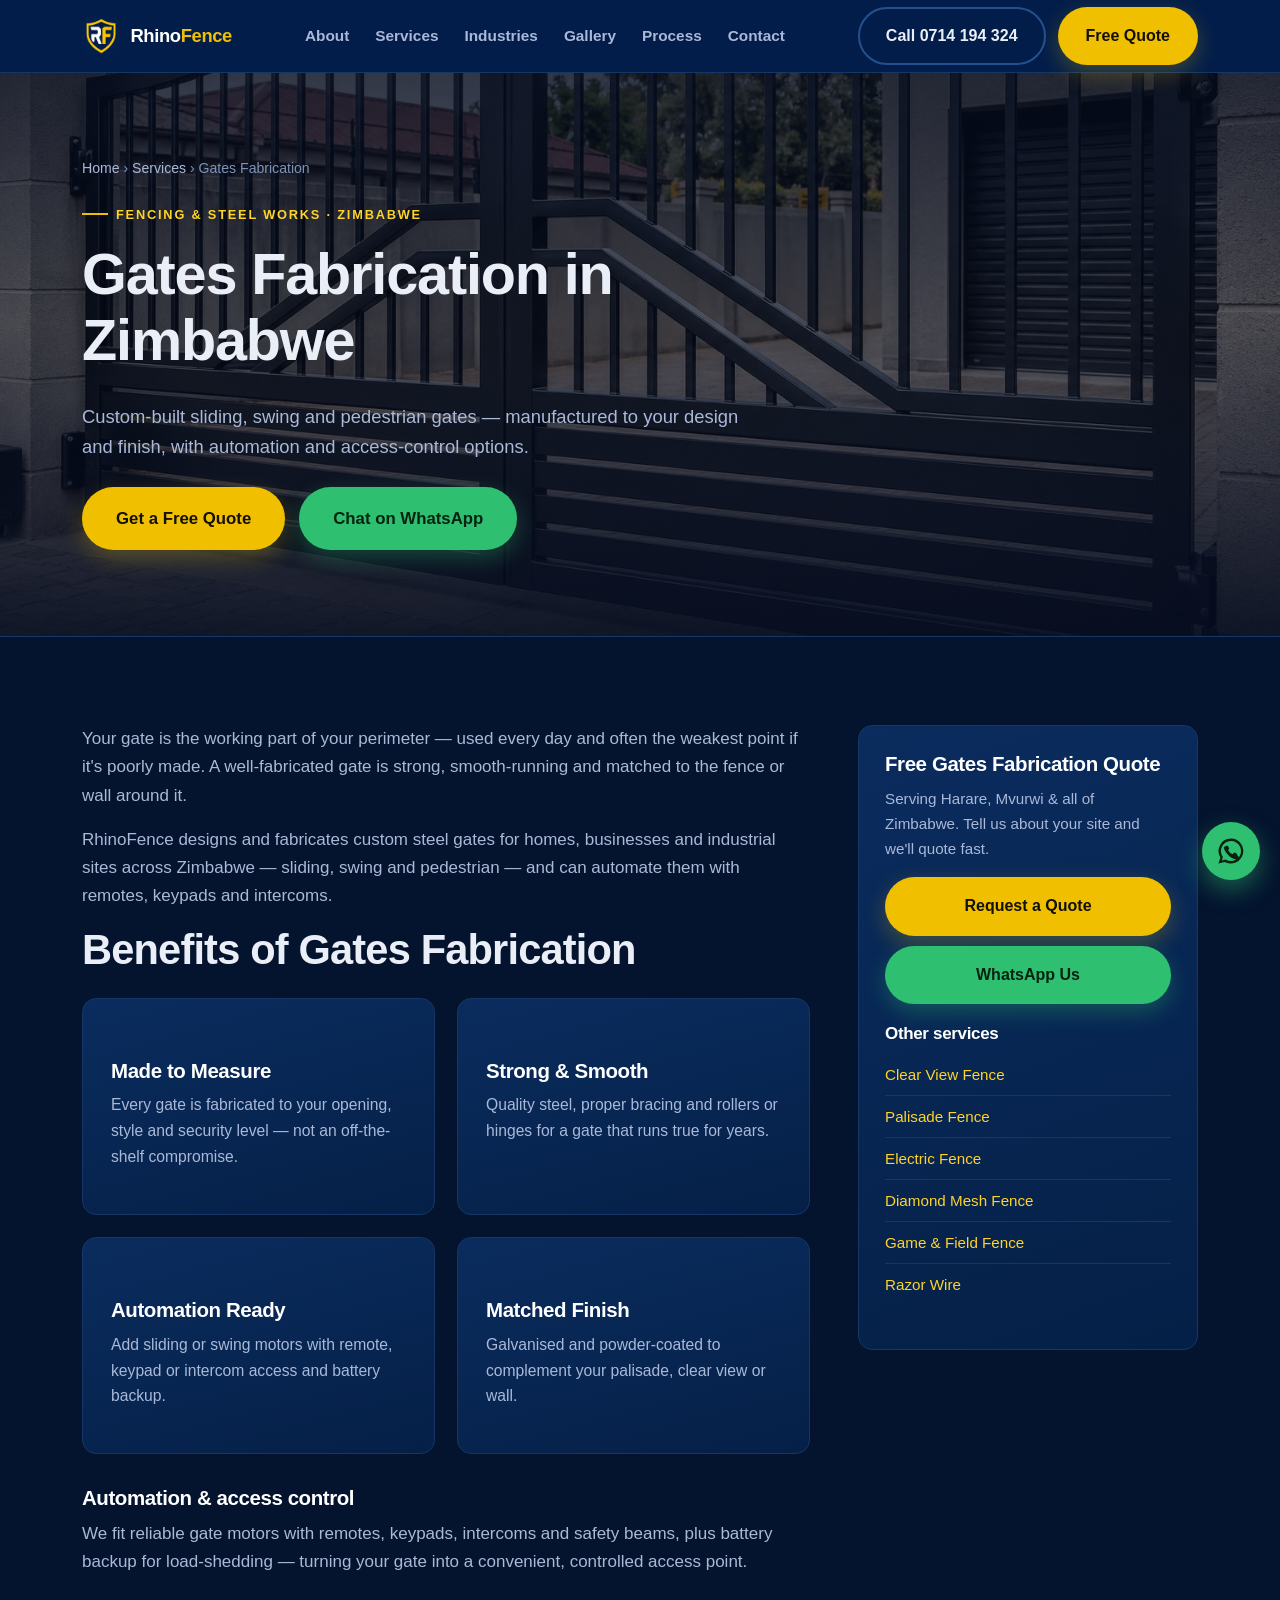
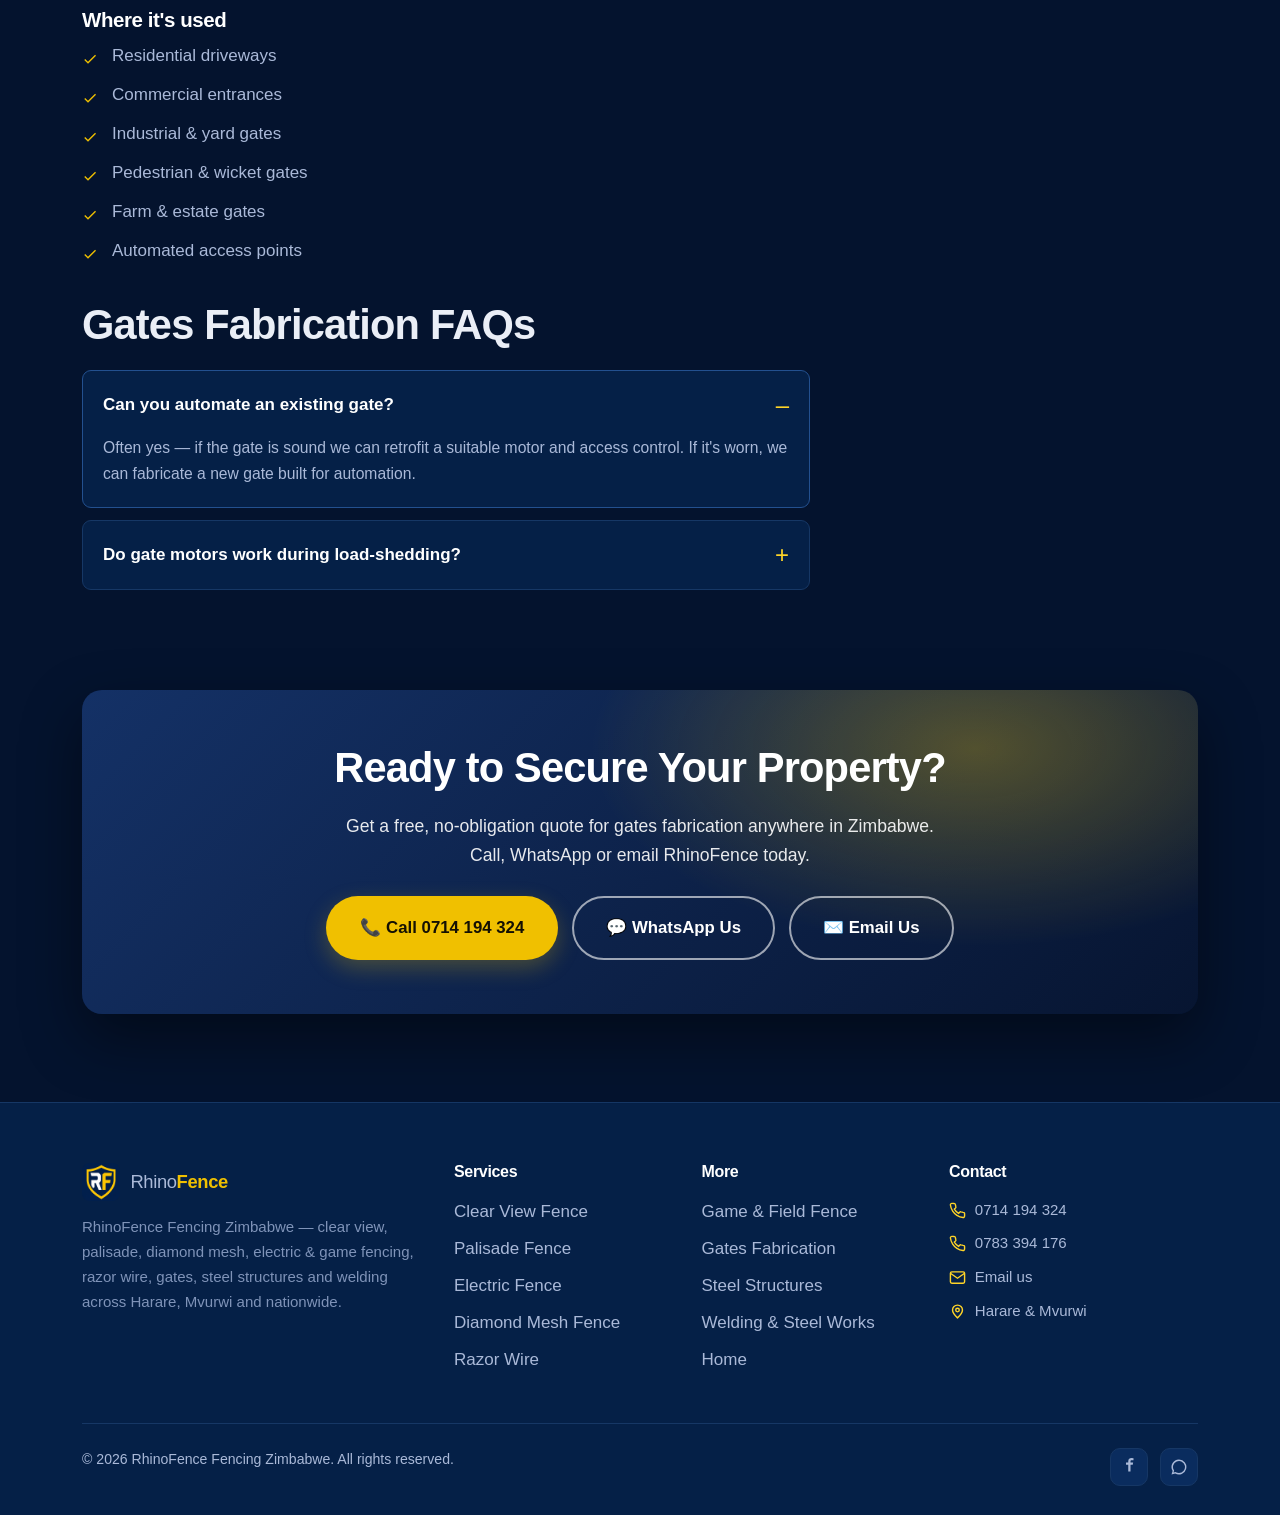
<file: services/gates-fabrication.html>
<!DOCTYPE html>
<html lang="en">
<head>
<meta charset="utf-8">
<meta name="viewport" content="width=device-width, initial-scale=1">
<meta name="theme-color" content="#081124">
<title>Gate Fabrication Zimbabwe | Custom Sliding &amp; Swing Gates — RhinoFence</title>
<meta name="description" content="Custom steel gate fabrication in Harare, Mvurwi &amp; nationwide — sliding, swing &amp; pedestrian gates with automation. Made to your design by RhinoFence. Free quote — 0714 194 324.">
<meta name="keywords" content="gate fabrication Zimbabwe, custom gates Harare, sliding gate, swing gate, automated gate Zimbabwe, driveway gate, steel gates">
<meta name="robots" content="index, follow, max-image-preview:large">
<link rel="canonical" href="https://www.rhinofencefencingzimbabwe.co.zw/services/gates-fabrication.html">
<meta property="og:type" content="website">
<meta property="og:site_name" content="RhinoFence Fencing Zimbabwe">
<meta property="og:title" content="Gates Fabrication — RhinoFence Fencing Zimbabwe">
<meta property="og:description" content="Custom steel gate fabrication in Harare, Mvurwi &amp; nationwide — sliding, swing &amp; pedestrian gates with automation. Made to your design by RhinoFence. Free quote — 0714 194 324.">
<meta property="og:url" content="https://www.rhinofencefencingzimbabwe.co.zw/services/gates-fabrication.html">
<meta property="og:locale" content="en_ZW">
<meta property="og:image" content="https://www.rhinofencefencingzimbabwe.co.zw/assets/social-card.svg">
<meta name="twitter:card" content="summary_large_image">
<meta name="twitter:title" content="Gates Fabrication — RhinoFence Zimbabwe">
<meta name="twitter:description" content="Custom steel gate fabrication in Harare, Mvurwi &amp; nationwide — sliding, swing &amp; pedestrian gates with automation. Made to your design by RhinoFence. Free quote — 0714 194 324.">
<meta name="twitter:image" content="https://www.rhinofencefencingzimbabwe.co.zw/assets/social-card.svg">
<link rel="icon" href="/assets/brand/icon-192.png" type="image/png">
<link rel="apple-touch-icon" href="/assets/brand/icon-192.png">
<link rel="manifest" href="/site.webmanifest">
<link rel="stylesheet" href="/assets/styles.css?v=8">
<script type="application/ld+json">
{
  "@context": "https://schema.org",
  "@type": "Service",
  "serviceType": "Gates Fabrication",
  "name": "Gates Fabrication — Zimbabwe",
  "provider": {
    "@type": "GeneralContractor",
    "name": "RhinoFence Fencing Zimbabwe",
    "telephone": "+263714194324",
    "email": "rhinofencefencingzimbabwe01@gmail.com",
    "url": "https://www.rhinofencefencingzimbabwe.co.zw/"
  },
  "areaServed": [
    { "@type": "Country", "name": "Zimbabwe" },
    { "@type": "City", "name": "Harare" },
    { "@type": "City", "name": "Mvurwi" }
  ],
  "url": "https://www.rhinofencefencingzimbabwe.co.zw/services/gates-fabrication.html",
  "description": "Custom steel gate fabrication in Harare, Mvurwi & nationwide — sliding, swing & pedestrian gates with automation. Made to your design by RhinoFence. Free quote — 0714 194 324."
}
</script>
<script type="application/ld+json">
{
  "@context": "https://schema.org",
  "@type": "BreadcrumbList",
  "itemListElement": [
    { "@type": "ListItem", "position": 1, "name": "Home", "item": "https://www.rhinofencefencingzimbabwe.co.zw/" },
    { "@type": "ListItem", "position": 2, "name": "Services", "item": "https://www.rhinofencefencingzimbabwe.co.zw/#services" },
    { "@type": "ListItem", "position": 3, "name": "Gates Fabrication", "item": "https://www.rhinofencefencingzimbabwe.co.zw/services/gates-fabrication.html" }
  ]
}
</script>
<script type="application/ld+json">
{
  "@context": "https://schema.org",
  "@type": "FAQPage",
  "mainEntity": [
    {
      "@type": "Question",
      "name": "Can you automate an existing gate?",
      "acceptedAnswer": { "@type": "Answer", "text": "Often yes — if the gate is sound we can retrofit a suitable motor and access control. If it's worn, we can fabricate a new gate built for automation." }
    },
    {
      "@type": "Question",
      "name": "Do gate motors work during load-shedding?",
      "acceptedAnswer": { "@type": "Answer", "text": "Yes. We fit motors with battery backup so your gate keeps operating through power cuts." }
    }
  ]
}
</script>
</head>
<body>

<header class="site-header">
  <div class="container nav">
    <a class="brand" href="/" aria-label="RhinoFence Fencing Zimbabwe home">
      <img src="/assets/brand/icon-192.png" width="38" height="38" alt="" aria-hidden="true">
      <span>Rhino<b>Fence</b></span>
    </a>
    <nav aria-label="Primary">
      <ul class="nav-links" id="menu">
        <li><a href="/#about">About</a></li>
        <li><a href="/#services">Services</a></li>
        <li><a href="/#industries">Industries</a></li>
        <li><a href="/#gallery">Gallery</a></li>
        <li><a href="/#process">Process</a></li>
        <li><a href="/#contact">Contact</a></li>
      </ul>
    </nav>
    <div class="nav-cta">
      <a class="btn btn--ghost" href="tel:+263714194324">Call 0714 194 324</a>
      <a class="btn btn--primary" href="/#quote">Free Quote</a>
      <button class="nav-toggle" aria-label="Toggle menu" aria-controls="menu" aria-expanded="false">
        <span></span><span></span><span></span>
      </button>
    </div>
  </div>
</header>

<main>
<section class="page-hero page-hero--photo" style="background-image: linear-gradient(180deg, rgba(5,12,30,.82) 0%, rgba(5,12,30,.62) 45%, rgba(6,13,32,.94) 100%), url('/assets/photos/custom-steel-gate.jpg')">
  <div class="container">
    <nav class="crumbs" aria-label="Breadcrumb">
      <a href="/">Home</a> &rsaquo; <a href="/#services">Services</a> &rsaquo; <span>Gates Fabrication</span>
    </nav>
    <p class="eyebrow">Fencing &amp; Steel Works · Zimbabwe</p>
    <h1>Gates Fabrication in Zimbabwe</h1>
    <p class="lead">Custom-built sliding, swing and pedestrian gates &mdash; manufactured to your design and finish, with automation and access-control options.</p>
    <div class="hero-cta" style="margin-top:24px">
      <a class="btn btn--primary btn--lg" href="/#quote">Get a Free Quote</a>
      <a class="btn btn--wa btn--lg" href="https://wa.me/263714194324" target="_blank" rel="noopener">Chat on WhatsApp</a>
    </div>
  </div>
</section>

<section class="section">
  <div class="container layout-2col">
    <div class="prose">
      <p>Your gate is the working part of your perimeter &mdash; used every day and often the weakest point if it's poorly made. A well-fabricated gate is strong, smooth-running and matched to the fence or wall around it.</p>
      <p>RhinoFence designs and fabricates custom steel gates for homes, businesses and industrial sites across Zimbabwe &mdash; sliding, swing and pedestrian &mdash; and can automate them with remotes, keypads and intercoms.</p>

      <h2>Benefits of Gates Fabrication</h2>
      <div class="grid grid--2" style="margin:24px 0 8px">
        <div class="card">
          <h3>Made to Measure</h3>
          <p>Every gate is fabricated to your opening, style and security level &mdash; not an off-the-shelf compromise.</p>
        </div>
        <div class="card">
          <h3>Strong &amp; Smooth</h3>
          <p>Quality steel, proper bracing and rollers or hinges for a gate that runs true for years.</p>
        </div>
        <div class="card">
          <h3>Automation Ready</h3>
          <p>Add sliding or swing motors with remote, keypad or intercom access and battery backup.</p>
        </div>
        <div class="card">
          <h3>Matched Finish</h3>
          <p>Galvanised and powder-coated to complement your palisade, clear view or wall.</p>
        </div>
      </div>

      <h3>Automation &amp; access control</h3>
      <p>We fit reliable gate motors with remotes, keypads, intercoms and safety beams, plus battery backup for load-shedding &mdash; turning your gate into a convenient, controlled access point.</p>

      <h3>Where it's used</h3>
      <ul>
        <li>Residential driveways</li>
        <li>Commercial entrances</li>
        <li>Industrial &amp; yard gates</li>
        <li>Pedestrian &amp; wicket gates</li>
        <li>Farm &amp; estate gates</li>
        <li>Automated access points</li>
      </ul>

      <h2 style="margin-top:36px">Gates Fabrication FAQs</h2>
      <div class="faq" style="margin-top:20px">
      <details open>
        <summary>Can you automate an existing gate?</summary>
        <p>Often yes &mdash; if the gate is sound we can retrofit a suitable motor and access control. If it's worn, we can fabricate a new gate built for automation.</p>
      </details>
      <details>
        <summary>Do gate motors work during load-shedding?</summary>
        <p>Yes. We fit motors with battery backup so your gate keeps operating through power cuts.</p>
      </details>
      </div>
    </div>

    <aside>
      <div class="sidebar-cta">
        <h3>Free Gates Fabrication Quote</h3>
        <p style="font-size:.95rem">Serving Harare, Mvurwi &amp; all of Zimbabwe. Tell us about your site and we'll quote fast.</p>
        <a class="btn btn--primary" href="/#quote" style="width:100%;margin-bottom:10px">Request a Quote</a>
        <a class="btn btn--wa" href="https://wa.me/263714194324" target="_blank" rel="noopener" style="width:100%;margin-bottom:20px">WhatsApp Us</a>
        <h4 style="color:var(--white);margin:0 0 10px">Other services</h4>
        <ul>
          <li><a href="/services/clear-view-fence.html">Clear View Fence</a></li>
          <li><a href="/services/palisade-fence.html">Palisade Fence</a></li>
          <li><a href="/services/electric-fence.html">Electric Fence</a></li>
          <li><a href="/services/diamond-mesh-fence.html">Diamond Mesh Fence</a></li>
          <li><a href="/services/game-field-fence.html">Game &amp; Field Fence</a></li>
          <li><a href="/services/razor-wire.html">Razor Wire</a></li>
        </ul>
      </div>
    </aside>
  </div>
</section>

<section class="section" style="padding-top:0" id="contact">
  <div class="container">
    <div class="cta-band">
      <h2>Ready to Secure Your Property?</h2>
      <p>Get a free, no-obligation quote for gates fabrication anywhere in Zimbabwe. Call, WhatsApp or email RhinoFence today.</p>
      <div class="cta-actions">
        <a class="btn btn--primary btn--lg" href="tel:+263714194324">📞 Call 0714 194 324</a>
        <a class="btn btn--ghost btn--lg" href="https://wa.me/263714194324" target="_blank" rel="noopener">💬 WhatsApp Us</a>
        <a class="btn btn--ghost btn--lg" href="mailto:rhinofencefencingzimbabwe01@gmail.com">✉️ Email Us</a>
      </div>
    </div>
  </div>
</section>
</main>

<footer class="site-footer">
  <div class="container">
    <div class="foot-grid">
      <div class="foot-about">
        <a class="brand" href="/" style="margin-bottom:14px">
          <img src="/assets/brand/icon-192.png" width="38" height="38" alt="" aria-hidden="true">
          <span>Rhino<b>Fence</b></span>
        </a>
        <p>RhinoFence Fencing Zimbabwe — clear view, palisade, diamond mesh, electric &amp; game fencing, razor wire, gates, steel structures and welding across Harare, Mvurwi and nationwide.</p>
      </div>
      <div>
        <h4>Services</h4>
        <ul>
          <li><a href="/services/clear-view-fence.html">Clear View Fence</a></li>
          <li><a href="/services/palisade-fence.html">Palisade Fence</a></li>
          <li><a href="/services/electric-fence.html">Electric Fence</a></li>
          <li><a href="/services/diamond-mesh-fence.html">Diamond Mesh Fence</a></li>
          <li><a href="/services/razor-wire.html">Razor Wire</a></li>
        </ul>
      </div>
      <div>
        <h4>More</h4>
        <ul>
          <li><a href="/services/game-field-fence.html">Game &amp; Field Fence</a></li>
          <li><a href="/services/gates-fabrication.html">Gates Fabrication</a></li>
          <li><a href="/services/steel-structures.html">Steel Structures</a></li>
          <li><a href="/services/welding-steel-works.html">Welding &amp; Steel Works</a></li>
          <li><a href="/">Home</a></li>
        </ul>
      </div>
      <div>
        <h4>Contact</h4>
        <ul class="foot-contact">
          <li><svg viewBox="0 0 24 24" fill="none" stroke="currentColor" stroke-width="2"><path d="M22 16.9v3a2 2 0 0 1-2.2 2 19.8 19.8 0 0 1-8.6-3.1 19.5 19.5 0 0 1-6-6A19.8 19.8 0 0 1 2 4.2 2 2 0 0 1 4 2h3a2 2 0 0 1 2 1.7l.7 3a2 2 0 0 1-.5 1.9L7.6 10a16 16 0 0 0 6 6l1.4-1.6a2 2 0 0 1 1.9-.5l3 .7A2 2 0 0 1 22 16.9z"/></svg> <a href="tel:+263714194324">0714 194 324</a></li>
          <li><svg viewBox="0 0 24 24" fill="none" stroke="currentColor" stroke-width="2"><path d="M22 16.9v3a2 2 0 0 1-2.2 2 19.8 19.8 0 0 1-8.6-3.1 19.5 19.5 0 0 1-6-6A19.8 19.8 0 0 1 2 4.2 2 2 0 0 1 4 2h3a2 2 0 0 1 2 1.7l.7 3a2 2 0 0 1-.5 1.9L7.6 10a16 16 0 0 0 6 6l1.4-1.6a2 2 0 0 1 1.9-.5l3 .7A2 2 0 0 1 22 16.9z"/></svg> <a href="tel:+263783394176">0783 394 176</a></li>
          <li><svg viewBox="0 0 24 24" fill="none" stroke="currentColor" stroke-width="2"><rect x="2" y="4" width="20" height="16" rx="2"/><path d="m2 6 10 7L22 6"/></svg> <a href="mailto:rhinofencefencingzimbabwe01@gmail.com">Email us</a></li>
          <li><svg viewBox="0 0 24 24" fill="none" stroke="currentColor" stroke-width="2"><path d="M12 21s7-6.3 7-11a7 7 0 1 0-14 0c0 4.7 7 11 7 11z"/><circle cx="12" cy="10" r="2.5"/></svg> Harare &amp; Mvurwi</li>
        </ul>
      </div>
    </div>
    <div class="foot-bottom">
      <p>© <span data-year>2026</span> RhinoFence Fencing Zimbabwe. All rights reserved.</p>
      <div class="social">
        <a href="https://www.facebook.com/share/1DCCPf2GQW/" target="_blank" rel="noopener" aria-label="RhinoFence on Facebook"><svg viewBox="0 0 24 24" fill="currentColor"><path d="M14 9h3l.5-3H14V4.5c0-.9.3-1.5 1.6-1.5H18V.2A22 22 0 0 0 15.4 0C12.9 0 11 1.5 11 4.2V6H8v3h3v9h3z"/></svg></a>
        <a href="https://wa.me/263714194324" target="_blank" rel="noopener" aria-label="RhinoFence on WhatsApp"><svg viewBox="0 0 24 24" fill="currentColor"><path d="M12 2a10 10 0 0 0-8.5 15.2L2 22l4.9-1.3A10 10 0 1 0 12 2zm0 18a8 8 0 0 1-4.1-1.1l-.3-.2-2.9.8.8-2.8-.2-.3A8 8 0 1 1 12 20z"/></svg></a>
      </div>
    </div>
  </div>
</footer>

<a class="fab" href="https://wa.me/263714194324" target="_blank" rel="noopener" aria-label="Chat with RhinoFence on WhatsApp">
  <svg viewBox="0 0 24 24" fill="currentColor"><path d="M12 2a10 10 0 0 0-8.5 15.2L2 22l4.9-1.3A10 10 0 1 0 12 2zm0 18a8 8 0 0 1-4.1-1.1l-.3-.2-2.9.8.8-2.8-.2-.3A8 8 0 1 1 12 20zm4.4-6c-.2-.1-1.4-.7-1.6-.8s-.4-.1-.5.1-.6.8-.8 1-.3.2-.5 0a6.5 6.5 0 0 1-3.2-2.8c-.2-.4.2-.4.6-1.2.1-.2 0-.3 0-.5s-.5-1.3-.7-1.7-.4-.4-.5-.4h-.5a1 1 0 0 0-.7.3A3 3 0 0 0 6.3 9c0 1.8 1.3 3.5 1.5 3.7s2.6 4 6.3 5.4c.9.4 1.6.6 2.1.5.6-.1 1.4-.6 1.6-1.1s.2-1 .2-1.1-.2-.2-.5-.4z"/></svg>
</a>

<script src="/assets/main.js?v=8" defer></script>
</body>
</html>
</file>
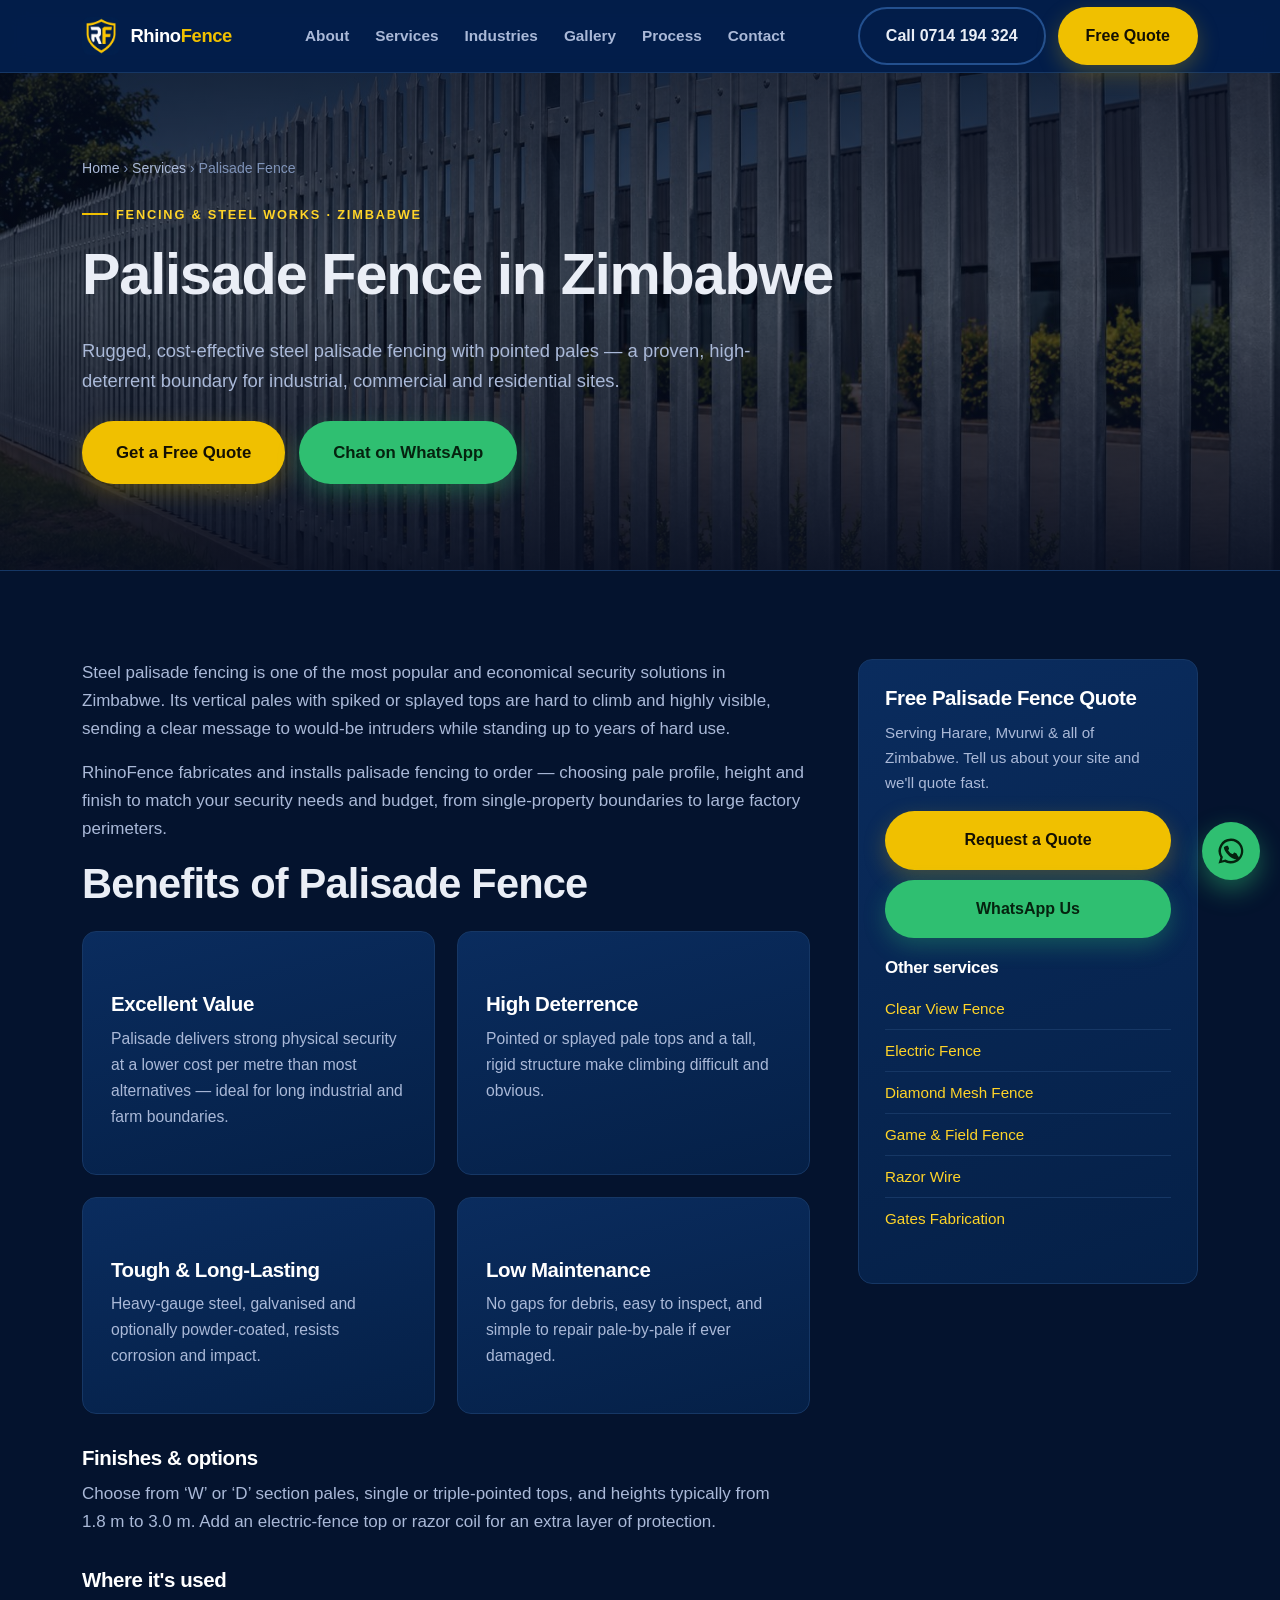
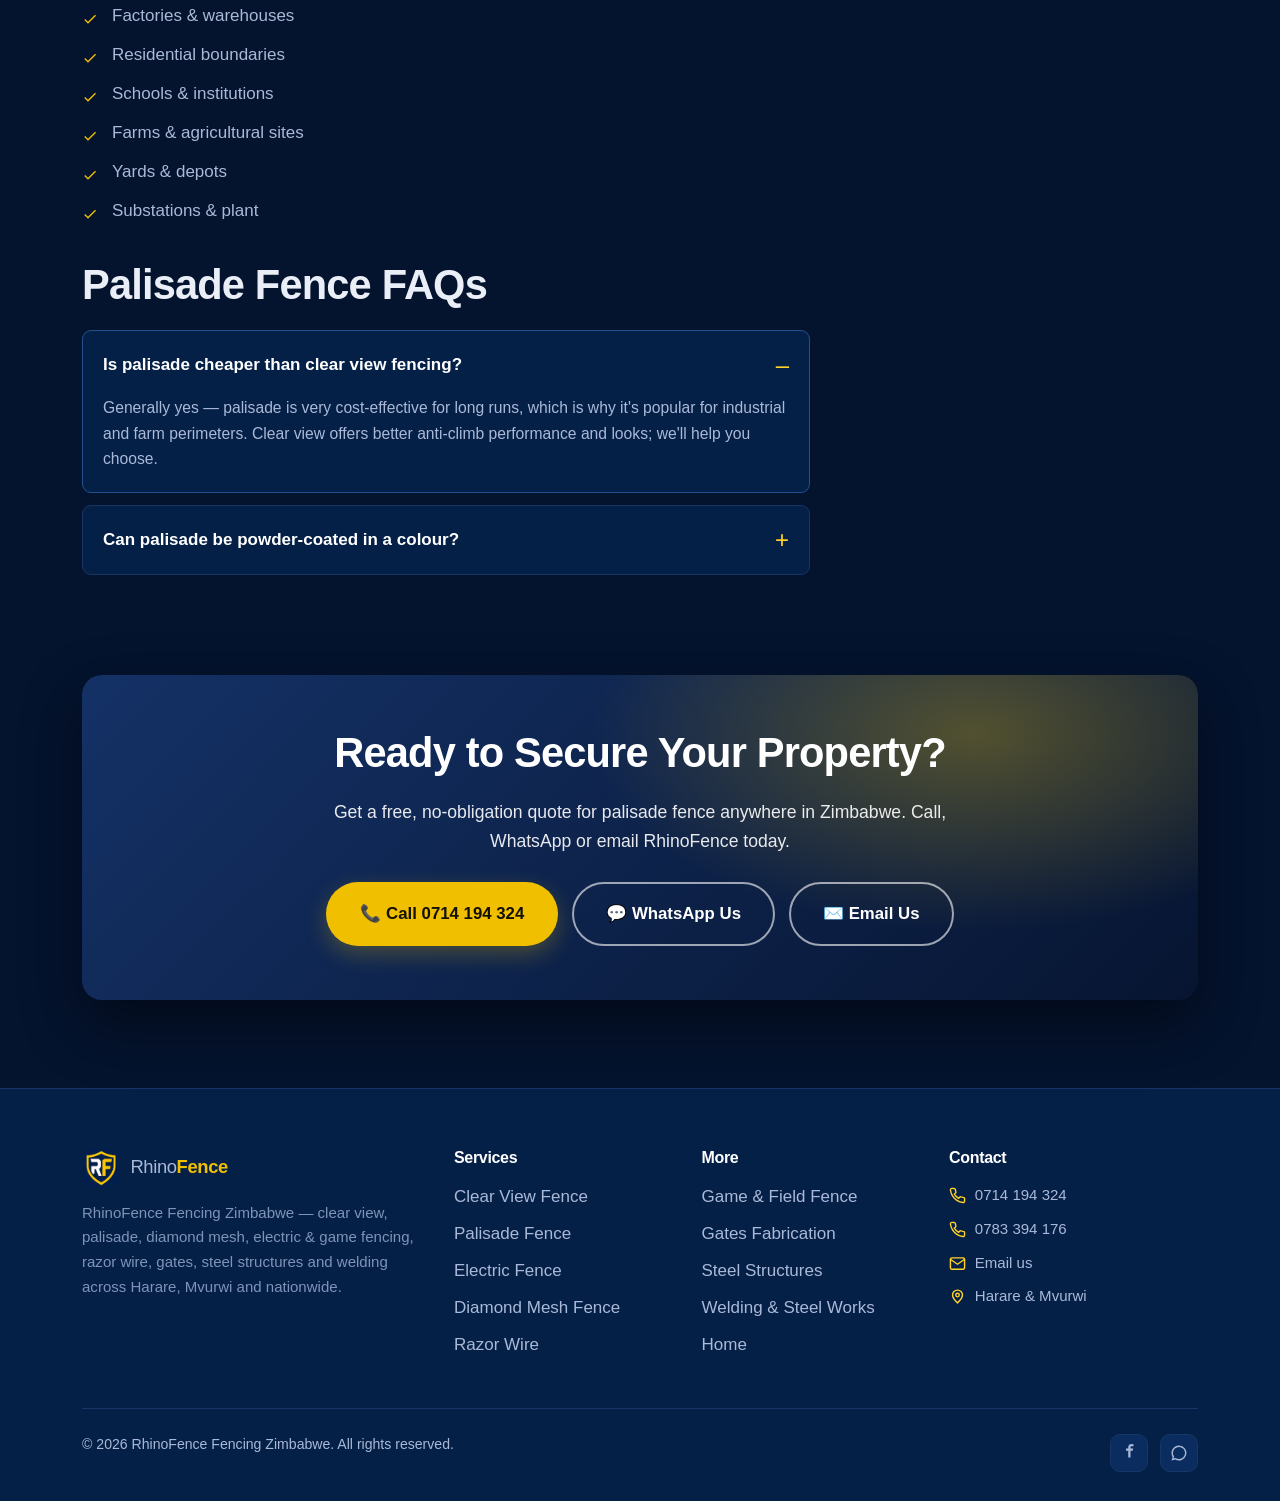
<file: services/palisade-fence.html>
<!DOCTYPE html>
<html lang="en">
<head>
<meta charset="utf-8">
<meta name="viewport" content="width=device-width, initial-scale=1">
<meta name="theme-color" content="#081124">
<title>Palisade Fencing Zimbabwe | Steel Palisade Supply &amp; Install — RhinoFence</title>
<meta name="description" content="Durable steel palisade fencing manufactured &amp; installed in Harare, Mvurwi &amp; nationwide. Cost-effective, high-deterrent security for homes, industry &amp; farms. Free quote — 0714 194 324.">
<meta name="keywords" content="palisade fence Zimbabwe, steel palisade Harare, industrial fencing Zimbabwe, security palisade, durawall alternative">
<meta name="robots" content="index, follow, max-image-preview:large">
<link rel="canonical" href="https://www.rhinofencefencingzimbabwe.co.zw/services/palisade-fence.html">
<meta property="og:type" content="website">
<meta property="og:site_name" content="RhinoFence Fencing Zimbabwe">
<meta property="og:title" content="Palisade Fence — RhinoFence Fencing Zimbabwe">
<meta property="og:description" content="Durable steel palisade fencing manufactured &amp; installed in Harare, Mvurwi &amp; nationwide. Cost-effective, high-deterrent security for homes, industry &amp; farms. Free quote — 0714 194 324.">
<meta property="og:url" content="https://www.rhinofencefencingzimbabwe.co.zw/services/palisade-fence.html">
<meta property="og:locale" content="en_ZW">
<meta property="og:image" content="https://www.rhinofencefencingzimbabwe.co.zw/assets/social-card.svg">
<meta name="twitter:card" content="summary_large_image">
<meta name="twitter:title" content="Palisade Fence — RhinoFence Zimbabwe">
<meta name="twitter:description" content="Durable steel palisade fencing manufactured &amp; installed in Harare, Mvurwi &amp; nationwide. Cost-effective, high-deterrent security for homes, industry &amp; farms. Free quote — 0714 194 324.">
<meta name="twitter:image" content="https://www.rhinofencefencingzimbabwe.co.zw/assets/social-card.svg">
<link rel="icon" href="/assets/brand/icon-192.png" type="image/png">
<link rel="apple-touch-icon" href="/assets/brand/icon-192.png">
<link rel="manifest" href="/site.webmanifest">
<link rel="stylesheet" href="/assets/styles.css?v=8">
<script type="application/ld+json">
{
  "@context": "https://schema.org",
  "@type": "Service",
  "serviceType": "Palisade Fence",
  "name": "Palisade Fence — Zimbabwe",
  "provider": {
    "@type": "GeneralContractor",
    "name": "RhinoFence Fencing Zimbabwe",
    "telephone": "+263714194324",
    "email": "rhinofencefencingzimbabwe01@gmail.com",
    "url": "https://www.rhinofencefencingzimbabwe.co.zw/"
  },
  "areaServed": [
    { "@type": "Country", "name": "Zimbabwe" },
    { "@type": "City", "name": "Harare" },
    { "@type": "City", "name": "Mvurwi" }
  ],
  "url": "https://www.rhinofencefencingzimbabwe.co.zw/services/palisade-fence.html",
  "description": "Durable steel palisade fencing manufactured & installed in Harare, Mvurwi & nationwide. Cost-effective, high-deterrent security for homes, industry & farms. Free quote — 0714 194 324."
}
</script>
<script type="application/ld+json">
{
  "@context": "https://schema.org",
  "@type": "BreadcrumbList",
  "itemListElement": [
    { "@type": "ListItem", "position": 1, "name": "Home", "item": "https://www.rhinofencefencingzimbabwe.co.zw/" },
    { "@type": "ListItem", "position": 2, "name": "Services", "item": "https://www.rhinofencefencingzimbabwe.co.zw/#services" },
    { "@type": "ListItem", "position": 3, "name": "Palisade Fence", "item": "https://www.rhinofencefencingzimbabwe.co.zw/services/palisade-fence.html" }
  ]
}
</script>
<script type="application/ld+json">
{
  "@context": "https://schema.org",
  "@type": "FAQPage",
  "mainEntity": [
    {
      "@type": "Question",
      "name": "Is palisade cheaper than clear view fencing?",
      "acceptedAnswer": { "@type": "Answer", "text": "Generally yes — palisade is very cost-effective for long runs, which is why it's popular for industrial and farm perimeters. Clear view offers better anti-climb performance and looks; we'll help you choose." }
    },
    {
      "@type": "Question",
      "name": "Can palisade be powder-coated in a colour?",
      "acceptedAnswer": { "@type": "Answer", "text": "Yes. We galvanise for rust protection and can powder-coat in your chosen colour for a smart, durable finish." }
    }
  ]
}
</script>
</head>
<body>

<header class="site-header">
  <div class="container nav">
    <a class="brand" href="/" aria-label="RhinoFence Fencing Zimbabwe home">
      <img src="/assets/brand/icon-192.png" width="38" height="38" alt="" aria-hidden="true">
      <span>Rhino<b>Fence</b></span>
    </a>
    <nav aria-label="Primary">
      <ul class="nav-links" id="menu">
        <li><a href="/#about">About</a></li>
        <li><a href="/#services">Services</a></li>
        <li><a href="/#industries">Industries</a></li>
        <li><a href="/#gallery">Gallery</a></li>
        <li><a href="/#process">Process</a></li>
        <li><a href="/#contact">Contact</a></li>
      </ul>
    </nav>
    <div class="nav-cta">
      <a class="btn btn--ghost" href="tel:+263714194324">Call 0714 194 324</a>
      <a class="btn btn--primary" href="/#quote">Free Quote</a>
      <button class="nav-toggle" aria-label="Toggle menu" aria-controls="menu" aria-expanded="false">
        <span></span><span></span><span></span>
      </button>
    </div>
  </div>
</header>

<main>
<section class="page-hero page-hero--photo" style="background-image: linear-gradient(180deg, rgba(5,12,30,.82) 0%, rgba(5,12,30,.62) 45%, rgba(6,13,32,.94) 100%), url('/assets/photos/palisade-fence-industrial.jpg')">
  <div class="container">
    <nav class="crumbs" aria-label="Breadcrumb">
      <a href="/">Home</a> &rsaquo; <a href="/#services">Services</a> &rsaquo; <span>Palisade Fence</span>
    </nav>
    <p class="eyebrow">Fencing &amp; Steel Works · Zimbabwe</p>
    <h1>Palisade Fence in Zimbabwe</h1>
    <p class="lead">Rugged, cost-effective steel palisade fencing with pointed pales &mdash; a proven, high-deterrent boundary for industrial, commercial and residential sites.</p>
    <div class="hero-cta" style="margin-top:24px">
      <a class="btn btn--primary btn--lg" href="/#quote">Get a Free Quote</a>
      <a class="btn btn--wa btn--lg" href="https://wa.me/263714194324" target="_blank" rel="noopener">Chat on WhatsApp</a>
    </div>
  </div>
</section>

<section class="section">
  <div class="container layout-2col">
    <div class="prose">
      <p>Steel palisade fencing is one of the most popular and economical security solutions in Zimbabwe. Its vertical pales with spiked or splayed tops are hard to climb and highly visible, sending a clear message to would-be intruders while standing up to years of hard use.</p>
      <p>RhinoFence fabricates and installs palisade fencing to order &mdash; choosing pale profile, height and finish to match your security needs and budget, from single-property boundaries to large factory perimeters.</p>

      <h2>Benefits of Palisade Fence</h2>
      <div class="grid grid--2" style="margin:24px 0 8px">
        <div class="card">
          <h3>Excellent Value</h3>
          <p>Palisade delivers strong physical security at a lower cost per metre than most alternatives &mdash; ideal for long industrial and farm boundaries.</p>
        </div>
        <div class="card">
          <h3>High Deterrence</h3>
          <p>Pointed or splayed pale tops and a tall, rigid structure make climbing difficult and obvious.</p>
        </div>
        <div class="card">
          <h3>Tough &amp; Long-Lasting</h3>
          <p>Heavy-gauge steel, galvanised and optionally powder-coated, resists corrosion and impact.</p>
        </div>
        <div class="card">
          <h3>Low Maintenance</h3>
          <p>No gaps for debris, easy to inspect, and simple to repair pale-by-pale if ever damaged.</p>
        </div>
      </div>

      <h3>Finishes &amp; options</h3>
      <p>Choose from &lsquo;W&rsquo; or &lsquo;D&rsquo; section pales, single or triple-pointed tops, and heights typically from 1.8&nbsp;m to 3.0&nbsp;m. Add an electric-fence top or razor coil for an extra layer of protection.</p>

      <h3>Where it's used</h3>
      <ul>
        <li>Factories &amp; warehouses</li>
        <li>Residential boundaries</li>
        <li>Schools &amp; institutions</li>
        <li>Farms &amp; agricultural sites</li>
        <li>Yards &amp; depots</li>
        <li>Substations &amp; plant</li>
      </ul>

      <h2 style="margin-top:36px">Palisade Fence FAQs</h2>
      <div class="faq" style="margin-top:20px">
      <details open>
        <summary>Is palisade cheaper than clear view fencing?</summary>
        <p>Generally yes &mdash; palisade is very cost-effective for long runs, which is why it's popular for industrial and farm perimeters. Clear view offers better anti-climb performance and looks; we'll help you choose.</p>
      </details>
      <details>
        <summary>Can palisade be powder-coated in a colour?</summary>
        <p>Yes. We galvanise for rust protection and can powder-coat in your chosen colour for a smart, durable finish.</p>
      </details>
      </div>
    </div>

    <aside>
      <div class="sidebar-cta">
        <h3>Free Palisade Fence Quote</h3>
        <p style="font-size:.95rem">Serving Harare, Mvurwi &amp; all of Zimbabwe. Tell us about your site and we'll quote fast.</p>
        <a class="btn btn--primary" href="/#quote" style="width:100%;margin-bottom:10px">Request a Quote</a>
        <a class="btn btn--wa" href="https://wa.me/263714194324" target="_blank" rel="noopener" style="width:100%;margin-bottom:20px">WhatsApp Us</a>
        <h4 style="color:var(--white);margin:0 0 10px">Other services</h4>
        <ul>
          <li><a href="/services/clear-view-fence.html">Clear View Fence</a></li>
          <li><a href="/services/electric-fence.html">Electric Fence</a></li>
          <li><a href="/services/diamond-mesh-fence.html">Diamond Mesh Fence</a></li>
          <li><a href="/services/game-field-fence.html">Game &amp; Field Fence</a></li>
          <li><a href="/services/razor-wire.html">Razor Wire</a></li>
          <li><a href="/services/gates-fabrication.html">Gates Fabrication</a></li>
        </ul>
      </div>
    </aside>
  </div>
</section>

<section class="section" style="padding-top:0" id="contact">
  <div class="container">
    <div class="cta-band">
      <h2>Ready to Secure Your Property?</h2>
      <p>Get a free, no-obligation quote for palisade fence anywhere in Zimbabwe. Call, WhatsApp or email RhinoFence today.</p>
      <div class="cta-actions">
        <a class="btn btn--primary btn--lg" href="tel:+263714194324">📞 Call 0714 194 324</a>
        <a class="btn btn--ghost btn--lg" href="https://wa.me/263714194324" target="_blank" rel="noopener">💬 WhatsApp Us</a>
        <a class="btn btn--ghost btn--lg" href="mailto:rhinofencefencingzimbabwe01@gmail.com">✉️ Email Us</a>
      </div>
    </div>
  </div>
</section>
</main>

<footer class="site-footer">
  <div class="container">
    <div class="foot-grid">
      <div class="foot-about">
        <a class="brand" href="/" style="margin-bottom:14px">
          <img src="/assets/brand/icon-192.png" width="38" height="38" alt="" aria-hidden="true">
          <span>Rhino<b>Fence</b></span>
        </a>
        <p>RhinoFence Fencing Zimbabwe — clear view, palisade, diamond mesh, electric &amp; game fencing, razor wire, gates, steel structures and welding across Harare, Mvurwi and nationwide.</p>
      </div>
      <div>
        <h4>Services</h4>
        <ul>
          <li><a href="/services/clear-view-fence.html">Clear View Fence</a></li>
          <li><a href="/services/palisade-fence.html">Palisade Fence</a></li>
          <li><a href="/services/electric-fence.html">Electric Fence</a></li>
          <li><a href="/services/diamond-mesh-fence.html">Diamond Mesh Fence</a></li>
          <li><a href="/services/razor-wire.html">Razor Wire</a></li>
        </ul>
      </div>
      <div>
        <h4>More</h4>
        <ul>
          <li><a href="/services/game-field-fence.html">Game &amp; Field Fence</a></li>
          <li><a href="/services/gates-fabrication.html">Gates Fabrication</a></li>
          <li><a href="/services/steel-structures.html">Steel Structures</a></li>
          <li><a href="/services/welding-steel-works.html">Welding &amp; Steel Works</a></li>
          <li><a href="/">Home</a></li>
        </ul>
      </div>
      <div>
        <h4>Contact</h4>
        <ul class="foot-contact">
          <li><svg viewBox="0 0 24 24" fill="none" stroke="currentColor" stroke-width="2"><path d="M22 16.9v3a2 2 0 0 1-2.2 2 19.8 19.8 0 0 1-8.6-3.1 19.5 19.5 0 0 1-6-6A19.8 19.8 0 0 1 2 4.2 2 2 0 0 1 4 2h3a2 2 0 0 1 2 1.7l.7 3a2 2 0 0 1-.5 1.9L7.6 10a16 16 0 0 0 6 6l1.4-1.6a2 2 0 0 1 1.9-.5l3 .7A2 2 0 0 1 22 16.9z"/></svg> <a href="tel:+263714194324">0714 194 324</a></li>
          <li><svg viewBox="0 0 24 24" fill="none" stroke="currentColor" stroke-width="2"><path d="M22 16.9v3a2 2 0 0 1-2.2 2 19.8 19.8 0 0 1-8.6-3.1 19.5 19.5 0 0 1-6-6A19.8 19.8 0 0 1 2 4.2 2 2 0 0 1 4 2h3a2 2 0 0 1 2 1.7l.7 3a2 2 0 0 1-.5 1.9L7.6 10a16 16 0 0 0 6 6l1.4-1.6a2 2 0 0 1 1.9-.5l3 .7A2 2 0 0 1 22 16.9z"/></svg> <a href="tel:+263783394176">0783 394 176</a></li>
          <li><svg viewBox="0 0 24 24" fill="none" stroke="currentColor" stroke-width="2"><rect x="2" y="4" width="20" height="16" rx="2"/><path d="m2 6 10 7L22 6"/></svg> <a href="mailto:rhinofencefencingzimbabwe01@gmail.com">Email us</a></li>
          <li><svg viewBox="0 0 24 24" fill="none" stroke="currentColor" stroke-width="2"><path d="M12 21s7-6.3 7-11a7 7 0 1 0-14 0c0 4.7 7 11 7 11z"/><circle cx="12" cy="10" r="2.5"/></svg> Harare &amp; Mvurwi</li>
        </ul>
      </div>
    </div>
    <div class="foot-bottom">
      <p>© <span data-year>2026</span> RhinoFence Fencing Zimbabwe. All rights reserved.</p>
      <div class="social">
        <a href="https://www.facebook.com/share/1DCCPf2GQW/" target="_blank" rel="noopener" aria-label="RhinoFence on Facebook"><svg viewBox="0 0 24 24" fill="currentColor"><path d="M14 9h3l.5-3H14V4.5c0-.9.3-1.5 1.6-1.5H18V.2A22 22 0 0 0 15.4 0C12.9 0 11 1.5 11 4.2V6H8v3h3v9h3z"/></svg></a>
        <a href="https://wa.me/263714194324" target="_blank" rel="noopener" aria-label="RhinoFence on WhatsApp"><svg viewBox="0 0 24 24" fill="currentColor"><path d="M12 2a10 10 0 0 0-8.5 15.2L2 22l4.9-1.3A10 10 0 1 0 12 2zm0 18a8 8 0 0 1-4.1-1.1l-.3-.2-2.9.8.8-2.8-.2-.3A8 8 0 1 1 12 20z"/></svg></a>
      </div>
    </div>
  </div>
</footer>

<a class="fab" href="https://wa.me/263714194324" target="_blank" rel="noopener" aria-label="Chat with RhinoFence on WhatsApp">
  <svg viewBox="0 0 24 24" fill="currentColor"><path d="M12 2a10 10 0 0 0-8.5 15.2L2 22l4.9-1.3A10 10 0 1 0 12 2zm0 18a8 8 0 0 1-4.1-1.1l-.3-.2-2.9.8.8-2.8-.2-.3A8 8 0 1 1 12 20zm4.4-6c-.2-.1-1.4-.7-1.6-.8s-.4-.1-.5.1-.6.8-.8 1-.3.2-.5 0a6.5 6.5 0 0 1-3.2-2.8c-.2-.4.2-.4.6-1.2.1-.2 0-.3 0-.5s-.5-1.3-.7-1.7-.4-.4-.5-.4h-.5a1 1 0 0 0-.7.3A3 3 0 0 0 6.3 9c0 1.8 1.3 3.5 1.5 3.7s2.6 4 6.3 5.4c.9.4 1.6.6 2.1.5.6-.1 1.4-.6 1.6-1.1s.2-1 .2-1.1-.2-.2-.5-.4z"/></svg>
</a>

<script src="/assets/main.js?v=8" defer></script>
</body>
</html>
</file>
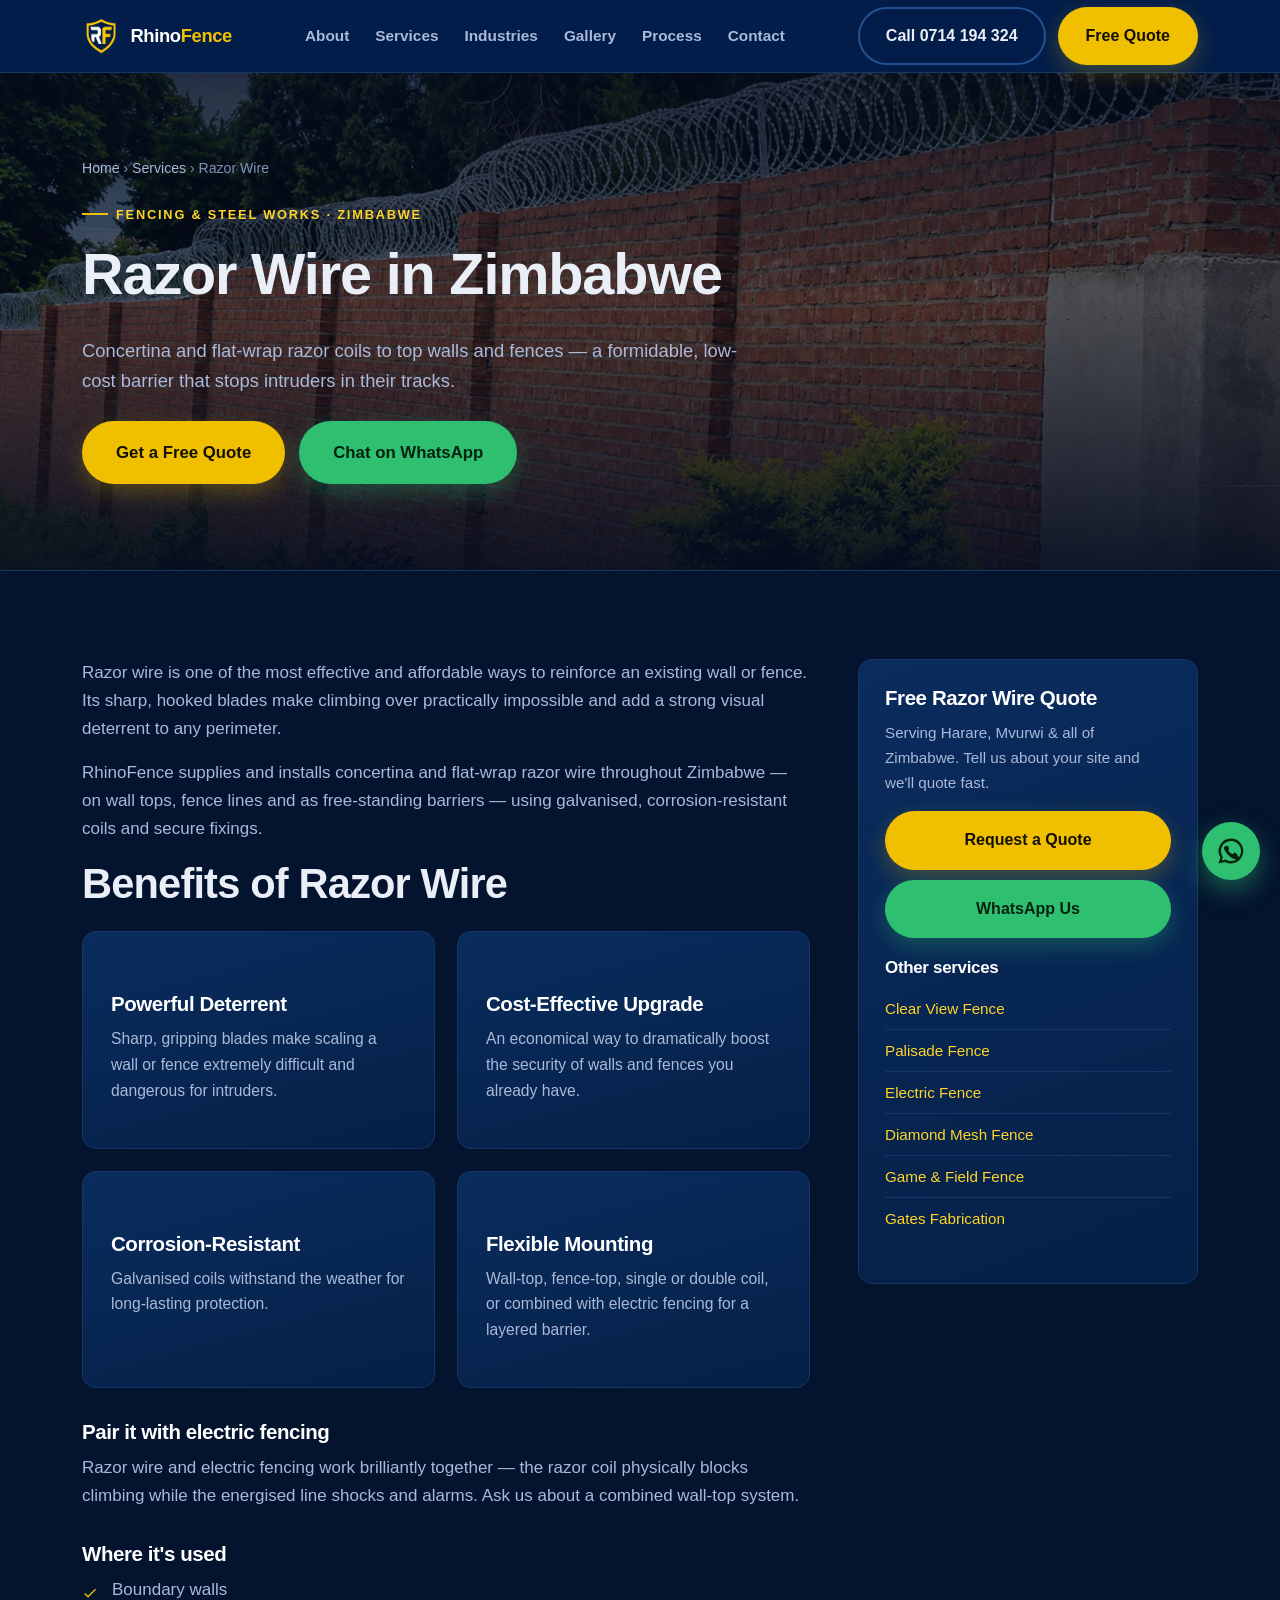
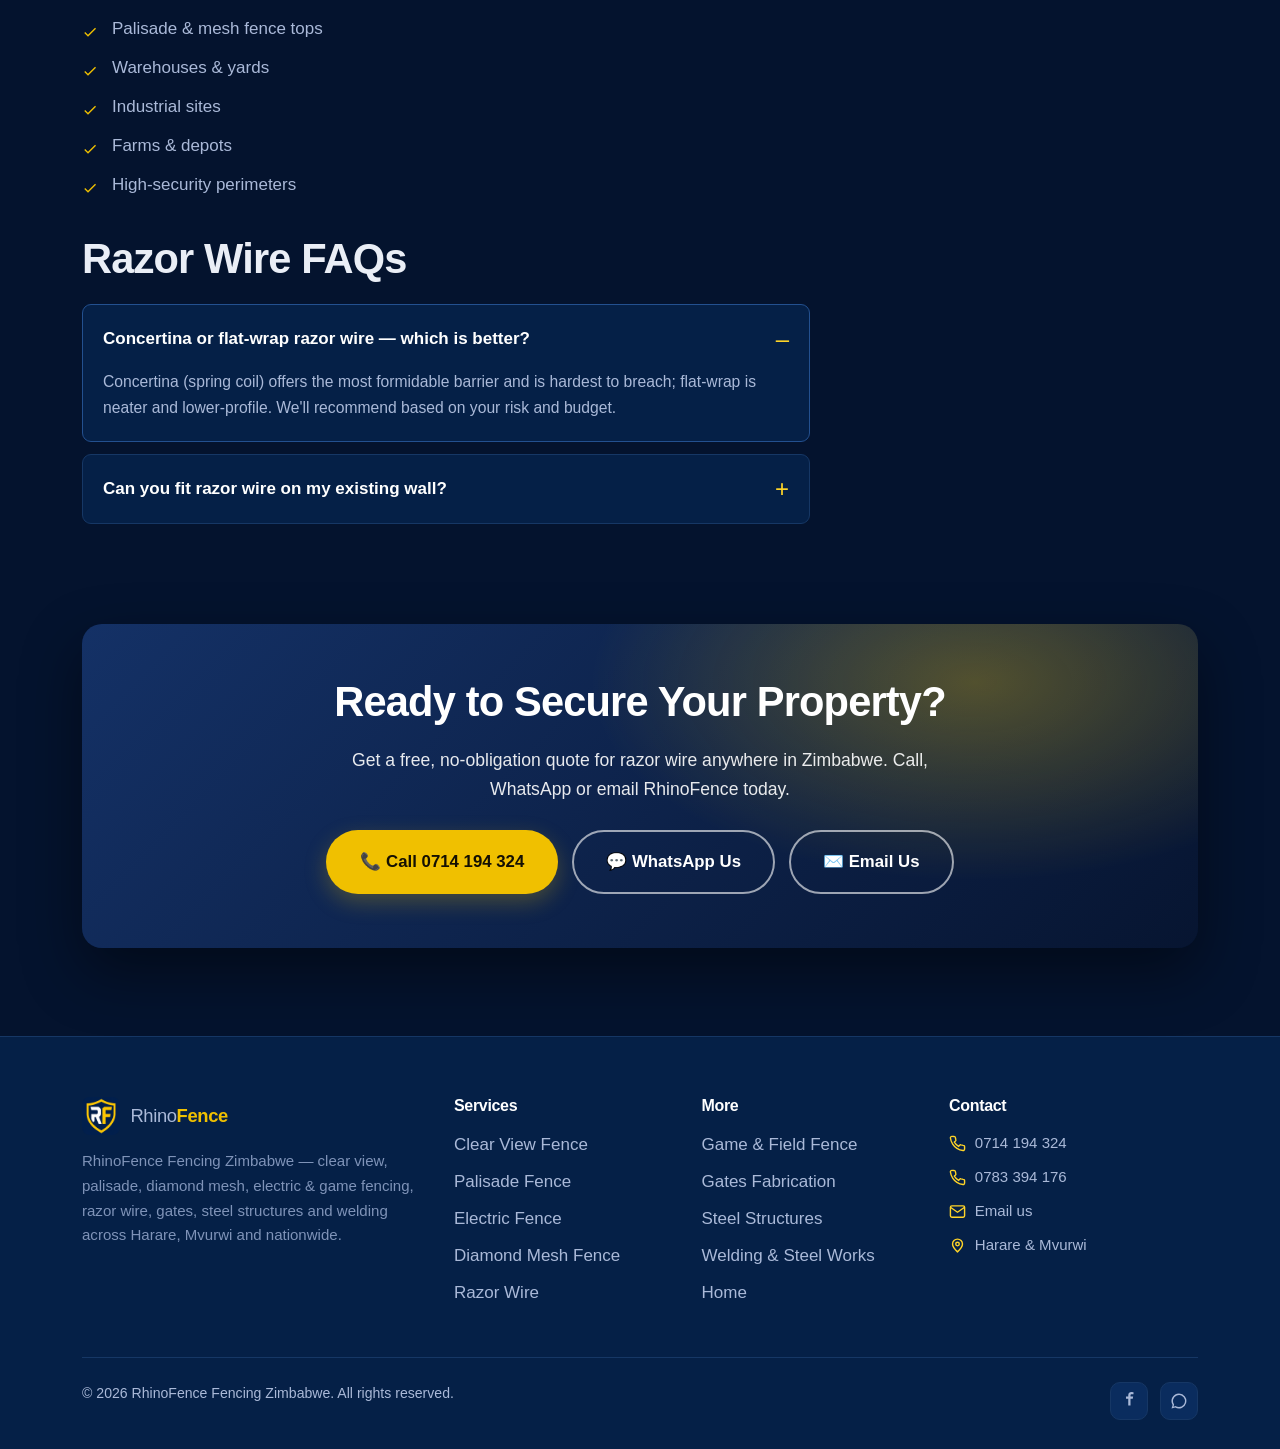
<file: services/razor-wire.html>
<!DOCTYPE html>
<html lang="en">
<head>
<meta charset="utf-8">
<meta name="viewport" content="width=device-width, initial-scale=1">
<meta name="theme-color" content="#081124">
<title>Razor Wire Zimbabwe | Concertina &amp; Wall-Top Razor Coil — RhinoFence</title>
<meta name="description" content="Concertina &amp; flat-wrap razor wire supplied &amp; installed on walls and fences across Harare, Mvurwi &amp; Zimbabwe. Formidable anti-intruder barrier. Free quote — 0714 194 324.">
<meta name="keywords" content="razor wire Zimbabwe, concertina wire Harare, wall top razor wire, barbed wire, security wire Zimbabwe">
<meta name="robots" content="index, follow, max-image-preview:large">
<link rel="canonical" href="https://www.rhinofencefencingzimbabwe.co.zw/services/razor-wire.html">
<meta property="og:type" content="website">
<meta property="og:site_name" content="RhinoFence Fencing Zimbabwe">
<meta property="og:title" content="Razor Wire — RhinoFence Fencing Zimbabwe">
<meta property="og:description" content="Concertina &amp; flat-wrap razor wire supplied &amp; installed on walls and fences across Harare, Mvurwi &amp; Zimbabwe. Formidable anti-intruder barrier. Free quote — 0714 194 324.">
<meta property="og:url" content="https://www.rhinofencefencingzimbabwe.co.zw/services/razor-wire.html">
<meta property="og:locale" content="en_ZW">
<meta property="og:image" content="https://www.rhinofencefencingzimbabwe.co.zw/assets/social-card.svg">
<meta name="twitter:card" content="summary_large_image">
<meta name="twitter:title" content="Razor Wire — RhinoFence Zimbabwe">
<meta name="twitter:description" content="Concertina &amp; flat-wrap razor wire supplied &amp; installed on walls and fences across Harare, Mvurwi &amp; Zimbabwe. Formidable anti-intruder barrier. Free quote — 0714 194 324.">
<meta name="twitter:image" content="https://www.rhinofencefencingzimbabwe.co.zw/assets/social-card.svg">
<link rel="icon" href="/assets/brand/icon-192.png" type="image/png">
<link rel="apple-touch-icon" href="/assets/brand/icon-192.png">
<link rel="manifest" href="/site.webmanifest">
<link rel="stylesheet" href="/assets/styles.css?v=8">
<script type="application/ld+json">
{
  "@context": "https://schema.org",
  "@type": "Service",
  "serviceType": "Razor Wire",
  "name": "Razor Wire — Zimbabwe",
  "provider": {
    "@type": "GeneralContractor",
    "name": "RhinoFence Fencing Zimbabwe",
    "telephone": "+263714194324",
    "email": "rhinofencefencingzimbabwe01@gmail.com",
    "url": "https://www.rhinofencefencingzimbabwe.co.zw/"
  },
  "areaServed": [
    { "@type": "Country", "name": "Zimbabwe" },
    { "@type": "City", "name": "Harare" },
    { "@type": "City", "name": "Mvurwi" }
  ],
  "url": "https://www.rhinofencefencingzimbabwe.co.zw/services/razor-wire.html",
  "description": "Concertina & flat-wrap razor wire supplied & installed on walls and fences across Harare, Mvurwi & Zimbabwe. Formidable anti-intruder barrier. Free quote — 0714 194 324."
}
</script>
<script type="application/ld+json">
{
  "@context": "https://schema.org",
  "@type": "BreadcrumbList",
  "itemListElement": [
    { "@type": "ListItem", "position": 1, "name": "Home", "item": "https://www.rhinofencefencingzimbabwe.co.zw/" },
    { "@type": "ListItem", "position": 2, "name": "Services", "item": "https://www.rhinofencefencingzimbabwe.co.zw/#services" },
    { "@type": "ListItem", "position": 3, "name": "Razor Wire", "item": "https://www.rhinofencefencingzimbabwe.co.zw/services/razor-wire.html" }
  ]
}
</script>
<script type="application/ld+json">
{
  "@context": "https://schema.org",
  "@type": "FAQPage",
  "mainEntity": [
    {
      "@type": "Question",
      "name": "Concertina or flat-wrap razor wire — which is better?",
      "acceptedAnswer": { "@type": "Answer", "text": "Concertina (spring coil) offers the most formidable barrier and is hardest to breach; flat-wrap is neater and lower-profile. We'll recommend based on your risk and budget." }
    },
    {
      "@type": "Question",
      "name": "Can you fit razor wire on my existing wall?",
      "acceptedAnswer": { "@type": "Answer", "text": "Yes. We install razor coil on wall tops and existing fences with secure brackets and fixings, on its own or combined with an electric fence." }
    }
  ]
}
</script>
</head>
<body>

<header class="site-header">
  <div class="container nav">
    <a class="brand" href="/" aria-label="RhinoFence Fencing Zimbabwe home">
      <img src="/assets/brand/icon-192.png" width="38" height="38" alt="" aria-hidden="true">
      <span>Rhino<b>Fence</b></span>
    </a>
    <nav aria-label="Primary">
      <ul class="nav-links" id="menu">
        <li><a href="/#about">About</a></li>
        <li><a href="/#services">Services</a></li>
        <li><a href="/#industries">Industries</a></li>
        <li><a href="/#gallery">Gallery</a></li>
        <li><a href="/#process">Process</a></li>
        <li><a href="/#contact">Contact</a></li>
      </ul>
    </nav>
    <div class="nav-cta">
      <a class="btn btn--ghost" href="tel:+263714194324">Call 0714 194 324</a>
      <a class="btn btn--primary" href="/#quote">Free Quote</a>
      <button class="nav-toggle" aria-label="Toggle menu" aria-controls="menu" aria-expanded="false">
        <span></span><span></span><span></span>
      </button>
    </div>
  </div>
</header>

<main>
<section class="page-hero page-hero--photo" style="background-image: linear-gradient(180deg, rgba(5,12,30,.82) 0%, rgba(5,12,30,.62) 45%, rgba(6,13,32,.94) 100%), url('/assets/photos/razor-wire-boundary-wall.jpg')">
  <div class="container">
    <nav class="crumbs" aria-label="Breadcrumb">
      <a href="/">Home</a> &rsaquo; <a href="/#services">Services</a> &rsaquo; <span>Razor Wire</span>
    </nav>
    <p class="eyebrow">Fencing &amp; Steel Works · Zimbabwe</p>
    <h1>Razor Wire in Zimbabwe</h1>
    <p class="lead">Concertina and flat-wrap razor coils to top walls and fences &mdash; a formidable, low-cost barrier that stops intruders in their tracks.</p>
    <div class="hero-cta" style="margin-top:24px">
      <a class="btn btn--primary btn--lg" href="/#quote">Get a Free Quote</a>
      <a class="btn btn--wa btn--lg" href="https://wa.me/263714194324" target="_blank" rel="noopener">Chat on WhatsApp</a>
    </div>
  </div>
</section>

<section class="section">
  <div class="container layout-2col">
    <div class="prose">
      <p>Razor wire is one of the most effective and affordable ways to reinforce an existing wall or fence. Its sharp, hooked blades make climbing over practically impossible and add a strong visual deterrent to any perimeter.</p>
      <p>RhinoFence supplies and installs concertina and flat-wrap razor wire throughout Zimbabwe &mdash; on wall tops, fence lines and as free-standing barriers &mdash; using galvanised, corrosion-resistant coils and secure fixings.</p>

      <h2>Benefits of Razor Wire</h2>
      <div class="grid grid--2" style="margin:24px 0 8px">
        <div class="card">
          <h3>Powerful Deterrent</h3>
          <p>Sharp, gripping blades make scaling a wall or fence extremely difficult and dangerous for intruders.</p>
        </div>
        <div class="card">
          <h3>Cost-Effective Upgrade</h3>
          <p>An economical way to dramatically boost the security of walls and fences you already have.</p>
        </div>
        <div class="card">
          <h3>Corrosion-Resistant</h3>
          <p>Galvanised coils withstand the weather for long-lasting protection.</p>
        </div>
        <div class="card">
          <h3>Flexible Mounting</h3>
          <p>Wall-top, fence-top, single or double coil, or combined with electric fencing for a layered barrier.</p>
        </div>
      </div>

      <h3>Pair it with electric fencing</h3>
      <p>Razor wire and electric fencing work brilliantly together &mdash; the razor coil physically blocks climbing while the energised line shocks and alarms. Ask us about a combined wall-top system.</p>

      <h3>Where it's used</h3>
      <ul>
        <li>Boundary walls</li>
        <li>Palisade &amp; mesh fence tops</li>
        <li>Warehouses &amp; yards</li>
        <li>Industrial sites</li>
        <li>Farms &amp; depots</li>
        <li>High-security perimeters</li>
      </ul>

      <h2 style="margin-top:36px">Razor Wire FAQs</h2>
      <div class="faq" style="margin-top:20px">
      <details open>
        <summary>Concertina or flat-wrap razor wire — which is better?</summary>
        <p>Concertina (spring coil) offers the most formidable barrier and is hardest to breach; flat-wrap is neater and lower-profile. We'll recommend based on your risk and budget.</p>
      </details>
      <details>
        <summary>Can you fit razor wire on my existing wall?</summary>
        <p>Yes. We install razor coil on wall tops and existing fences with secure brackets and fixings, on its own or combined with an electric fence.</p>
      </details>
      </div>
    </div>

    <aside>
      <div class="sidebar-cta">
        <h3>Free Razor Wire Quote</h3>
        <p style="font-size:.95rem">Serving Harare, Mvurwi &amp; all of Zimbabwe. Tell us about your site and we'll quote fast.</p>
        <a class="btn btn--primary" href="/#quote" style="width:100%;margin-bottom:10px">Request a Quote</a>
        <a class="btn btn--wa" href="https://wa.me/263714194324" target="_blank" rel="noopener" style="width:100%;margin-bottom:20px">WhatsApp Us</a>
        <h4 style="color:var(--white);margin:0 0 10px">Other services</h4>
        <ul>
          <li><a href="/services/clear-view-fence.html">Clear View Fence</a></li>
          <li><a href="/services/palisade-fence.html">Palisade Fence</a></li>
          <li><a href="/services/electric-fence.html">Electric Fence</a></li>
          <li><a href="/services/diamond-mesh-fence.html">Diamond Mesh Fence</a></li>
          <li><a href="/services/game-field-fence.html">Game &amp; Field Fence</a></li>
          <li><a href="/services/gates-fabrication.html">Gates Fabrication</a></li>
        </ul>
      </div>
    </aside>
  </div>
</section>

<section class="section" style="padding-top:0" id="contact">
  <div class="container">
    <div class="cta-band">
      <h2>Ready to Secure Your Property?</h2>
      <p>Get a free, no-obligation quote for razor wire anywhere in Zimbabwe. Call, WhatsApp or email RhinoFence today.</p>
      <div class="cta-actions">
        <a class="btn btn--primary btn--lg" href="tel:+263714194324">📞 Call 0714 194 324</a>
        <a class="btn btn--ghost btn--lg" href="https://wa.me/263714194324" target="_blank" rel="noopener">💬 WhatsApp Us</a>
        <a class="btn btn--ghost btn--lg" href="mailto:rhinofencefencingzimbabwe01@gmail.com">✉️ Email Us</a>
      </div>
    </div>
  </div>
</section>
</main>

<footer class="site-footer">
  <div class="container">
    <div class="foot-grid">
      <div class="foot-about">
        <a class="brand" href="/" style="margin-bottom:14px">
          <img src="/assets/brand/icon-192.png" width="38" height="38" alt="" aria-hidden="true">
          <span>Rhino<b>Fence</b></span>
        </a>
        <p>RhinoFence Fencing Zimbabwe — clear view, palisade, diamond mesh, electric &amp; game fencing, razor wire, gates, steel structures and welding across Harare, Mvurwi and nationwide.</p>
      </div>
      <div>
        <h4>Services</h4>
        <ul>
          <li><a href="/services/clear-view-fence.html">Clear View Fence</a></li>
          <li><a href="/services/palisade-fence.html">Palisade Fence</a></li>
          <li><a href="/services/electric-fence.html">Electric Fence</a></li>
          <li><a href="/services/diamond-mesh-fence.html">Diamond Mesh Fence</a></li>
          <li><a href="/services/razor-wire.html">Razor Wire</a></li>
        </ul>
      </div>
      <div>
        <h4>More</h4>
        <ul>
          <li><a href="/services/game-field-fence.html">Game &amp; Field Fence</a></li>
          <li><a href="/services/gates-fabrication.html">Gates Fabrication</a></li>
          <li><a href="/services/steel-structures.html">Steel Structures</a></li>
          <li><a href="/services/welding-steel-works.html">Welding &amp; Steel Works</a></li>
          <li><a href="/">Home</a></li>
        </ul>
      </div>
      <div>
        <h4>Contact</h4>
        <ul class="foot-contact">
          <li><svg viewBox="0 0 24 24" fill="none" stroke="currentColor" stroke-width="2"><path d="M22 16.9v3a2 2 0 0 1-2.2 2 19.8 19.8 0 0 1-8.6-3.1 19.5 19.5 0 0 1-6-6A19.8 19.8 0 0 1 2 4.2 2 2 0 0 1 4 2h3a2 2 0 0 1 2 1.7l.7 3a2 2 0 0 1-.5 1.9L7.6 10a16 16 0 0 0 6 6l1.4-1.6a2 2 0 0 1 1.9-.5l3 .7A2 2 0 0 1 22 16.9z"/></svg> <a href="tel:+263714194324">0714 194 324</a></li>
          <li><svg viewBox="0 0 24 24" fill="none" stroke="currentColor" stroke-width="2"><path d="M22 16.9v3a2 2 0 0 1-2.2 2 19.8 19.8 0 0 1-8.6-3.1 19.5 19.5 0 0 1-6-6A19.8 19.8 0 0 1 2 4.2 2 2 0 0 1 4 2h3a2 2 0 0 1 2 1.7l.7 3a2 2 0 0 1-.5 1.9L7.6 10a16 16 0 0 0 6 6l1.4-1.6a2 2 0 0 1 1.9-.5l3 .7A2 2 0 0 1 22 16.9z"/></svg> <a href="tel:+263783394176">0783 394 176</a></li>
          <li><svg viewBox="0 0 24 24" fill="none" stroke="currentColor" stroke-width="2"><rect x="2" y="4" width="20" height="16" rx="2"/><path d="m2 6 10 7L22 6"/></svg> <a href="mailto:rhinofencefencingzimbabwe01@gmail.com">Email us</a></li>
          <li><svg viewBox="0 0 24 24" fill="none" stroke="currentColor" stroke-width="2"><path d="M12 21s7-6.3 7-11a7 7 0 1 0-14 0c0 4.7 7 11 7 11z"/><circle cx="12" cy="10" r="2.5"/></svg> Harare &amp; Mvurwi</li>
        </ul>
      </div>
    </div>
    <div class="foot-bottom">
      <p>© <span data-year>2026</span> RhinoFence Fencing Zimbabwe. All rights reserved.</p>
      <div class="social">
        <a href="https://www.facebook.com/share/1DCCPf2GQW/" target="_blank" rel="noopener" aria-label="RhinoFence on Facebook"><svg viewBox="0 0 24 24" fill="currentColor"><path d="M14 9h3l.5-3H14V4.5c0-.9.3-1.5 1.6-1.5H18V.2A22 22 0 0 0 15.4 0C12.9 0 11 1.5 11 4.2V6H8v3h3v9h3z"/></svg></a>
        <a href="https://wa.me/263714194324" target="_blank" rel="noopener" aria-label="RhinoFence on WhatsApp"><svg viewBox="0 0 24 24" fill="currentColor"><path d="M12 2a10 10 0 0 0-8.5 15.2L2 22l4.9-1.3A10 10 0 1 0 12 2zm0 18a8 8 0 0 1-4.1-1.1l-.3-.2-2.9.8.8-2.8-.2-.3A8 8 0 1 1 12 20z"/></svg></a>
      </div>
    </div>
  </div>
</footer>

<a class="fab" href="https://wa.me/263714194324" target="_blank" rel="noopener" aria-label="Chat with RhinoFence on WhatsApp">
  <svg viewBox="0 0 24 24" fill="currentColor"><path d="M12 2a10 10 0 0 0-8.5 15.2L2 22l4.9-1.3A10 10 0 1 0 12 2zm0 18a8 8 0 0 1-4.1-1.1l-.3-.2-2.9.8.8-2.8-.2-.3A8 8 0 1 1 12 20zm4.4-6c-.2-.1-1.4-.7-1.6-.8s-.4-.1-.5.1-.6.8-.8 1-.3.2-.5 0a6.5 6.5 0 0 1-3.2-2.8c-.2-.4.2-.4.6-1.2.1-.2 0-.3 0-.5s-.5-1.3-.7-1.7-.4-.4-.5-.4h-.5a1 1 0 0 0-.7.3A3 3 0 0 0 6.3 9c0 1.8 1.3 3.5 1.5 3.7s2.6 4 6.3 5.4c.9.4 1.6.6 2.1.5.6-.1 1.4-.6 1.6-1.1s.2-1 .2-1.1-.2-.2-.5-.4z"/></svg>
</a>

<script src="/assets/main.js?v=8" defer></script>
</body>
</html>
</file>
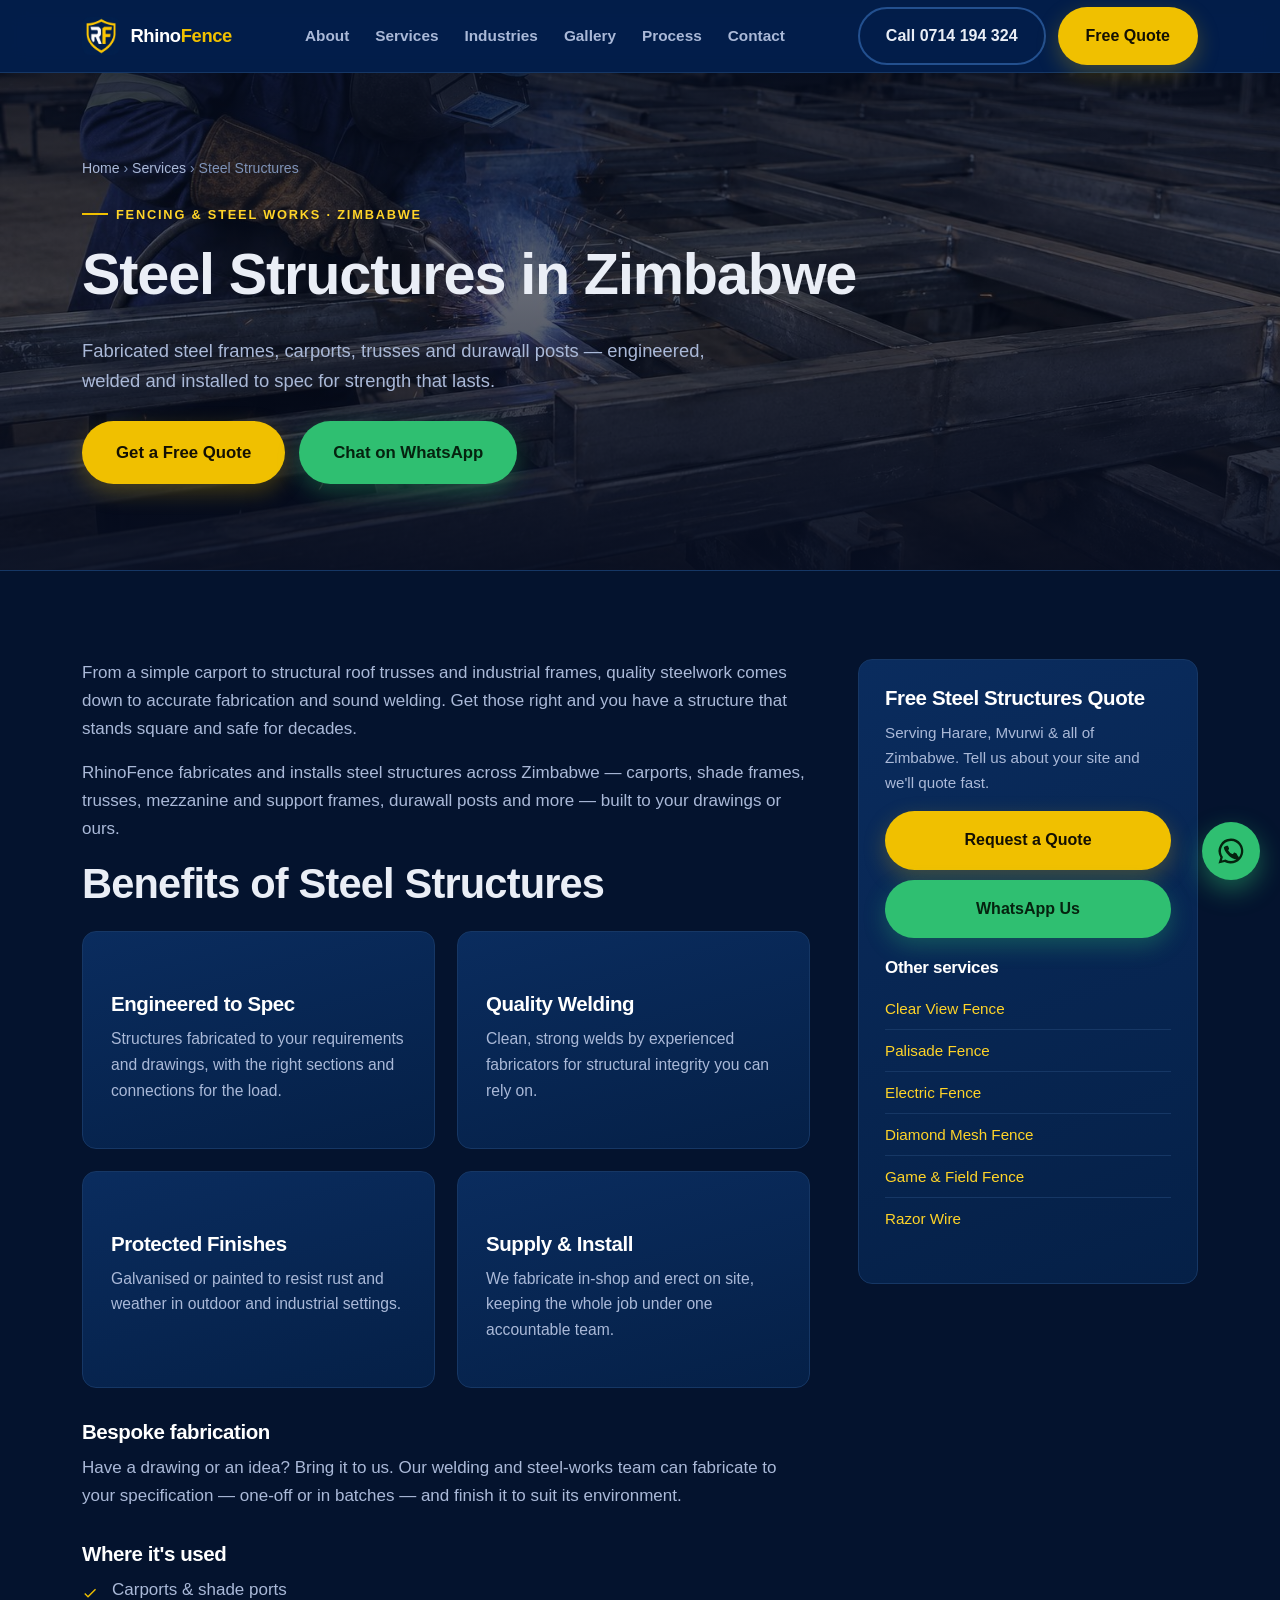
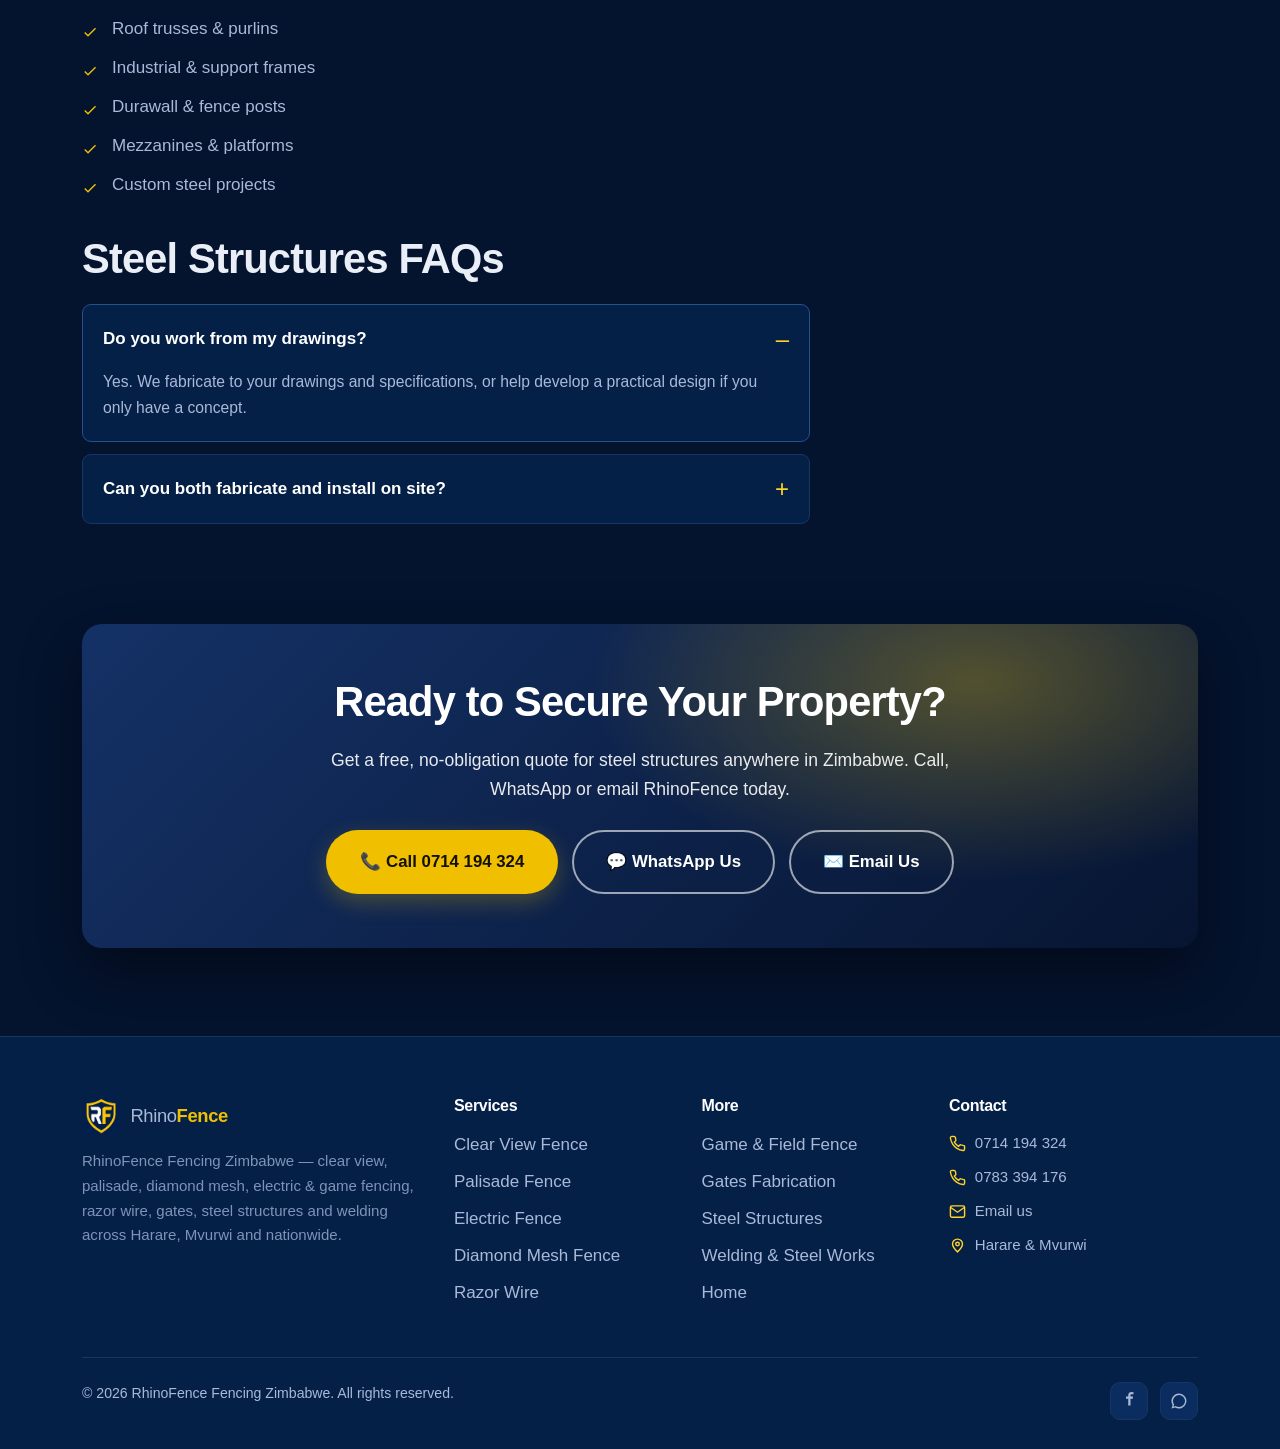
<file: services/steel-structures.html>
<!DOCTYPE html>
<html lang="en">
<head>
<meta charset="utf-8">
<meta name="viewport" content="width=device-width, initial-scale=1">
<meta name="theme-color" content="#081124">
<title>Steel Structures &amp; Fabrication Zimbabwe | Carports, Trusses — RhinoFence</title>
<meta name="description" content="Fabricated steel structures in Harare, Mvurwi &amp; nationwide — carports, trusses, frames, durawall posts &amp; more, engineered and welded to spec by RhinoFence. Free quote — 0714 194 324.">
<meta name="keywords" content="steel structures Zimbabwe, steel fabrication Harare, carport, roof trusses, steel frame, durawall posts Zimbabwe">
<meta name="robots" content="index, follow, max-image-preview:large">
<link rel="canonical" href="https://www.rhinofencefencingzimbabwe.co.zw/services/steel-structures.html">
<meta property="og:type" content="website">
<meta property="og:site_name" content="RhinoFence Fencing Zimbabwe">
<meta property="og:title" content="Steel Structures — RhinoFence Fencing Zimbabwe">
<meta property="og:description" content="Fabricated steel structures in Harare, Mvurwi &amp; nationwide — carports, trusses, frames, durawall posts &amp; more, engineered and welded to spec by RhinoFence. Free quote — 0714 194 324.">
<meta property="og:url" content="https://www.rhinofencefencingzimbabwe.co.zw/services/steel-structures.html">
<meta property="og:locale" content="en_ZW">
<meta property="og:image" content="https://www.rhinofencefencingzimbabwe.co.zw/assets/social-card.svg">
<meta name="twitter:card" content="summary_large_image">
<meta name="twitter:title" content="Steel Structures — RhinoFence Zimbabwe">
<meta name="twitter:description" content="Fabricated steel structures in Harare, Mvurwi &amp; nationwide — carports, trusses, frames, durawall posts &amp; more, engineered and welded to spec by RhinoFence. Free quote — 0714 194 324.">
<meta name="twitter:image" content="https://www.rhinofencefencingzimbabwe.co.zw/assets/social-card.svg">
<link rel="icon" href="/assets/brand/icon-192.png" type="image/png">
<link rel="apple-touch-icon" href="/assets/brand/icon-192.png">
<link rel="manifest" href="/site.webmanifest">
<link rel="stylesheet" href="/assets/styles.css?v=8">
<script type="application/ld+json">
{
  "@context": "https://schema.org",
  "@type": "Service",
  "serviceType": "Steel Structures",
  "name": "Steel Structures — Zimbabwe",
  "provider": {
    "@type": "GeneralContractor",
    "name": "RhinoFence Fencing Zimbabwe",
    "telephone": "+263714194324",
    "email": "rhinofencefencingzimbabwe01@gmail.com",
    "url": "https://www.rhinofencefencingzimbabwe.co.zw/"
  },
  "areaServed": [
    { "@type": "Country", "name": "Zimbabwe" },
    { "@type": "City", "name": "Harare" },
    { "@type": "City", "name": "Mvurwi" }
  ],
  "url": "https://www.rhinofencefencingzimbabwe.co.zw/services/steel-structures.html",
  "description": "Fabricated steel structures in Harare, Mvurwi & nationwide — carports, trusses, frames, durawall posts & more, engineered and welded to spec by RhinoFence. Free quote — 0714 194 324."
}
</script>
<script type="application/ld+json">
{
  "@context": "https://schema.org",
  "@type": "BreadcrumbList",
  "itemListElement": [
    { "@type": "ListItem", "position": 1, "name": "Home", "item": "https://www.rhinofencefencingzimbabwe.co.zw/" },
    { "@type": "ListItem", "position": 2, "name": "Services", "item": "https://www.rhinofencefencingzimbabwe.co.zw/#services" },
    { "@type": "ListItem", "position": 3, "name": "Steel Structures", "item": "https://www.rhinofencefencingzimbabwe.co.zw/services/steel-structures.html" }
  ]
}
</script>
<script type="application/ld+json">
{
  "@context": "https://schema.org",
  "@type": "FAQPage",
  "mainEntity": [
    {
      "@type": "Question",
      "name": "Do you work from my drawings?",
      "acceptedAnswer": { "@type": "Answer", "text": "Yes. We fabricate to your drawings and specifications, or help develop a practical design if you only have a concept." }
    },
    {
      "@type": "Question",
      "name": "Can you both fabricate and install on site?",
      "acceptedAnswer": { "@type": "Answer", "text": "Yes. We manufacture in our workshop and erect on site, so one team is accountable for the finished structure." }
    }
  ]
}
</script>
</head>
<body>

<header class="site-header">
  <div class="container nav">
    <a class="brand" href="/" aria-label="RhinoFence Fencing Zimbabwe home">
      <img src="/assets/brand/icon-192.png" width="38" height="38" alt="" aria-hidden="true">
      <span>Rhino<b>Fence</b></span>
    </a>
    <nav aria-label="Primary">
      <ul class="nav-links" id="menu">
        <li><a href="/#about">About</a></li>
        <li><a href="/#services">Services</a></li>
        <li><a href="/#industries">Industries</a></li>
        <li><a href="/#gallery">Gallery</a></li>
        <li><a href="/#process">Process</a></li>
        <li><a href="/#contact">Contact</a></li>
      </ul>
    </nav>
    <div class="nav-cta">
      <a class="btn btn--ghost" href="tel:+263714194324">Call 0714 194 324</a>
      <a class="btn btn--primary" href="/#quote">Free Quote</a>
      <button class="nav-toggle" aria-label="Toggle menu" aria-controls="menu" aria-expanded="false">
        <span></span><span></span><span></span>
      </button>
    </div>
  </div>
</header>

<main>
<section class="page-hero page-hero--photo" style="background-image: linear-gradient(180deg, rgba(5,12,30,.82) 0%, rgba(5,12,30,.62) 45%, rgba(6,13,32,.94) 100%), url('/assets/photos/welding-workshop.jpg')">
  <div class="container">
    <nav class="crumbs" aria-label="Breadcrumb">
      <a href="/">Home</a> &rsaquo; <a href="/#services">Services</a> &rsaquo; <span>Steel Structures</span>
    </nav>
    <p class="eyebrow">Fencing &amp; Steel Works · Zimbabwe</p>
    <h1>Steel Structures in Zimbabwe</h1>
    <p class="lead">Fabricated steel frames, carports, trusses and durawall posts &mdash; engineered, welded and installed to spec for strength that lasts.</p>
    <div class="hero-cta" style="margin-top:24px">
      <a class="btn btn--primary btn--lg" href="/#quote">Get a Free Quote</a>
      <a class="btn btn--wa btn--lg" href="https://wa.me/263714194324" target="_blank" rel="noopener">Chat on WhatsApp</a>
    </div>
  </div>
</section>

<section class="section">
  <div class="container layout-2col">
    <div class="prose">
      <p>From a simple carport to structural roof trusses and industrial frames, quality steelwork comes down to accurate fabrication and sound welding. Get those right and you have a structure that stands square and safe for decades.</p>
      <p>RhinoFence fabricates and installs steel structures across Zimbabwe &mdash; carports, shade frames, trusses, mezzanine and support frames, durawall posts and more &mdash; built to your drawings or ours.</p>

      <h2>Benefits of Steel Structures</h2>
      <div class="grid grid--2" style="margin:24px 0 8px">
        <div class="card">
          <h3>Engineered to Spec</h3>
          <p>Structures fabricated to your requirements and drawings, with the right sections and connections for the load.</p>
        </div>
        <div class="card">
          <h3>Quality Welding</h3>
          <p>Clean, strong welds by experienced fabricators for structural integrity you can rely on.</p>
        </div>
        <div class="card">
          <h3>Protected Finishes</h3>
          <p>Galvanised or painted to resist rust and weather in outdoor and industrial settings.</p>
        </div>
        <div class="card">
          <h3>Supply &amp; Install</h3>
          <p>We fabricate in-shop and erect on site, keeping the whole job under one accountable team.</p>
        </div>
      </div>

      <h3>Bespoke fabrication</h3>
      <p>Have a drawing or an idea? Bring it to us. Our welding and steel-works team can fabricate to your specification &mdash; one-off or in batches &mdash; and finish it to suit its environment.</p>

      <h3>Where it's used</h3>
      <ul>
        <li>Carports &amp; shade ports</li>
        <li>Roof trusses &amp; purlins</li>
        <li>Industrial &amp; support frames</li>
        <li>Durawall &amp; fence posts</li>
        <li>Mezzanines &amp; platforms</li>
        <li>Custom steel projects</li>
      </ul>

      <h2 style="margin-top:36px">Steel Structures FAQs</h2>
      <div class="faq" style="margin-top:20px">
      <details open>
        <summary>Do you work from my drawings?</summary>
        <p>Yes. We fabricate to your drawings and specifications, or help develop a practical design if you only have a concept.</p>
      </details>
      <details>
        <summary>Can you both fabricate and install on site?</summary>
        <p>Yes. We manufacture in our workshop and erect on site, so one team is accountable for the finished structure.</p>
      </details>
      </div>
    </div>

    <aside>
      <div class="sidebar-cta">
        <h3>Free Steel Structures Quote</h3>
        <p style="font-size:.95rem">Serving Harare, Mvurwi &amp; all of Zimbabwe. Tell us about your site and we'll quote fast.</p>
        <a class="btn btn--primary" href="/#quote" style="width:100%;margin-bottom:10px">Request a Quote</a>
        <a class="btn btn--wa" href="https://wa.me/263714194324" target="_blank" rel="noopener" style="width:100%;margin-bottom:20px">WhatsApp Us</a>
        <h4 style="color:var(--white);margin:0 0 10px">Other services</h4>
        <ul>
          <li><a href="/services/clear-view-fence.html">Clear View Fence</a></li>
          <li><a href="/services/palisade-fence.html">Palisade Fence</a></li>
          <li><a href="/services/electric-fence.html">Electric Fence</a></li>
          <li><a href="/services/diamond-mesh-fence.html">Diamond Mesh Fence</a></li>
          <li><a href="/services/game-field-fence.html">Game &amp; Field Fence</a></li>
          <li><a href="/services/razor-wire.html">Razor Wire</a></li>
        </ul>
      </div>
    </aside>
  </div>
</section>

<section class="section" style="padding-top:0" id="contact">
  <div class="container">
    <div class="cta-band">
      <h2>Ready to Secure Your Property?</h2>
      <p>Get a free, no-obligation quote for steel structures anywhere in Zimbabwe. Call, WhatsApp or email RhinoFence today.</p>
      <div class="cta-actions">
        <a class="btn btn--primary btn--lg" href="tel:+263714194324">📞 Call 0714 194 324</a>
        <a class="btn btn--ghost btn--lg" href="https://wa.me/263714194324" target="_blank" rel="noopener">💬 WhatsApp Us</a>
        <a class="btn btn--ghost btn--lg" href="mailto:rhinofencefencingzimbabwe01@gmail.com">✉️ Email Us</a>
      </div>
    </div>
  </div>
</section>
</main>

<footer class="site-footer">
  <div class="container">
    <div class="foot-grid">
      <div class="foot-about">
        <a class="brand" href="/" style="margin-bottom:14px">
          <img src="/assets/brand/icon-192.png" width="38" height="38" alt="" aria-hidden="true">
          <span>Rhino<b>Fence</b></span>
        </a>
        <p>RhinoFence Fencing Zimbabwe — clear view, palisade, diamond mesh, electric &amp; game fencing, razor wire, gates, steel structures and welding across Harare, Mvurwi and nationwide.</p>
      </div>
      <div>
        <h4>Services</h4>
        <ul>
          <li><a href="/services/clear-view-fence.html">Clear View Fence</a></li>
          <li><a href="/services/palisade-fence.html">Palisade Fence</a></li>
          <li><a href="/services/electric-fence.html">Electric Fence</a></li>
          <li><a href="/services/diamond-mesh-fence.html">Diamond Mesh Fence</a></li>
          <li><a href="/services/razor-wire.html">Razor Wire</a></li>
        </ul>
      </div>
      <div>
        <h4>More</h4>
        <ul>
          <li><a href="/services/game-field-fence.html">Game &amp; Field Fence</a></li>
          <li><a href="/services/gates-fabrication.html">Gates Fabrication</a></li>
          <li><a href="/services/steel-structures.html">Steel Structures</a></li>
          <li><a href="/services/welding-steel-works.html">Welding &amp; Steel Works</a></li>
          <li><a href="/">Home</a></li>
        </ul>
      </div>
      <div>
        <h4>Contact</h4>
        <ul class="foot-contact">
          <li><svg viewBox="0 0 24 24" fill="none" stroke="currentColor" stroke-width="2"><path d="M22 16.9v3a2 2 0 0 1-2.2 2 19.8 19.8 0 0 1-8.6-3.1 19.5 19.5 0 0 1-6-6A19.8 19.8 0 0 1 2 4.2 2 2 0 0 1 4 2h3a2 2 0 0 1 2 1.7l.7 3a2 2 0 0 1-.5 1.9L7.6 10a16 16 0 0 0 6 6l1.4-1.6a2 2 0 0 1 1.9-.5l3 .7A2 2 0 0 1 22 16.9z"/></svg> <a href="tel:+263714194324">0714 194 324</a></li>
          <li><svg viewBox="0 0 24 24" fill="none" stroke="currentColor" stroke-width="2"><path d="M22 16.9v3a2 2 0 0 1-2.2 2 19.8 19.8 0 0 1-8.6-3.1 19.5 19.5 0 0 1-6-6A19.8 19.8 0 0 1 2 4.2 2 2 0 0 1 4 2h3a2 2 0 0 1 2 1.7l.7 3a2 2 0 0 1-.5 1.9L7.6 10a16 16 0 0 0 6 6l1.4-1.6a2 2 0 0 1 1.9-.5l3 .7A2 2 0 0 1 22 16.9z"/></svg> <a href="tel:+263783394176">0783 394 176</a></li>
          <li><svg viewBox="0 0 24 24" fill="none" stroke="currentColor" stroke-width="2"><rect x="2" y="4" width="20" height="16" rx="2"/><path d="m2 6 10 7L22 6"/></svg> <a href="mailto:rhinofencefencingzimbabwe01@gmail.com">Email us</a></li>
          <li><svg viewBox="0 0 24 24" fill="none" stroke="currentColor" stroke-width="2"><path d="M12 21s7-6.3 7-11a7 7 0 1 0-14 0c0 4.7 7 11 7 11z"/><circle cx="12" cy="10" r="2.5"/></svg> Harare &amp; Mvurwi</li>
        </ul>
      </div>
    </div>
    <div class="foot-bottom">
      <p>© <span data-year>2026</span> RhinoFence Fencing Zimbabwe. All rights reserved.</p>
      <div class="social">
        <a href="https://www.facebook.com/share/1DCCPf2GQW/" target="_blank" rel="noopener" aria-label="RhinoFence on Facebook"><svg viewBox="0 0 24 24" fill="currentColor"><path d="M14 9h3l.5-3H14V4.5c0-.9.3-1.5 1.6-1.5H18V.2A22 22 0 0 0 15.4 0C12.9 0 11 1.5 11 4.2V6H8v3h3v9h3z"/></svg></a>
        <a href="https://wa.me/263714194324" target="_blank" rel="noopener" aria-label="RhinoFence on WhatsApp"><svg viewBox="0 0 24 24" fill="currentColor"><path d="M12 2a10 10 0 0 0-8.5 15.2L2 22l4.9-1.3A10 10 0 1 0 12 2zm0 18a8 8 0 0 1-4.1-1.1l-.3-.2-2.9.8.8-2.8-.2-.3A8 8 0 1 1 12 20z"/></svg></a>
      </div>
    </div>
  </div>
</footer>

<a class="fab" href="https://wa.me/263714194324" target="_blank" rel="noopener" aria-label="Chat with RhinoFence on WhatsApp">
  <svg viewBox="0 0 24 24" fill="currentColor"><path d="M12 2a10 10 0 0 0-8.5 15.2L2 22l4.9-1.3A10 10 0 1 0 12 2zm0 18a8 8 0 0 1-4.1-1.1l-.3-.2-2.9.8.8-2.8-.2-.3A8 8 0 1 1 12 20zm4.4-6c-.2-.1-1.4-.7-1.6-.8s-.4-.1-.5.1-.6.8-.8 1-.3.2-.5 0a6.5 6.5 0 0 1-3.2-2.8c-.2-.4.2-.4.6-1.2.1-.2 0-.3 0-.5s-.5-1.3-.7-1.7-.4-.4-.5-.4h-.5a1 1 0 0 0-.7.3A3 3 0 0 0 6.3 9c0 1.8 1.3 3.5 1.5 3.7s2.6 4 6.3 5.4c.9.4 1.6.6 2.1.5.6-.1 1.4-.6 1.6-1.1s.2-1 .2-1.1-.2-.2-.5-.4z"/></svg>
</a>

<script src="/assets/main.js?v=8" defer></script>
</body>
</html>
</file>
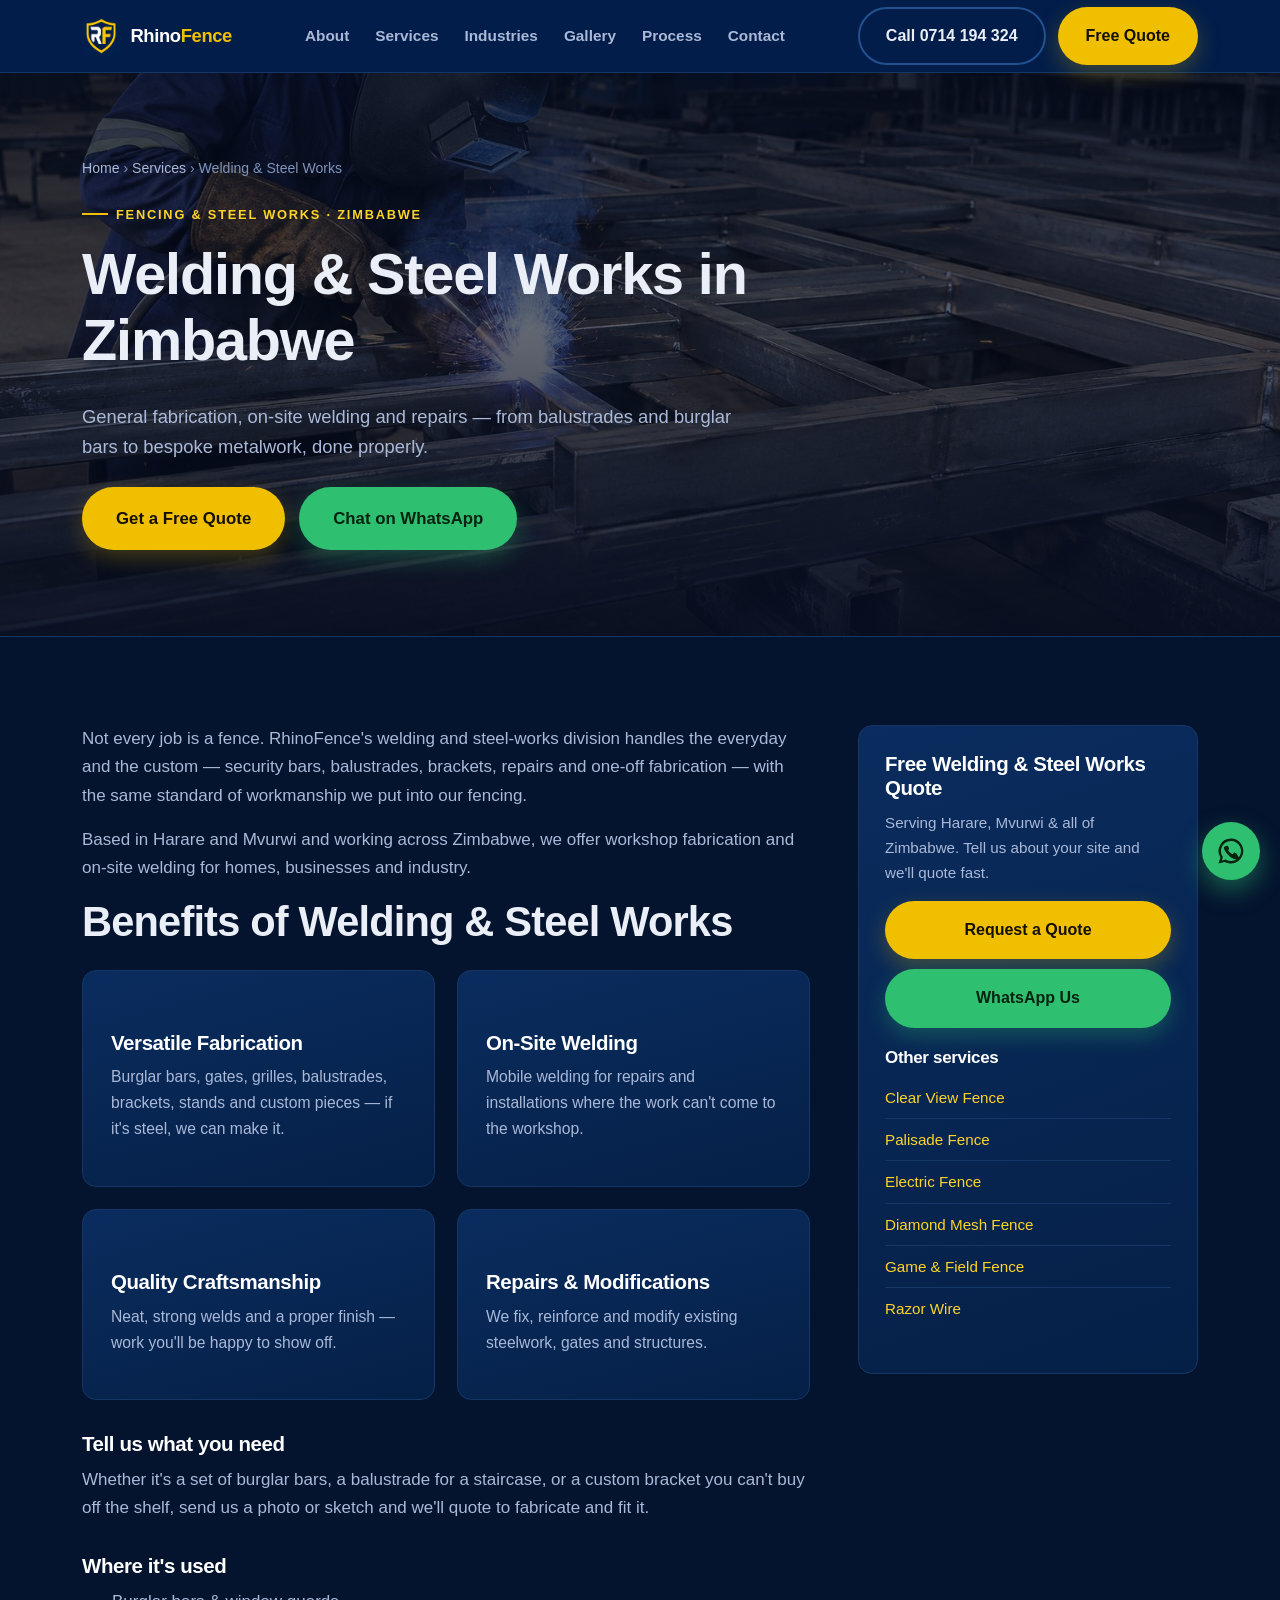
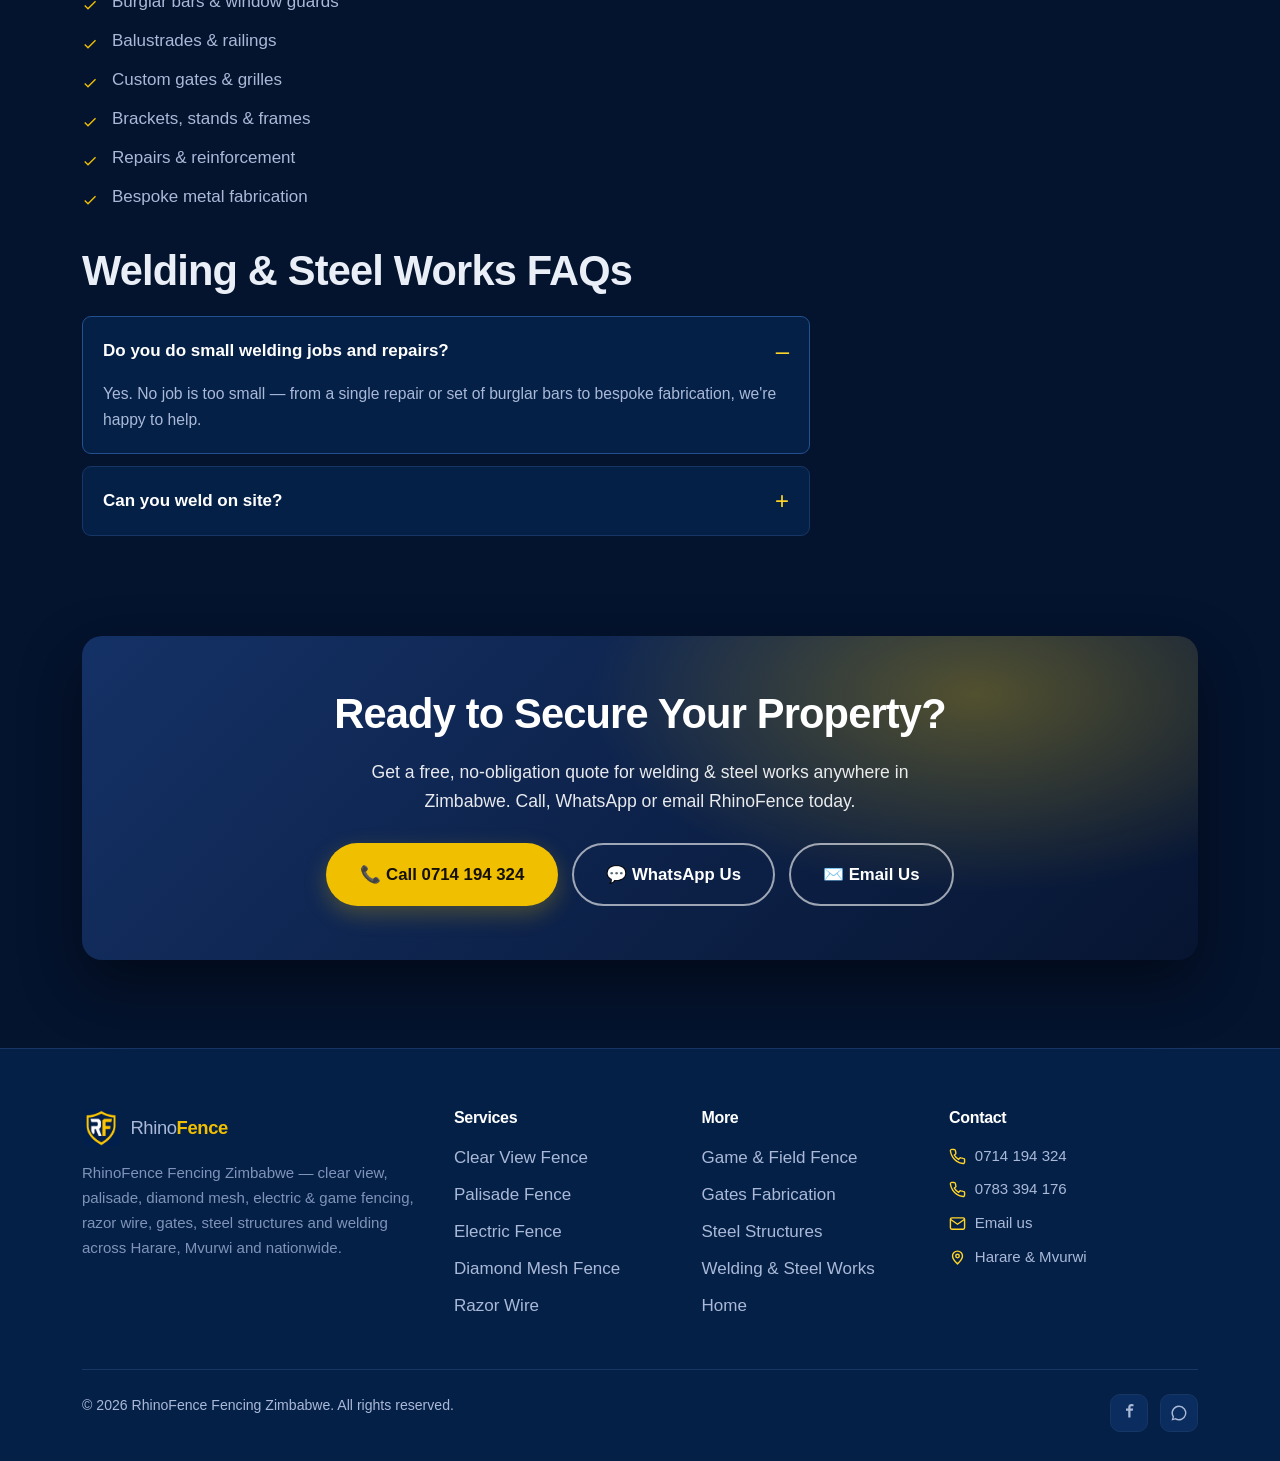
<file: services/welding-steel-works.html>
<!DOCTYPE html>
<html lang="en">
<head>
<meta charset="utf-8">
<meta name="viewport" content="width=device-width, initial-scale=1">
<meta name="theme-color" content="#081124">
<title>Welding &amp; Steel Works Zimbabwe | On-Site Fabrication &amp; Repairs — RhinoFence</title>
<meta name="description" content="General welding &amp; steel fabrication in Harare, Mvurwi &amp; nationwide — burglar bars, balustrades, repairs &amp; bespoke metalwork by RhinoFence. Free quote — 0714 194 324.">
<meta name="keywords" content="welding Zimbabwe, steel works Harare, fabrication, burglar bars, balustrades, metalwork Zimbabwe, on-site welding">
<meta name="robots" content="index, follow, max-image-preview:large">
<link rel="canonical" href="https://www.rhinofencefencingzimbabwe.co.zw/services/welding-steel-works.html">
<meta property="og:type" content="website">
<meta property="og:site_name" content="RhinoFence Fencing Zimbabwe">
<meta property="og:title" content="Welding & Steel Works — RhinoFence Fencing Zimbabwe">
<meta property="og:description" content="General welding &amp; steel fabrication in Harare, Mvurwi &amp; nationwide — burglar bars, balustrades, repairs &amp; bespoke metalwork by RhinoFence. Free quote — 0714 194 324.">
<meta property="og:url" content="https://www.rhinofencefencingzimbabwe.co.zw/services/welding-steel-works.html">
<meta property="og:locale" content="en_ZW">
<meta property="og:image" content="https://www.rhinofencefencingzimbabwe.co.zw/assets/social-card.svg">
<meta name="twitter:card" content="summary_large_image">
<meta name="twitter:title" content="Welding & Steel Works — RhinoFence Zimbabwe">
<meta name="twitter:description" content="General welding &amp; steel fabrication in Harare, Mvurwi &amp; nationwide — burglar bars, balustrades, repairs &amp; bespoke metalwork by RhinoFence. Free quote — 0714 194 324.">
<meta name="twitter:image" content="https://www.rhinofencefencingzimbabwe.co.zw/assets/social-card.svg">
<link rel="icon" href="/assets/brand/icon-192.png" type="image/png">
<link rel="apple-touch-icon" href="/assets/brand/icon-192.png">
<link rel="manifest" href="/site.webmanifest">
<link rel="stylesheet" href="/assets/styles.css?v=8">
<script type="application/ld+json">
{
  "@context": "https://schema.org",
  "@type": "Service",
  "serviceType": "Welding & Steel Works",
  "name": "Welding & Steel Works — Zimbabwe",
  "provider": {
    "@type": "GeneralContractor",
    "name": "RhinoFence Fencing Zimbabwe",
    "telephone": "+263714194324",
    "email": "rhinofencefencingzimbabwe01@gmail.com",
    "url": "https://www.rhinofencefencingzimbabwe.co.zw/"
  },
  "areaServed": [
    { "@type": "Country", "name": "Zimbabwe" },
    { "@type": "City", "name": "Harare" },
    { "@type": "City", "name": "Mvurwi" }
  ],
  "url": "https://www.rhinofencefencingzimbabwe.co.zw/services/welding-steel-works.html",
  "description": "General welding & steel fabrication in Harare, Mvurwi & nationwide — burglar bars, balustrades, repairs & bespoke metalwork by RhinoFence. Free quote — 0714 194 324."
}
</script>
<script type="application/ld+json">
{
  "@context": "https://schema.org",
  "@type": "BreadcrumbList",
  "itemListElement": [
    { "@type": "ListItem", "position": 1, "name": "Home", "item": "https://www.rhinofencefencingzimbabwe.co.zw/" },
    { "@type": "ListItem", "position": 2, "name": "Services", "item": "https://www.rhinofencefencingzimbabwe.co.zw/#services" },
    { "@type": "ListItem", "position": 3, "name": "Welding & Steel Works", "item": "https://www.rhinofencefencingzimbabwe.co.zw/services/welding-steel-works.html" }
  ]
}
</script>
<script type="application/ld+json">
{
  "@context": "https://schema.org",
  "@type": "FAQPage",
  "mainEntity": [
    {
      "@type": "Question",
      "name": "Do you do small welding jobs and repairs?",
      "acceptedAnswer": { "@type": "Answer", "text": "Yes. No job is too small — from a single repair or set of burglar bars to bespoke fabrication, we're happy to help." }
    },
    {
      "@type": "Question",
      "name": "Can you weld on site?",
      "acceptedAnswer": { "@type": "Answer", "text": "Yes. We offer mobile on-site welding for repairs and installations that can't be done in the workshop." }
    }
  ]
}
</script>
</head>
<body>

<header class="site-header">
  <div class="container nav">
    <a class="brand" href="/" aria-label="RhinoFence Fencing Zimbabwe home">
      <img src="/assets/brand/icon-192.png" width="38" height="38" alt="" aria-hidden="true">
      <span>Rhino<b>Fence</b></span>
    </a>
    <nav aria-label="Primary">
      <ul class="nav-links" id="menu">
        <li><a href="/#about">About</a></li>
        <li><a href="/#services">Services</a></li>
        <li><a href="/#industries">Industries</a></li>
        <li><a href="/#gallery">Gallery</a></li>
        <li><a href="/#process">Process</a></li>
        <li><a href="/#contact">Contact</a></li>
      </ul>
    </nav>
    <div class="nav-cta">
      <a class="btn btn--ghost" href="tel:+263714194324">Call 0714 194 324</a>
      <a class="btn btn--primary" href="/#quote">Free Quote</a>
      <button class="nav-toggle" aria-label="Toggle menu" aria-controls="menu" aria-expanded="false">
        <span></span><span></span><span></span>
      </button>
    </div>
  </div>
</header>

<main>
<section class="page-hero page-hero--photo" style="background-image: linear-gradient(180deg, rgba(5,12,30,.82) 0%, rgba(5,12,30,.62) 45%, rgba(6,13,32,.94) 100%), url('/assets/photos/welding-workshop.jpg')">
  <div class="container">
    <nav class="crumbs" aria-label="Breadcrumb">
      <a href="/">Home</a> &rsaquo; <a href="/#services">Services</a> &rsaquo; <span>Welding &amp; Steel Works</span>
    </nav>
    <p class="eyebrow">Fencing &amp; Steel Works · Zimbabwe</p>
    <h1>Welding &amp; Steel Works in Zimbabwe</h1>
    <p class="lead">General fabrication, on-site welding and repairs &mdash; from balustrades and burglar bars to bespoke metalwork, done properly.</p>
    <div class="hero-cta" style="margin-top:24px">
      <a class="btn btn--primary btn--lg" href="/#quote">Get a Free Quote</a>
      <a class="btn btn--wa btn--lg" href="https://wa.me/263714194324" target="_blank" rel="noopener">Chat on WhatsApp</a>
    </div>
  </div>
</section>

<section class="section">
  <div class="container layout-2col">
    <div class="prose">
      <p>Not every job is a fence. RhinoFence's welding and steel-works division handles the everyday and the custom &mdash; security bars, balustrades, brackets, repairs and one-off fabrication &mdash; with the same standard of workmanship we put into our fencing.</p>
      <p>Based in Harare and Mvurwi and working across Zimbabwe, we offer workshop fabrication and on-site welding for homes, businesses and industry.</p>

      <h2>Benefits of Welding &amp; Steel Works</h2>
      <div class="grid grid--2" style="margin:24px 0 8px">
        <div class="card">
          <h3>Versatile Fabrication</h3>
          <p>Burglar bars, gates, grilles, balustrades, brackets, stands and custom pieces &mdash; if it's steel, we can make it.</p>
        </div>
        <div class="card">
          <h3>On-Site Welding</h3>
          <p>Mobile welding for repairs and installations where the work can't come to the workshop.</p>
        </div>
        <div class="card">
          <h3>Quality Craftsmanship</h3>
          <p>Neat, strong welds and a proper finish &mdash; work you'll be happy to show off.</p>
        </div>
        <div class="card">
          <h3>Repairs &amp; Modifications</h3>
          <p>We fix, reinforce and modify existing steelwork, gates and structures.</p>
        </div>
      </div>

      <h3>Tell us what you need</h3>
      <p>Whether it's a set of burglar bars, a balustrade for a staircase, or a custom bracket you can't buy off the shelf, send us a photo or sketch and we'll quote to fabricate and fit it.</p>

      <h3>Where it's used</h3>
      <ul>
        <li>Burglar bars &amp; window guards</li>
        <li>Balustrades &amp; railings</li>
        <li>Custom gates &amp; grilles</li>
        <li>Brackets, stands &amp; frames</li>
        <li>Repairs &amp; reinforcement</li>
        <li>Bespoke metal fabrication</li>
      </ul>

      <h2 style="margin-top:36px">Welding &amp; Steel Works FAQs</h2>
      <div class="faq" style="margin-top:20px">
      <details open>
        <summary>Do you do small welding jobs and repairs?</summary>
        <p>Yes. No job is too small &mdash; from a single repair or set of burglar bars to bespoke fabrication, we're happy to help.</p>
      </details>
      <details>
        <summary>Can you weld on site?</summary>
        <p>Yes. We offer mobile on-site welding for repairs and installations that can't be done in the workshop.</p>
      </details>
      </div>
    </div>

    <aside>
      <div class="sidebar-cta">
        <h3>Free Welding &amp; Steel Works Quote</h3>
        <p style="font-size:.95rem">Serving Harare, Mvurwi &amp; all of Zimbabwe. Tell us about your site and we'll quote fast.</p>
        <a class="btn btn--primary" href="/#quote" style="width:100%;margin-bottom:10px">Request a Quote</a>
        <a class="btn btn--wa" href="https://wa.me/263714194324" target="_blank" rel="noopener" style="width:100%;margin-bottom:20px">WhatsApp Us</a>
        <h4 style="color:var(--white);margin:0 0 10px">Other services</h4>
        <ul>
          <li><a href="/services/clear-view-fence.html">Clear View Fence</a></li>
          <li><a href="/services/palisade-fence.html">Palisade Fence</a></li>
          <li><a href="/services/electric-fence.html">Electric Fence</a></li>
          <li><a href="/services/diamond-mesh-fence.html">Diamond Mesh Fence</a></li>
          <li><a href="/services/game-field-fence.html">Game &amp; Field Fence</a></li>
          <li><a href="/services/razor-wire.html">Razor Wire</a></li>
        </ul>
      </div>
    </aside>
  </div>
</section>

<section class="section" style="padding-top:0" id="contact">
  <div class="container">
    <div class="cta-band">
      <h2>Ready to Secure Your Property?</h2>
      <p>Get a free, no-obligation quote for welding &amp; steel works anywhere in Zimbabwe. Call, WhatsApp or email RhinoFence today.</p>
      <div class="cta-actions">
        <a class="btn btn--primary btn--lg" href="tel:+263714194324">📞 Call 0714 194 324</a>
        <a class="btn btn--ghost btn--lg" href="https://wa.me/263714194324" target="_blank" rel="noopener">💬 WhatsApp Us</a>
        <a class="btn btn--ghost btn--lg" href="mailto:rhinofencefencingzimbabwe01@gmail.com">✉️ Email Us</a>
      </div>
    </div>
  </div>
</section>
</main>

<footer class="site-footer">
  <div class="container">
    <div class="foot-grid">
      <div class="foot-about">
        <a class="brand" href="/" style="margin-bottom:14px">
          <img src="/assets/brand/icon-192.png" width="38" height="38" alt="" aria-hidden="true">
          <span>Rhino<b>Fence</b></span>
        </a>
        <p>RhinoFence Fencing Zimbabwe — clear view, palisade, diamond mesh, electric &amp; game fencing, razor wire, gates, steel structures and welding across Harare, Mvurwi and nationwide.</p>
      </div>
      <div>
        <h4>Services</h4>
        <ul>
          <li><a href="/services/clear-view-fence.html">Clear View Fence</a></li>
          <li><a href="/services/palisade-fence.html">Palisade Fence</a></li>
          <li><a href="/services/electric-fence.html">Electric Fence</a></li>
          <li><a href="/services/diamond-mesh-fence.html">Diamond Mesh Fence</a></li>
          <li><a href="/services/razor-wire.html">Razor Wire</a></li>
        </ul>
      </div>
      <div>
        <h4>More</h4>
        <ul>
          <li><a href="/services/game-field-fence.html">Game &amp; Field Fence</a></li>
          <li><a href="/services/gates-fabrication.html">Gates Fabrication</a></li>
          <li><a href="/services/steel-structures.html">Steel Structures</a></li>
          <li><a href="/services/welding-steel-works.html">Welding &amp; Steel Works</a></li>
          <li><a href="/">Home</a></li>
        </ul>
      </div>
      <div>
        <h4>Contact</h4>
        <ul class="foot-contact">
          <li><svg viewBox="0 0 24 24" fill="none" stroke="currentColor" stroke-width="2"><path d="M22 16.9v3a2 2 0 0 1-2.2 2 19.8 19.8 0 0 1-8.6-3.1 19.5 19.5 0 0 1-6-6A19.8 19.8 0 0 1 2 4.2 2 2 0 0 1 4 2h3a2 2 0 0 1 2 1.7l.7 3a2 2 0 0 1-.5 1.9L7.6 10a16 16 0 0 0 6 6l1.4-1.6a2 2 0 0 1 1.9-.5l3 .7A2 2 0 0 1 22 16.9z"/></svg> <a href="tel:+263714194324">0714 194 324</a></li>
          <li><svg viewBox="0 0 24 24" fill="none" stroke="currentColor" stroke-width="2"><path d="M22 16.9v3a2 2 0 0 1-2.2 2 19.8 19.8 0 0 1-8.6-3.1 19.5 19.5 0 0 1-6-6A19.8 19.8 0 0 1 2 4.2 2 2 0 0 1 4 2h3a2 2 0 0 1 2 1.7l.7 3a2 2 0 0 1-.5 1.9L7.6 10a16 16 0 0 0 6 6l1.4-1.6a2 2 0 0 1 1.9-.5l3 .7A2 2 0 0 1 22 16.9z"/></svg> <a href="tel:+263783394176">0783 394 176</a></li>
          <li><svg viewBox="0 0 24 24" fill="none" stroke="currentColor" stroke-width="2"><rect x="2" y="4" width="20" height="16" rx="2"/><path d="m2 6 10 7L22 6"/></svg> <a href="mailto:rhinofencefencingzimbabwe01@gmail.com">Email us</a></li>
          <li><svg viewBox="0 0 24 24" fill="none" stroke="currentColor" stroke-width="2"><path d="M12 21s7-6.3 7-11a7 7 0 1 0-14 0c0 4.7 7 11 7 11z"/><circle cx="12" cy="10" r="2.5"/></svg> Harare &amp; Mvurwi</li>
        </ul>
      </div>
    </div>
    <div class="foot-bottom">
      <p>© <span data-year>2026</span> RhinoFence Fencing Zimbabwe. All rights reserved.</p>
      <div class="social">
        <a href="https://www.facebook.com/share/1DCCPf2GQW/" target="_blank" rel="noopener" aria-label="RhinoFence on Facebook"><svg viewBox="0 0 24 24" fill="currentColor"><path d="M14 9h3l.5-3H14V4.5c0-.9.3-1.5 1.6-1.5H18V.2A22 22 0 0 0 15.4 0C12.9 0 11 1.5 11 4.2V6H8v3h3v9h3z"/></svg></a>
        <a href="https://wa.me/263714194324" target="_blank" rel="noopener" aria-label="RhinoFence on WhatsApp"><svg viewBox="0 0 24 24" fill="currentColor"><path d="M12 2a10 10 0 0 0-8.5 15.2L2 22l4.9-1.3A10 10 0 1 0 12 2zm0 18a8 8 0 0 1-4.1-1.1l-.3-.2-2.9.8.8-2.8-.2-.3A8 8 0 1 1 12 20z"/></svg></a>
      </div>
    </div>
  </div>
</footer>

<a class="fab" href="https://wa.me/263714194324" target="_blank" rel="noopener" aria-label="Chat with RhinoFence on WhatsApp">
  <svg viewBox="0 0 24 24" fill="currentColor"><path d="M12 2a10 10 0 0 0-8.5 15.2L2 22l4.9-1.3A10 10 0 1 0 12 2zm0 18a8 8 0 0 1-4.1-1.1l-.3-.2-2.9.8.8-2.8-.2-.3A8 8 0 1 1 12 20zm4.4-6c-.2-.1-1.4-.7-1.6-.8s-.4-.1-.5.1-.6.8-.8 1-.3.2-.5 0a6.5 6.5 0 0 1-3.2-2.8c-.2-.4.2-.4.6-1.2.1-.2 0-.3 0-.5s-.5-1.3-.7-1.7-.4-.4-.5-.4h-.5a1 1 0 0 0-.7.3A3 3 0 0 0 6.3 9c0 1.8 1.3 3.5 1.5 3.7s2.6 4 6.3 5.4c.9.4 1.6.6 2.1.5.6-.1 1.4-.6 1.6-1.1s.2-1 .2-1.1-.2-.2-.5-.4z"/></svg>
</a>

<script src="/assets/main.js?v=8" defer></script>
</body>
</html>
</file>
<file: assets/styles.css>
/* ==========================================================================
   RhinoFence Fencing Zimbabwe — Design System
   Lightweight, dependency-free, dark navy theme with brand gold accent (logo: #031f4d / #f0c000)
   ========================================================================== */

:root {
  /* Brand palette taken EXACTLY from the RhinoFence logo:
     navy #031f4d (header/surfaces hue), gold #f0c000 (accent) */
  --steel-900: #04132e;
  --steel-800: #052047;
  --steel-700: #0a2c5e;
  --steel-600: #123a74;
  --steel-500: #23508f;
  --line: #163765;
  --text: #eaeef6;
  --text-dim: #aab9d8;
  --text-mute: #7f93b8;
  --accent: #f0c000;      /* logo gold, exact */
  --accent-2: #ffd428;
  --accent-dark: #b38f00;
  --green: #2fbf71;       /* trust / go */
  --white: #ffffff;
  --radius: 14px;
  --radius-sm: 9px;
  --shadow: 0 10px 30px rgba(0, 0, 0, 0.35);
  --shadow-lg: 0 24px 60px rgba(0, 0, 0, 0.45);
  --maxw: 1160px;
  --font: -apple-system, BlinkMacSystemFont, "Segoe UI", Roboto, Helvetica,
    Arial, sans-serif, "Apple Color Emoji", "Segoe UI Emoji";
}

* { box-sizing: border-box; }

html { scroll-behavior: smooth; -webkit-text-size-adjust: 100%; }

body {
  margin: 0;
  font-family: var(--font);
  background: var(--steel-900);
  color: var(--text);
  line-height: 1.65;
  font-size: 17px;
  overflow-x: hidden;
}

img { max-width: 100%; height: auto; display: block; }

a { color: var(--accent-2); text-decoration: none; transition: color .15s ease; }
a:hover { color: var(--accent); }

h1, h2, h3, h4 { line-height: 1.15; margin: 0 0 .5em; font-weight: 800; letter-spacing: -0.02em; }
h1 { font-size: clamp(2.1rem, 5vw, 3.6rem); }
h2 { font-size: clamp(1.7rem, 3.5vw, 2.6rem); }
h3 { font-size: 1.28rem; }
p { margin: 0 0 1rem; color: var(--text-dim); }

.container { width: 100%; max-width: var(--maxw); margin: 0 auto; padding: 0 22px; }

.eyebrow {
  display: inline-flex; align-items: center; gap: .5rem;
  font-size: .8rem; font-weight: 700; letter-spacing: .14em;
  text-transform: uppercase; color: var(--accent-2);
  margin-bottom: 1rem;
}
.eyebrow::before { content: ""; width: 26px; height: 2px; background: var(--accent); display: inline-block; }

.section { padding: 88px 0; position: relative; }
.section--tight { padding: 60px 0; }
.section-head { max-width: 720px; margin-bottom: 48px; }
.section-head.center { margin-left: auto; margin-right: auto; text-align: center; }
.section-head p { font-size: 1.08rem; }

/* ---------- Buttons ---------- */
.btn {
  display: inline-flex; align-items: center; justify-content: center; gap: .55rem;
  padding: 14px 26px; border-radius: 999px; font-weight: 700; font-size: 1rem;
  cursor: pointer; border: 2px solid transparent; transition: all .18s ease;
  white-space: nowrap;
}
.btn--primary { background: var(--accent); color: #141003; box-shadow: 0 8px 22px rgba(245, 196, 0, .25); }
.btn--primary:hover { background: var(--accent-2); color: #141003; transform: translateY(-2px); }
.btn--ghost { background: transparent; color: var(--text); border-color: var(--steel-500); }
.btn--ghost:hover { border-color: var(--accent); color: var(--accent-2); }
.btn--wa { background: var(--green); color: #05230f; box-shadow: 0 8px 22px rgba(47, 191, 113, .3); }
.btn--wa:hover { background: #37d380; color: #05230f; transform: translateY(-2px); }
.btn--blue {
  background: var(--steel-600); color: var(--white);
  border-color: var(--steel-500); box-shadow: 0 8px 22px rgba(0, 0, 0, .3);
}
.btn--blue:hover { background: var(--steel-500); border-color: var(--accent); color: var(--white); transform: translateY(-2px); }
.btn--blue svg { width: 19px; height: 19px; }
.btn--lg { padding: 16px 32px; font-size: 1.05rem; }

/* ---------- Header ---------- */
.site-header {
  position: sticky; top: 0; z-index: 50;
  background: rgba(3, 31, 77, .88);
  backdrop-filter: saturate(140%) blur(12px);
  border-bottom: 1px solid var(--line);
}
.nav { display: flex; align-items: center; justify-content: space-between; height: 72px; }
.brand { display: flex; align-items: center; gap: .65rem; font-weight: 800; font-size: 1.15rem; color: var(--white); letter-spacing: -.02em; }
.brand:hover { color: var(--white); }
.brand svg, .brand img { width: 38px; height: 38px; flex: none; border-radius: 8px; }
.brand span b { color: var(--accent); }
.nav-links { display: flex; align-items: center; gap: 26px; list-style: none; margin: 0; padding: 0; }
.nav-links a { color: var(--text-dim); font-weight: 600; font-size: .96rem; }
.nav-links a:hover { color: var(--white); }
.nav-cta { display: flex; align-items: center; gap: 12px; }
.nav-toggle { display: none; background: none; border: 0; cursor: pointer; padding: 8px; }
.nav-toggle span { display: block; width: 24px; height: 2px; background: var(--text); margin: 5px 0; transition: .2s; }

/* ---------- Hero ---------- */
.hero {
  position: relative; padding: 92px 0 84px; overflow: hidden;
  background:
    radial-gradient(1100px 520px at 78% -8%, rgba(245, 196, 0, .14), transparent 60%),
    radial-gradient(900px 500px at 10% 110%, rgba(47, 191, 113, .08), transparent 55%),
    linear-gradient(180deg, var(--steel-800), var(--steel-900));
}
.hero::after {
  content: ""; position: absolute; inset: 0; pointer-events: none; opacity: .5;
  background-image:
    linear-gradient(var(--line) 1px, transparent 1px),
    linear-gradient(90deg, var(--line) 1px, transparent 1px);
  background-size: 46px 46px;
  -webkit-mask-image: radial-gradient(700px 400px at 75% 20%, #000, transparent 75%);
  mask-image: radial-gradient(700px 400px at 75% 20%, #000, transparent 75%);
}
.hero .container { position: relative; z-index: 2; }
.hero-grid { display: grid; grid-template-columns: 1.15fr .85fr; gap: 54px; align-items: center; }
.hero h1 span { color: var(--accent); }
.hero .lead { font-size: 1.22rem; color: var(--text-dim); max-width: 560px; }
.hero-cta { display: flex; flex-wrap: wrap; gap: 14px; margin: 30px 0 22px; }
.hero-trust { display: flex; flex-wrap: wrap; gap: 22px; color: var(--text-mute); font-size: .92rem; font-weight: 600; }
.hero-trust span { display: inline-flex; align-items: center; gap: .45rem; }
.hero-trust svg { width: 18px; height: 18px; color: var(--green); }

.hero-card {
  background: linear-gradient(160deg, var(--steel-700), var(--steel-800));
  border: 1px solid var(--line); border-radius: var(--radius);
  padding: 28px; box-shadow: var(--shadow-lg);
}
.hero-card h3 { color: var(--white); margin-bottom: 6px; }
.hero-card .muted { color: var(--text-mute); font-size: .9rem; margin-bottom: 20px; }
.quote-field { margin-bottom: 14px; }
.quote-field label { display: block; font-size: .82rem; font-weight: 700; color: var(--text-dim); margin-bottom: 6px; }
.quote-field input, .quote-field select, .quote-field textarea {
  width: 100%; padding: 12px 14px; background: var(--steel-900);
  border: 1px solid var(--steel-500); border-radius: var(--radius-sm);
  color: var(--text); font-size: .96rem; font-family: inherit;
}
.quote-field input:focus, .quote-field select:focus, .quote-field textarea:focus {
  outline: none; border-color: var(--accent); box-shadow: 0 0 0 3px rgba(245, 196, 0, .22);
}
.quote-field textarea { resize: vertical; min-height: 74px; }

/* ---------- Photo hero variant ---------- */
.hero--photo {
  background:
    linear-gradient(180deg, rgba(3, 22, 52, .76) 0%, rgba(3, 22, 52, .48) 45%, rgba(4, 19, 46, .93) 100%),
    url("/assets/photos/razor-wire-boundary-wall.jpg") center 58% / cover no-repeat,
    var(--steel-900);
}
.hero--photo::after { display: none; }

/* ---------- Hero carousel: photos shown CLEAR in their own frame ---------- */
.carousel {
  position: relative; border-radius: var(--radius); overflow: hidden;
  border: 1px solid var(--line); box-shadow: var(--shadow-lg);
  aspect-ratio: 4 / 3; background: var(--steel-800);
}
.c-slide {
  position: absolute; inset: 0; width: 100%; height: 100%;
  object-fit: cover; opacity: 0; transition: opacity 1s ease;
}
.c-slide.active { opacity: 1; }
.c-label {
  position: absolute; left: 14px; bottom: 14px; z-index: 3;
  background: rgba(3, 31, 77, .85); border: 1px solid var(--steel-500);
  color: var(--white); font-weight: 700; font-size: .92rem;
  padding: 8px 15px; border-radius: 999px; backdrop-filter: blur(6px);
}
.c-label b { color: var(--accent); }
.c-dots {
  position: absolute; right: 14px; bottom: 18px; z-index: 3;
  display: flex; gap: 7px;
}
.c-dot {
  width: 9px; height: 9px; border-radius: 50%; border: 0; padding: 0;
  background: rgba(255, 255, 255, .45); cursor: pointer; transition: all .25s ease;
}
.c-dot.active { background: var(--accent); width: 22px; border-radius: 999px; }

/* ---------- Marquee / stats ---------- */
.stat-strip { background: var(--steel-800); border-top: 1px solid var(--line); border-bottom: 1px solid var(--line); }
.stat-grid { display: grid; grid-template-columns: repeat(4, 1fr); gap: 20px; padding: 34px 0; }
.stat { text-align: center; }
.stat b { display: block; font-size: 2.1rem; color: var(--white); font-weight: 800; letter-spacing: -.02em; }
.stat span { color: var(--text-mute); font-size: .9rem; font-weight: 600; }

/* ---------- Services grid ---------- */
.grid { display: grid; gap: 22px; }
.grid--3 { grid-template-columns: repeat(3, 1fr); }
.grid--2 { grid-template-columns: repeat(2, 1fr); }

.card {
  background: linear-gradient(165deg, var(--steel-700), var(--steel-800));
  border: 1px solid var(--line); border-radius: var(--radius);
  padding: 28px; transition: transform .2s ease, border-color .2s ease, box-shadow .2s ease;
  position: relative; display: flex; flex-direction: column;
}
.card:hover { transform: translateY(-4px); border-color: var(--steel-500); box-shadow: var(--shadow); }
.card--media { padding: 0; overflow: hidden; }
.card--media .card-body { padding: 22px 24px 26px; display: flex; flex-direction: column; flex: 1; }
.card-img {
  width: 100%; aspect-ratio: 8 / 5; object-fit: cover; display: block;
  border-bottom: 1px solid var(--line);
  transition: transform .35s ease;
}
.card--media:hover .card-img { transform: scale(1.04); }
.card .ico {
  width: 52px; height: 52px; border-radius: 12px; display: grid; place-items: center;
  background: rgba(245, 196, 0, .12); color: var(--accent-2); margin-bottom: 18px;
}
.card .ico svg { width: 28px; height: 28px; }
.card h3 { color: var(--white); }
.card h3 a { color: var(--white); }
.card h3 a:hover { color: var(--accent-2); }
.card p { font-size: .98rem; margin-bottom: 16px; }
.card .more { margin-top: auto; font-weight: 700; font-size: .92rem; color: var(--accent-2); display: inline-flex; align-items: center; gap: .35rem; }
.card .more svg { width: 16px; height: 16px; transition: transform .18s ease; }
.card:hover .more svg { transform: translateX(3px); }

/* ---------- Feature / why ---------- */
.split { display: grid; grid-template-columns: 1fr 1fr; gap: 54px; align-items: center; }
.feature-list { list-style: none; padding: 0; margin: 22px 0 0; display: grid; gap: 16px; }
.feature-list li { display: flex; gap: 14px; align-items: flex-start; }
.feature-list .fico {
  flex: none; width: 40px; height: 40px; border-radius: 10px; display: grid; place-items: center;
  background: rgba(47, 191, 113, .12); color: var(--green);
}
.feature-list .fico svg { width: 22px; height: 22px; }
.feature-list h4 { margin: 2px 0 3px; color: var(--white); font-size: 1.05rem; }
.feature-list p { margin: 0; font-size: .95rem; }

.panel {
  background: linear-gradient(160deg, var(--steel-700), var(--steel-800));
  border: 1px solid var(--line); border-radius: var(--radius); padding: 34px;
  box-shadow: var(--shadow);
}

/* ---------- Showcase ---------- */
.showcase-grid { display: grid; grid-template-columns: repeat(3, 1fr); gap: 22px; }
.showcase-grid figure {
  margin: 0; border: 1px solid var(--line); border-radius: var(--radius);
  overflow: hidden; background: var(--steel-800); transition: transform .2s ease, border-color .2s ease;
}
.showcase-grid figure:hover { transform: translateY(-4px); border-color: var(--steel-500); }
.showcase-grid img { width: 100%; aspect-ratio: 16 / 10; object-fit: cover; display: block; }
.showcase-grid figcaption { padding: 15px 19px; font-size: .93rem; color: var(--text-dim); font-weight: 600; }

/* ---------- Industries ---------- */
.ind-grid { display: grid; grid-template-columns: repeat(4, 1fr); gap: 16px; }
.ind {
  display: flex; align-items: center; gap: 12px;
  background: linear-gradient(160deg, var(--steel-700), var(--steel-800));
  border: 1px solid var(--line); border-radius: var(--radius-sm);
  padding: 16px 18px; font-weight: 700; color: var(--text);
  transition: transform .18s ease, border-color .18s ease;
}
.ind:hover { transform: translateY(-3px); border-color: var(--accent); }
.ind span.emoji { font-size: 1.45rem; }

/* ---------- Motto ---------- */
.motto { font-weight: 800; letter-spacing: .06em; color: var(--white); font-size: 1.05rem; }
.motto b { color: var(--accent); }

/* ---------- Floating utilities ---------- */
.to-top {
  position: fixed; right: 20px; bottom: 92px; z-index: 60;
  width: 46px; height: 46px; border-radius: 12px; border: 1px solid var(--line);
  background: var(--steel-700); color: var(--text); display: grid; place-items: center;
  cursor: pointer; opacity: 0; pointer-events: none; transition: opacity .25s ease, transform .18s ease;
}
.to-top.show { opacity: 1; pointer-events: auto; }
.to-top:hover { transform: translateY(-3px); border-color: var(--accent); color: var(--accent-2); }
.to-top svg { width: 20px; height: 20px; }
.call-fab { display: none; }
@media (max-width: 640px) {
  /* one tidy floating stack, bottom-right: WhatsApp below, Call above */
  .call-fab {
    display: grid; place-items: center; position: fixed; right: 20px; bottom: 86px; z-index: 60;
    width: 52px; height: 52px; border-radius: 50%; background: var(--accent); color: #141003;
    box-shadow: 0 10px 26px rgba(240, 192, 0, .4);
  }
  .call-fab svg { width: 24px; height: 24px; }
  .fab { width: 52px; height: 52px; }
  .fab svg { width: 26px; height: 26px; }
  .to-top { display: none; }
}

/* ---------- Process ---------- */
.steps { display: grid; grid-template-columns: repeat(4, 1fr); gap: 34px 22px; counter-reset: step; }
.step { position: relative; padding-top: 8px; }
.step .num {
  width: 46px; height: 46px; border-radius: 12px; display: grid; place-items: center;
  background: var(--accent); color: #141003; font-weight: 800; font-size: 1.15rem; margin-bottom: 16px;
}
.step h4 { color: var(--white); margin-bottom: 6px; }
.step p { font-size: .95rem; margin: 0; }

/* ---------- Locations ---------- */
.loc-grid { display: grid; grid-template-columns: 1fr 1fr; gap: 22px; }
.loc {
  background: linear-gradient(160deg, var(--steel-700), var(--steel-800));
  border: 1px solid var(--line); border-radius: var(--radius); padding: 28px;
}
.loc h3 { color: var(--white); display: flex; align-items: center; gap: .5rem; }
.loc h3 svg { width: 22px; height: 22px; color: var(--accent-2); }
.loc address { font-style: normal; color: var(--text-dim); margin: 8px 0 14px; }
.loc .tel { font-weight: 700; color: var(--white); }

/* ---------- CTA band ---------- */
.cta-band {
  background:
    radial-gradient(620px 320px at 80% 18%, rgba(245, 196, 0, .3), transparent 62%),
    linear-gradient(135deg, #143166, #071531);
  border-radius: 20px; padding: 54px 44px; text-align: center; box-shadow: var(--shadow-lg);
}
.cta-band h2 { color: #fff; }
.cta-band p { color: rgba(255, 255, 255, .9); max-width: 620px; margin: 0 auto 26px; font-size: 1.1rem; }
.cta-band .btn--primary { background: var(--accent); color: #141003; }
.cta-band .btn--primary:hover { background: var(--accent-2); }
.cta-band .btn--ghost { border-color: rgba(255, 255, 255, .6); color: #fff; }
.cta-band .btn--ghost:hover { border-color: #fff; color: #fff; background: rgba(255,255,255,.08); }
.cta-actions { display: flex; gap: 14px; justify-content: center; flex-wrap: wrap; }

/* ---------- FAQ ---------- */
.faq { max-width: 820px; margin: 0 auto; }
.faq details {
  border: 1px solid var(--line); border-radius: var(--radius-sm); padding: 4px 20px;
  margin-bottom: 12px; background: var(--steel-800); transition: border-color .2s;
}
.faq details[open] { border-color: var(--steel-500); }
.faq summary {
  cursor: pointer; font-weight: 700; color: var(--white); padding: 16px 0; list-style: none;
  display: flex; justify-content: space-between; align-items: center; gap: 1rem;
}
.faq summary::-webkit-details-marker { display: none; }
.faq summary::after { content: "+"; font-size: 1.5rem; color: var(--accent-2); font-weight: 400; line-height: 1; }
.faq details[open] summary::after { content: "–"; }
.faq details p { margin: 0 0 16px; font-size: .98rem; }

/* ---------- Footer ---------- */
.site-footer { background: var(--steel-800); border-top: 1px solid var(--line); padding: 60px 0 28px; }
.foot-grid { display: grid; grid-template-columns: 1.6fr 1fr 1fr 1.2fr; gap: 40px; margin-bottom: 40px; }
.foot-grid h4 { color: var(--white); font-size: 1rem; margin-bottom: 16px; }
.foot-grid ul { list-style: none; padding: 0; margin: 0; }
.foot-grid li { margin-bottom: 9px; }
.foot-grid a { color: var(--text-dim); font-weight: 500; }
.foot-grid a:hover { color: var(--accent-2); }
.foot-about p { color: var(--text-mute); font-size: .94rem; }
.foot-contact li { color: var(--text-dim); display: flex; gap: .55rem; align-items: flex-start; font-size: .94rem; }
.foot-contact svg { width: 17px; height: 17px; color: var(--accent-2); flex: none; margin-top: 4px; }
.foot-bottom {
  border-top: 1px solid var(--line); padding-top: 24px;
  display: flex; justify-content: space-between; align-items: center; gap: 16px; flex-wrap: wrap;
  color: var(--text-mute); font-size: .88rem;
}
.social { display: flex; gap: 12px; }
.social a { width: 38px; height: 38px; border-radius: 10px; display: grid; place-items: center; background: var(--steel-700); color: var(--text-dim); border: 1px solid var(--line); }
.social a:hover { color: var(--white); border-color: var(--accent); }
.social svg { width: 18px; height: 18px; }

/* ---------- Floating WhatsApp ---------- */
.fab {
  position: fixed; right: 20px; bottom: 20px; z-index: 60;
  width: 58px; height: 58px; border-radius: 50%; background: var(--green);
  display: grid; place-items: center; box-shadow: 0 10px 26px rgba(47, 191, 113, .45);
  transition: transform .18s ease;
}
.fab:hover { transform: scale(1.07); }
.fab svg { width: 30px; height: 30px; color: #05230f; }

/* ---------- Breadcrumbs / page hero ---------- */
.page-hero { padding: 60px 0 44px; background: linear-gradient(180deg, var(--steel-800), var(--steel-900)); border-bottom: 1px solid var(--line); position: relative; }
.page-hero--photo {
  padding: 84px 0 64px;
  background-size: cover !important;
  background-position: center 70% !important;
  background-repeat: no-repeat !important;
}
.crumbs { font-size: .88rem; color: var(--text-mute); margin-bottom: 16px; }
.crumbs a { color: var(--text-dim); }
.crumbs a:hover { color: var(--accent-2); }
.page-hero h1 { max-width: 780px; }
.page-hero .lead { font-size: 1.15rem; color: var(--text-dim); max-width: 680px; }

/* ---------- Prose (service pages) ---------- */
.prose { max-width: 760px; }
.prose h2 { margin-top: 8px; }
.prose h3 { color: var(--white); margin-top: 32px; }
.prose ul { padding-left: 0; list-style: none; margin: 0 0 20px; }
.prose ul li { position: relative; padding-left: 30px; margin-bottom: 11px; color: var(--text-dim); }
.prose ul li::before {
  content: ""; position: absolute; left: 0; top: 9px; width: 16px; height: 16px;
  background: var(--accent); border-radius: 4px;
  -webkit-mask: url("data:image/svg+xml,%3Csvg xmlns='http://www.w3.org/2000/svg' viewBox='0 0 24 24'%3E%3Cpath fill='%23000' d='M9 16.2 4.8 12l-1.4 1.4L9 19 21 7l-1.4-1.4z'/%3E%3C/svg%3E") center/contain no-repeat;
  mask: url("data:image/svg+xml,%3Csvg xmlns='http://www.w3.org/2000/svg' viewBox='0 0 24 24'%3E%3Cpath fill='%23000' d='M9 16.2 4.8 12l-1.4 1.4L9 19 21 7l-1.4-1.4z'/%3E%3C/svg%3E") center/contain no-repeat;
}
.sidebar-cta {
  background: linear-gradient(160deg, var(--steel-700), var(--steel-800));
  border: 1px solid var(--line); border-radius: var(--radius); padding: 26px; position: sticky; top: 92px;
}
.sidebar-cta h3 { color: var(--white); }
.sidebar-cta ul { list-style: none; padding: 0; margin: 0 0 18px; }
.sidebar-cta li { padding: 8px 0; border-bottom: 1px solid var(--line); color: var(--text-dim); font-size: .95rem; }
.sidebar-cta li:last-child { border: 0; }
.layout-2col { display: grid; grid-template-columns: 1fr 340px; gap: 48px; align-items: start; }

.chips { display: flex; flex-wrap: wrap; gap: 10px; margin-top: 22px; }
.chip { padding: 8px 15px; border-radius: 999px; background: var(--steel-700); border: 1px solid var(--line); font-size: .86rem; font-weight: 600; color: var(--text-dim); }

/* ---------- Responsive ---------- */
@media (max-width: 960px) {
  .nav-cta .btn { padding: 11px 18px; font-size: .93rem; }
  .hero-grid, .split, .layout-2col { grid-template-columns: 1fr; gap: 36px; }
  .hero-grid .carousel { order: -1; }
  .grid--3 { grid-template-columns: repeat(2, 1fr); }
  .ind-grid { grid-template-columns: repeat(3, 1fr); }
  .steps { grid-template-columns: repeat(2, 1fr); }
  .stat-grid { grid-template-columns: repeat(2, 1fr); gap: 26px; }
  .foot-grid { grid-template-columns: 1fr 1fr; gap: 30px; }
  .sidebar-cta { position: static; }
}
@media (max-width: 640px) {
  body { font-size: 16px; }
  .section { padding: 62px 0; }
  .hero { padding: 34px 0 56px; }
  .hero-grid { gap: 28px; }
  .grid--3, .grid--2, .loc-grid, .showcase-grid { grid-template-columns: 1fr; }
  .ind-grid { grid-template-columns: repeat(2, 1fr); }
  .nav-links, .nav-cta .btn--ghost { display: none; }
  .nav-toggle { display: block; }
  .nav { gap: 10px; }
  .brand { font-size: 1.02rem; flex-shrink: 1; min-width: 0; }
  .brand span { white-space: nowrap; }
  .nav-cta { gap: 8px; flex-shrink: 0; }
  .nav-cta .btn--primary { padding: 9px 16px; font-size: .88rem; }
  .nav-links.open {
    display: flex; flex-direction: column; position: absolute; top: 72px; left: 0; right: 0;
    background: var(--steel-800); border-bottom: 1px solid var(--line); padding: 18px 22px; gap: 8px;
  }
  .nav-links.open a { padding: 10px 0; width: 100%; border-bottom: 1px solid var(--line); }
  .cta-band { padding: 40px 24px; }
  .foot-grid { grid-template-columns: 1fr; }
  .hero-trust { gap: 14px; }
}

@media (prefers-reduced-motion: reduce) {
  * { animation: none !important; transition: none !important; scroll-behavior: auto !important; }
}
</file>
